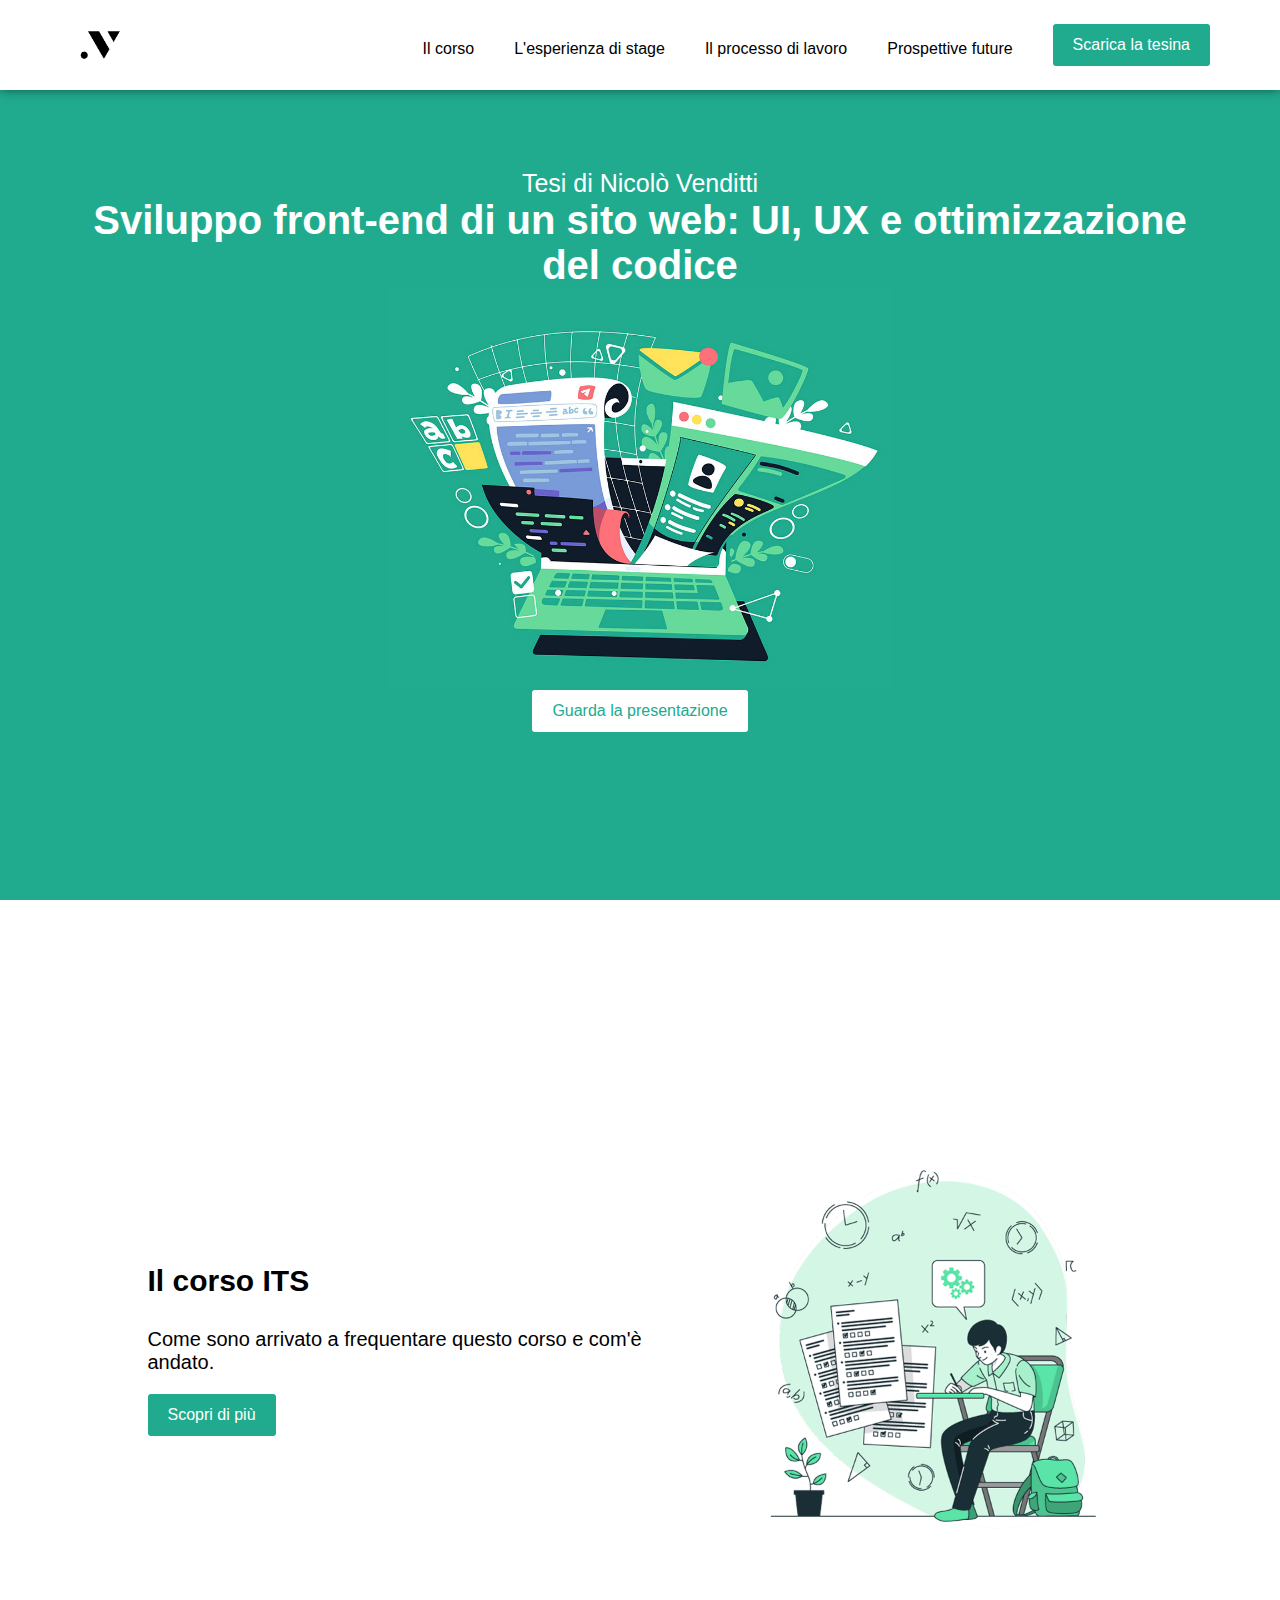
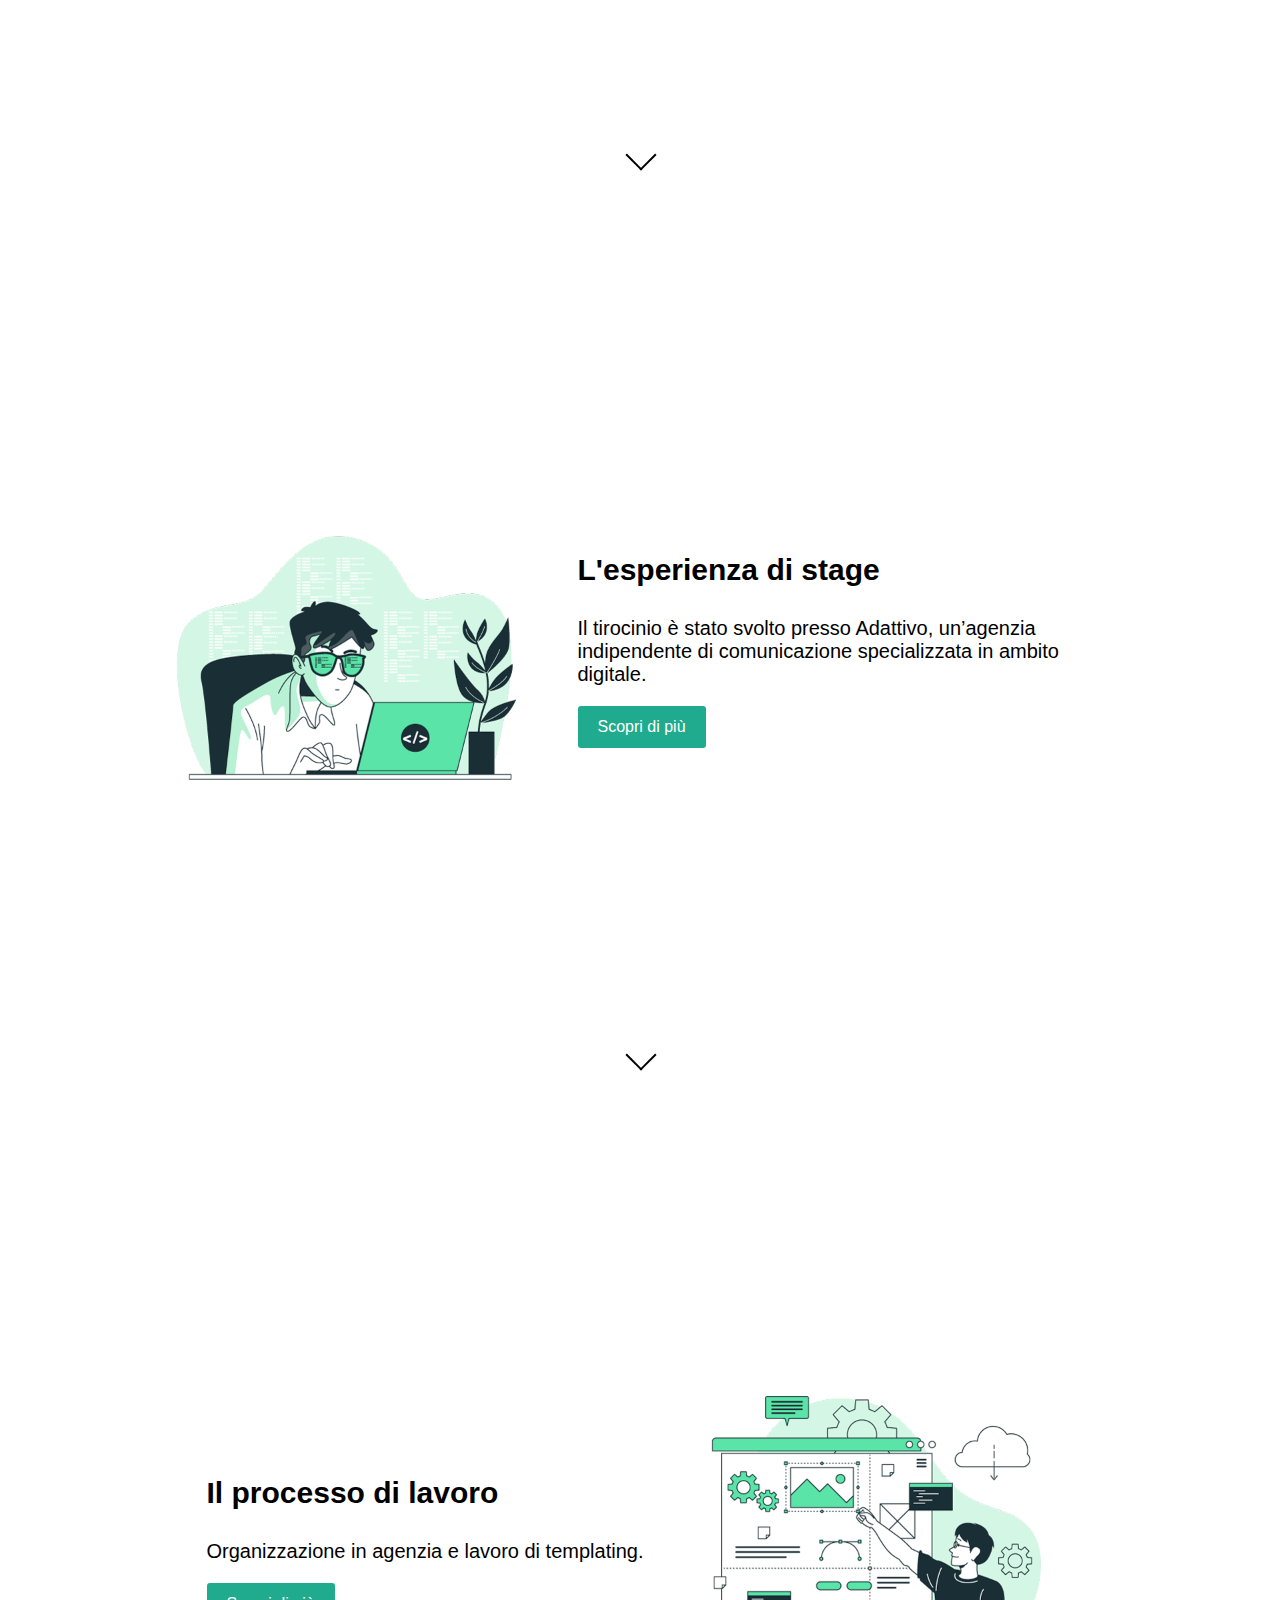
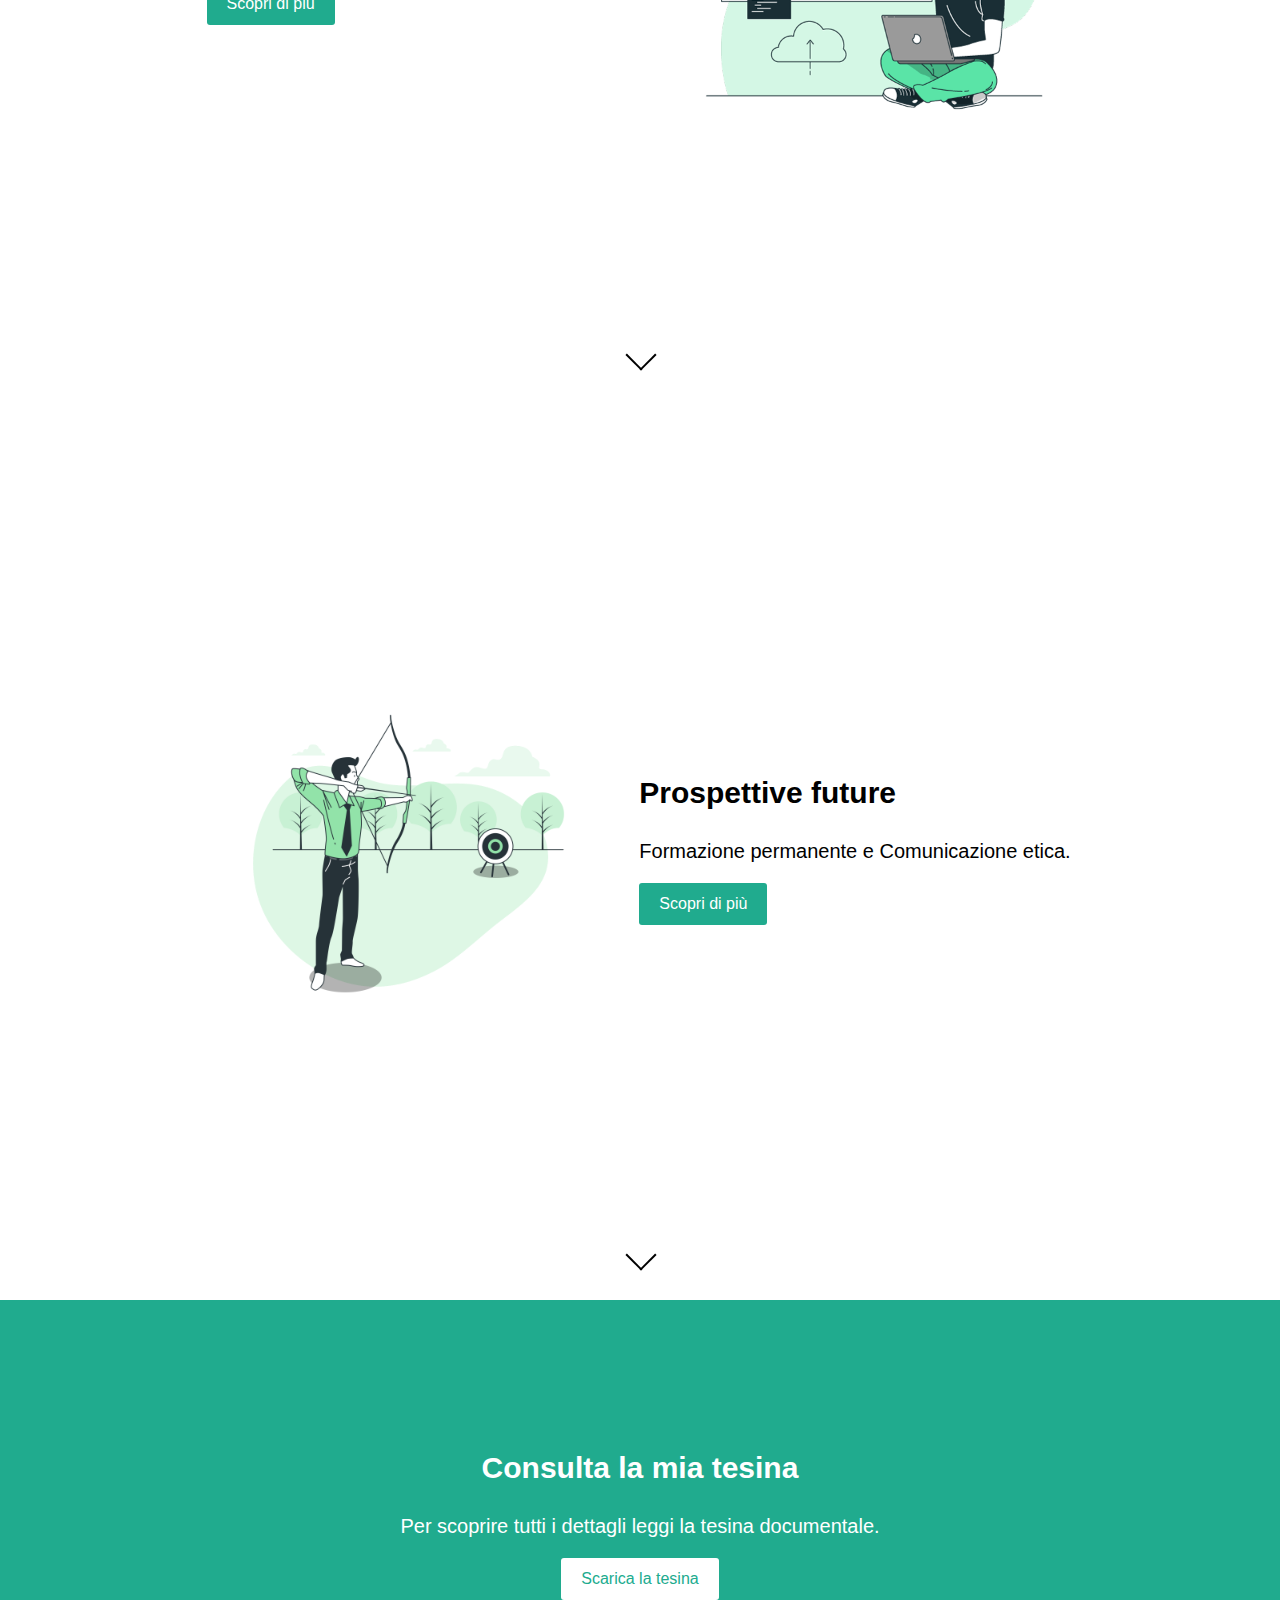
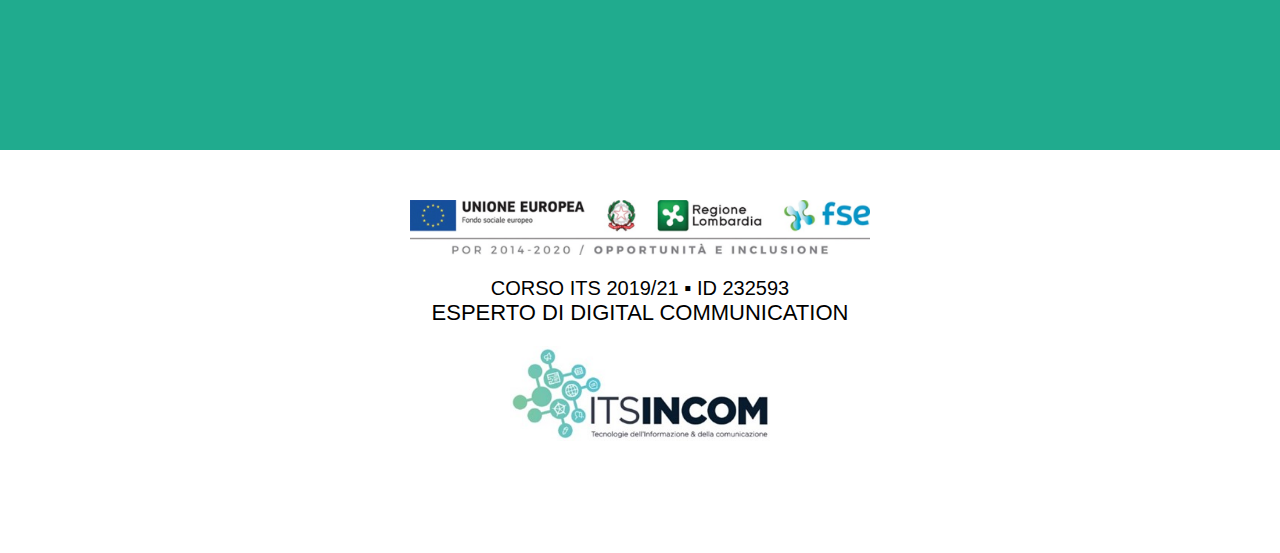
<file: index.html>
<!DOCTYPE html>
<html lang="it">
  <head>
    <meta charset="UTF-8" />
    <meta http-equiv="X-UA-Compatible" content="IE=edge" />
    <meta name="viewport" content="width=device-width, initial-scale=1.0" />
    <title>Tesi Nicolò Venditti</title>
    <link rel="stylesheet" href="styles/style.css" />
    <link rel="icon" type="image/png" href="/img/monogramma.png" />
  </head>
  <body class="home">
    <header class="main-header">
      <span class="dark-bg"></span>
      <div class="bg-white">
        <div class="container">
          <nav class="navbar">
            <div class="nav-menu">
              <div class="nav-link-wrapper">
                <a class="nav-link menu-toggler" href="#corso">Il corso</a>
              </div>
              <div class="nav-link-wrapper">
                <a class="nav-link menu-toggler" href="#stage">
                  L'esperienza di stage
                </a>
              </div>
              <div class="nav-link-wrapper">
                <a class="nav-link menu-toggler" href="#processo">
                  Il processo di lavoro
                </a>
              </div>
              <div class="nav-link-wrapper">
                <a class="nav-link menu-toggler" href="#futuro">
                  Prospettive future
                </a>
              </div>
              <a
                type="button"
                href="doc/Tesina DCOM 2021 NIcolò Venditti.pdf"
                target="_blank"
                class="link menu-toggler btn nav-btn"
              >
                Scarica la tesina
              </a>
            </div>
            <div class="nav-buttons">
              <a class="img-link" href="/">
                <img
                  class="navbar-logo"
                  src="/img/monogramma.png"
                  alt="Monogramma Nicolò Venditti"
                />
              </a>
              <button class="burger-icon menu-toggler">
                <span class="line top-line"></span>
                <span class="line middle-line"></span>
                <span class="line bottom-line"></span>
              </button>
            </div>
          </nav>
        </div>
      </div>
    </header>
    <main>
      <section class="hero">
        <div class="container">
          <h3 class="h3">Tesi di Nicolò Venditti</h3>
          <h1 class="h1">
            Sviluppo front-end di un sito web: UI, UX e ottimizzazione del
            codice
          </h1>
          <img src="img/img-hero.jpg" alt="PC" />
          <a type="button" href="#corso" class="link btn inverted centered">
            Guarda la presentazione</a
          >
        </div>
      </section>
      <section class="corso" id="corso">
        <div class="container">
          <div class="row">
            <div class="col order-2 order-1-desktop">
              <div class="text-wrapper">
                <h2 class="h2">Il corso ITS</h2>
                <p>
                  Come sono arrivato a frequentare questo corso e com'è andato.
                </p>
                <a type="button" href="corso/" class="link btn">
                  Scopri di più
                </a>
              </div>
            </div>
            <div class="col order-1 order-2-desktop">
              <img src="./img/img-corso.png" alt="Studente corso ITS." />
            </div>
          </div>
          <a href="#stage" class="down-arrow"></a>
        </div>
      </section>
      <section class="stage" id="stage">
        <div class="container">
          <div class="row">
            <div class="col">
              <img
                src="./img/img-stage.png"
                alt="Sviluppatore durante un lavoro."
              />
            </div>
            <div class="col">
              <div class="text-wrapper">
                <h2 class="h2">L'esperienza di stage</h2>
                <p>
                  Il tirocinio è stato svolto presso Adattivo, un’agenzia
                  indipendente di comunicazione specializzata in ambito
                  digitale.
                </p>
                <a type="button" href="/stage/" class="link btn">
                  Scopri di più
                </a>
              </div>
            </div>
          </div>
          <a href="#processo" class="down-arrow"></a>
        </div>
      </section>
      <section class="processo" id="processo">
        <div class="container">
          <div class="row">
            <div class="col order-2 order-1-desktop">
              <div class="text-wrapper">
                <h2 class="h2">Il processo di lavoro</h2>
                <p>Organizzazione in agenzia e lavoro di templating.</p>
                <a type="button" href="/processo/" class="link btn">
                  Scopri di più
                </a>
              </div>
            </div>
            <div class="col order-1 order-2-desktop">
              <img src="./img/img-processo.png" alt="Processo di lavoro." />
            </div>
          </div>
          <a href="#futuro" class="down-arrow"></a>
        </div>
      </section>
      <section class="futuro" id="futuro">
        <div class="container">
          <div class="row">
            <div class="col">
              <img src="./img/Target-bro.png" alt="Prospettive future" />
            </div>
            <div class="col">
              <div class="text-wrapper">
                <h2 class="h2">Prospettive future</h2>
                <p>Formazione permanente e Comunicazione etica.</p>
                <a type="button" href="/prospettive/" class="link btn">
                  Scopri di più
                </a>
              </div>
            </div>
          </div>
          <a href="#cta" class="down-arrow"></a>
        </div>
      </section>
      <section class="cta" id="cta">
        <div class="container">
          <h2 class="h2">Consulta la mia tesina</h2>
          <p>Per scoprire tutti i dettagli leggi la tesina documentale.</p>
          <a
            type="button"
            href="doc/Tesina DCOM 2021 NIcolò Venditti.pdf"
            target="_blank"
            class="link btn inverted centered"
          >
            Scarica la tesina</a
          >
        </div>
      </section>
    </main>
    <footer>
      <div class="container">
        <img src="img/loghi-partner.jpg" alt="Loghi partner" />
        <h5 class="h5">CORSO ITS 2019/21 ▪ ID 232593</h5>
        <h4 class="h4">ESPERTO DI DIGITAL COMMUNICATION</h4>
        <div class="dcom">
          <img src="img/logo-dcom.jpg" alt="Logo DCOM" />
        </div>
      </div>
    </footer>
    <script
      src="https://code.jquery.com/jquery-3.6.0.min.js"
      integrity="sha256-/xUj+3OJU5yExlq6GSYGSHk7tPXikynS7ogEvDej/m4="
      crossorigin="anonymous"
    ></script>
    <script src="js/navMenu.js"></script>
  </body>
</html>
</file>
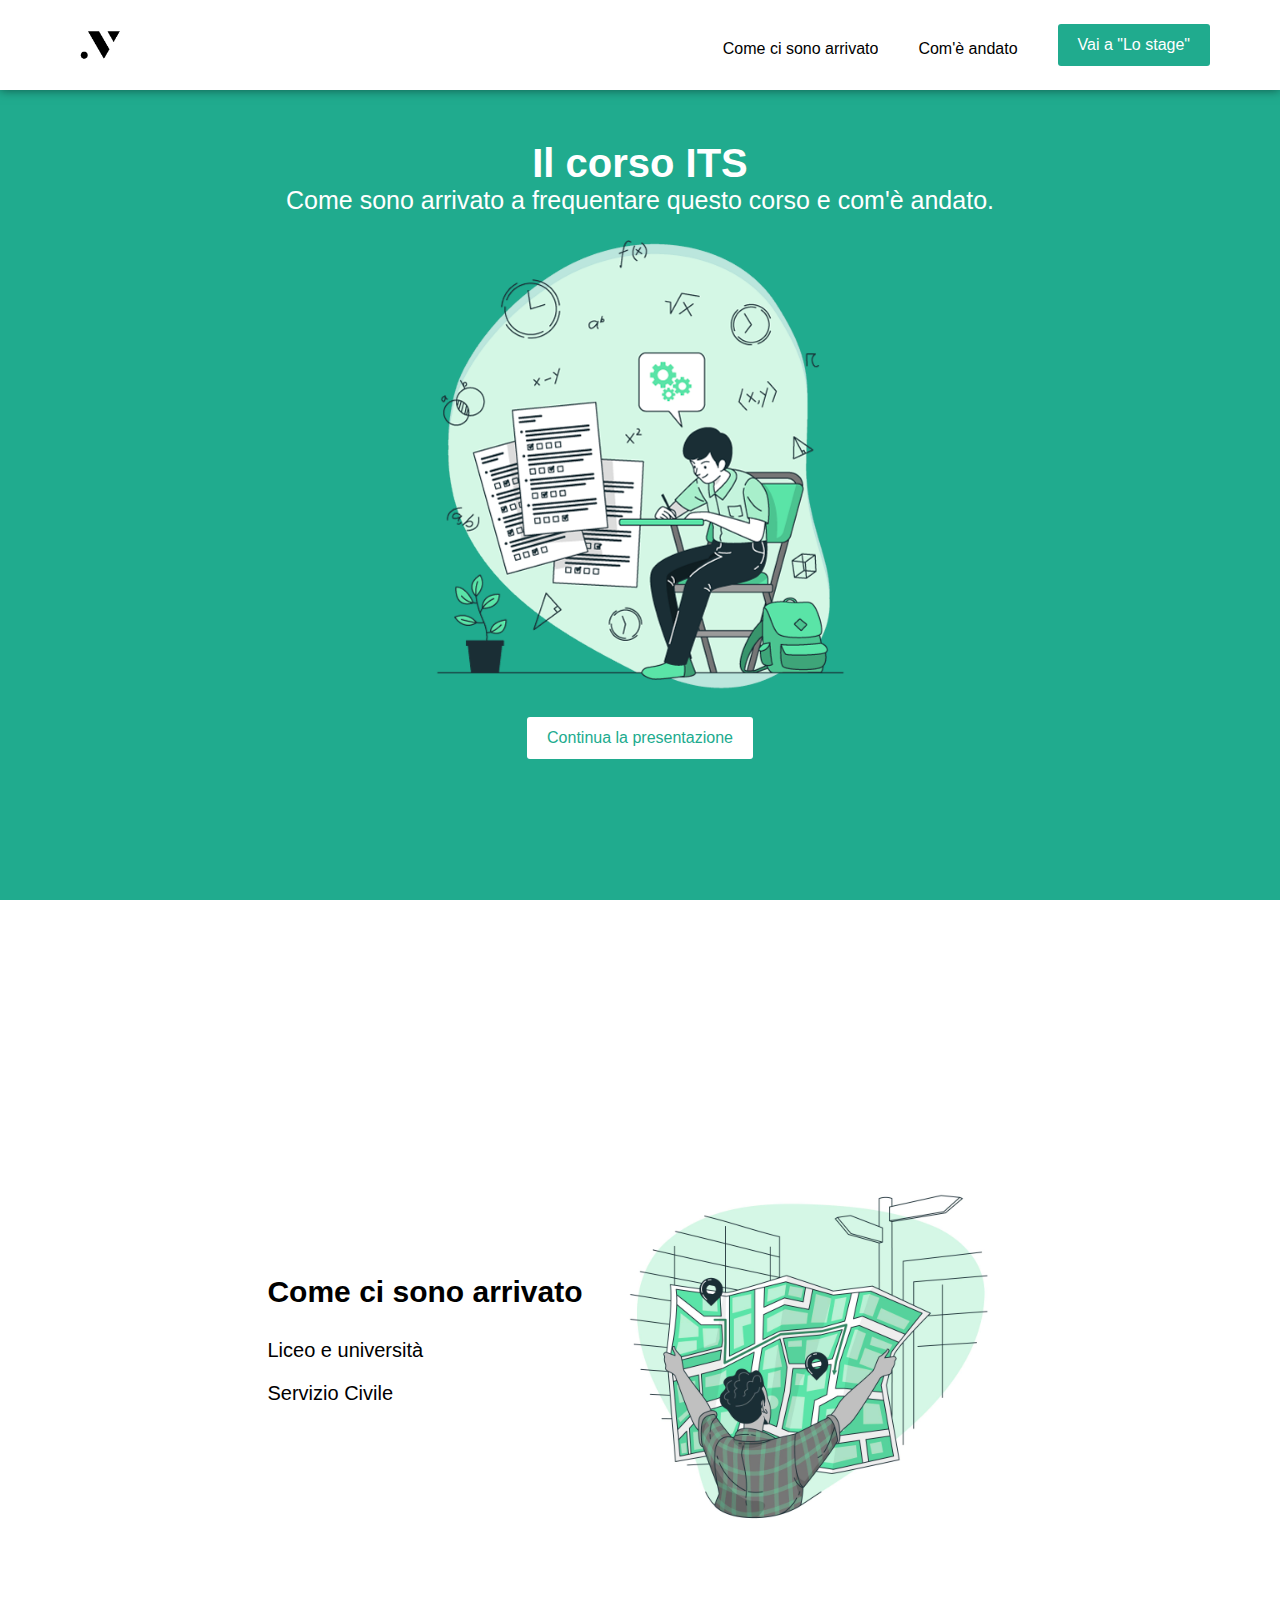
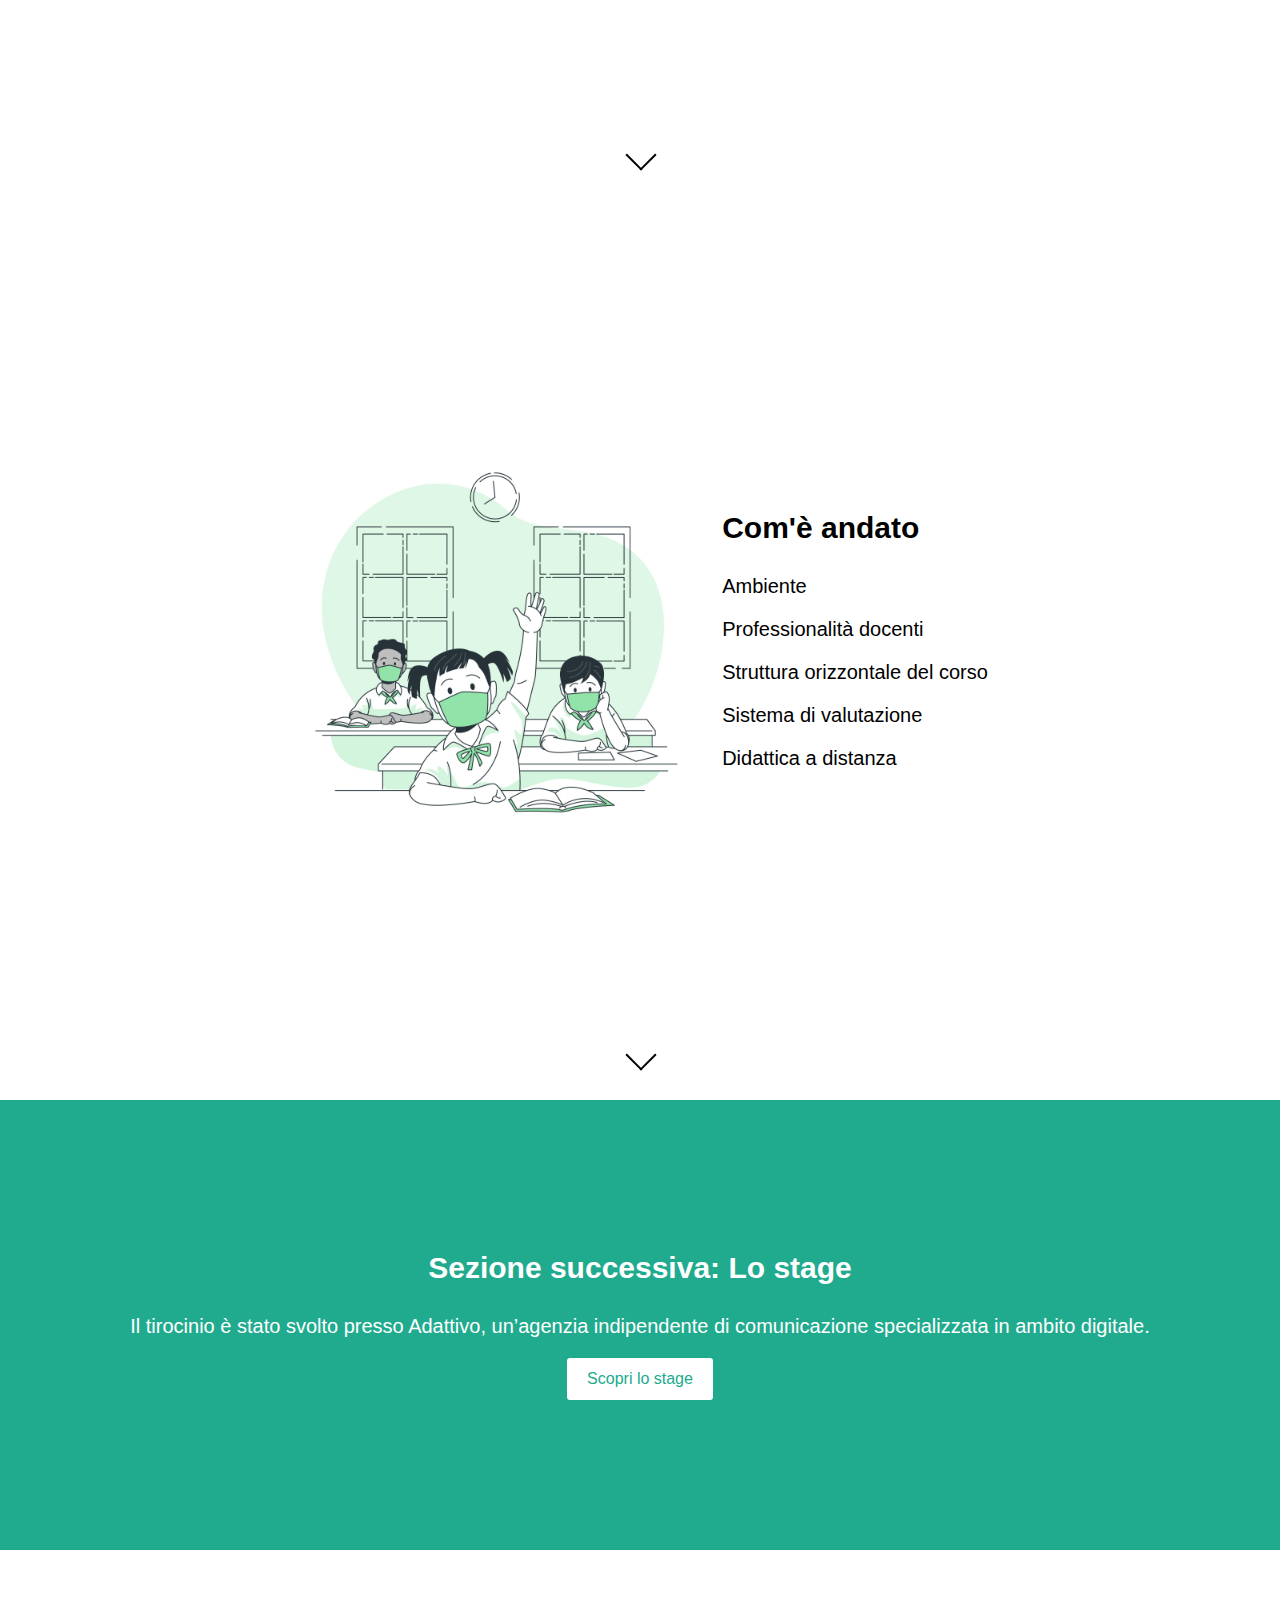
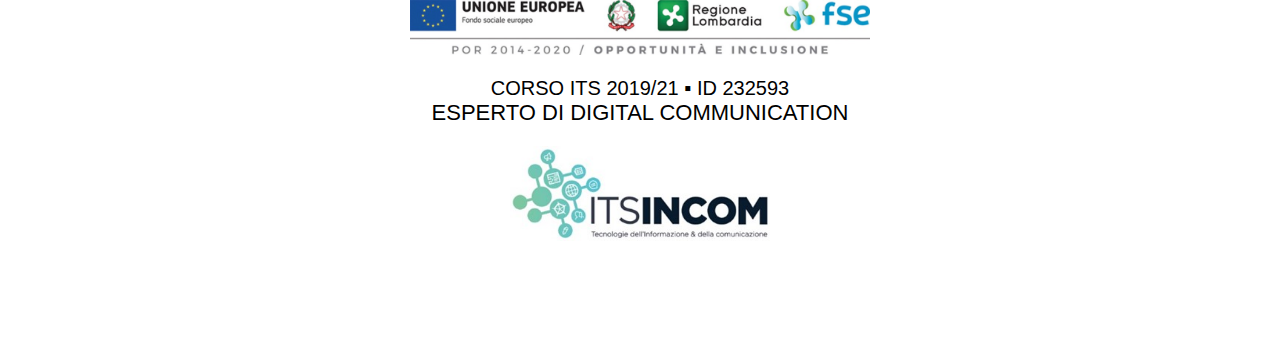
<file: corso/index.html>
<!DOCTYPE html>
<html lang="it">
  <head>
    <meta charset="UTF-8" />
    <meta http-equiv="X-UA-Compatible" content="IE=edge" />
    <meta name="viewport" content="width=device-width, initial-scale=1.0" />
    <title>Il corso</title>
    <link rel="stylesheet" href="/styles/style.css" />
    <link rel="icon" type="image/png" href="/img/monogramma.png" />
  </head>
  <body class="corso">
    <header class="main-header">
      <span class="dark-bg"></span>
      <div class="bg-white">
        <div class="container">
          <nav class="navbar">
            <div class="nav-menu">
              <div class="nav-link-wrapper">
                <a class="nav-link menu-toggler" href="#percorso">
                  Come ci sono arrivato
                </a>
              </div>
              <div class="nav-link-wrapper">
                <a class="nav-link menu-toggler" href="#verifica">
                  Com'è andato
                </a>
              </div>
              <a
                type="button"
                href="/stage"
                class="link menu-toggler btn nav-btn"
              >
                Vai a "Lo stage"
              </a>
            </div>
            <div class="nav-buttons">
              <a class="img-link" href="/">
                <img
                  class="navbar-logo"
                  src="/img/monogramma.png"
                  alt="Monogramma Nicolò Venditti"
                />
              </a>
              <button class="burger-icon menu-toggler">
                <span class="line top-line"></span>
                <span class="line middle-line"></span>
                <span class="line bottom-line"></span>
              </button>
            </div>
          </nav>
        </div>
      </div>
    </header>
    <main>
      <section class="hero">
        <div class="container">
          <h1 class="h1">Il corso ITS</h1>
          <h3 class="h3">
            Come sono arrivato a frequentare questo corso e com'è andato.
          </h3>
          <img src="/img/img-corso.png" alt="Corso ITS" />
          <a type="button" href="#percorso" class="link btn inverted centered">
            Continua la presentazione</a
          >
        </div>
      </section>
      <section class="percorso" id="percorso">
        <div class="container">
          <div class="row">
            <div class="col order-2 order-1-desktop">
              <div class="text-wrapper">
                <h2 class="h2">Come ci sono arrivato</h2>
                <p>Liceo e università</p>
                <p>Servizio Civile</p>
              </div>
            </div>
            <div class="col order-1 order-2-desktop">
              <img src="/img/img-direzione.jpg" alt="Percorso" />
            </div>
          </div>
          <a href="#verifica" class="down-arrow"></a>
        </div>
      </section>
      <section class="verifica" id="verifica">
        <div class="container">
          <div class="row">
            <div class="col">
              <img
                src="/img/mascherine.jpg"
                alt="Sviluppatore durante un lavoro."
              />
            </div>
            <div class="col">
              <div class="text-wrapper">
                <h2 class="h2">Com'è andato</h2>
                <p>Ambiente</p>
                <p>Professionalità docenti</p>
                <p>Struttura orizzontale del corso</p>
                <p>Sistema di valutazione</p>
                <p>Didattica a distanza</p>
              </div>
            </div>
          </div>
          <a href="#cta" class="down-arrow"></a>
        </div>
      </section>
      <section class="cta" id="cta">
        <div class="container">
          <h2 class="h2">Sezione successiva: Lo stage</h2>
          <p>
            Il tirocinio è stato svolto presso Adattivo, un’agenzia indipendente
            di comunicazione specializzata in ambito digitale.
          </p>
          <a type="button" href="/stage" class="link btn inverted centered">
            Scopri lo stage</a
          >
        </div>
      </section>
    </main>
    <footer>
      <div class="container">
        <img src="/img/loghi-partner.jpg" alt="Loghi partner" />
        <h5 class="h5">CORSO ITS 2019/21 ▪ ID 232593</h5>
        <h4 class="h4">ESPERTO DI DIGITAL COMMUNICATION</h4>
        <div class="dcom">
          <img src="/img/logo-dcom.jpg" alt="Logo DCOM" />
        </div>
      </div>
    </footer>
    <script
      src="https://code.jquery.com/jquery-3.6.0.min.js"
      integrity="sha256-/xUj+3OJU5yExlq6GSYGSHk7tPXikynS7ogEvDej/m4="
      crossorigin="anonymous"
    ></script>
    <script src="/js/navMenu.js"></script>
  </body>
</html>
</file>
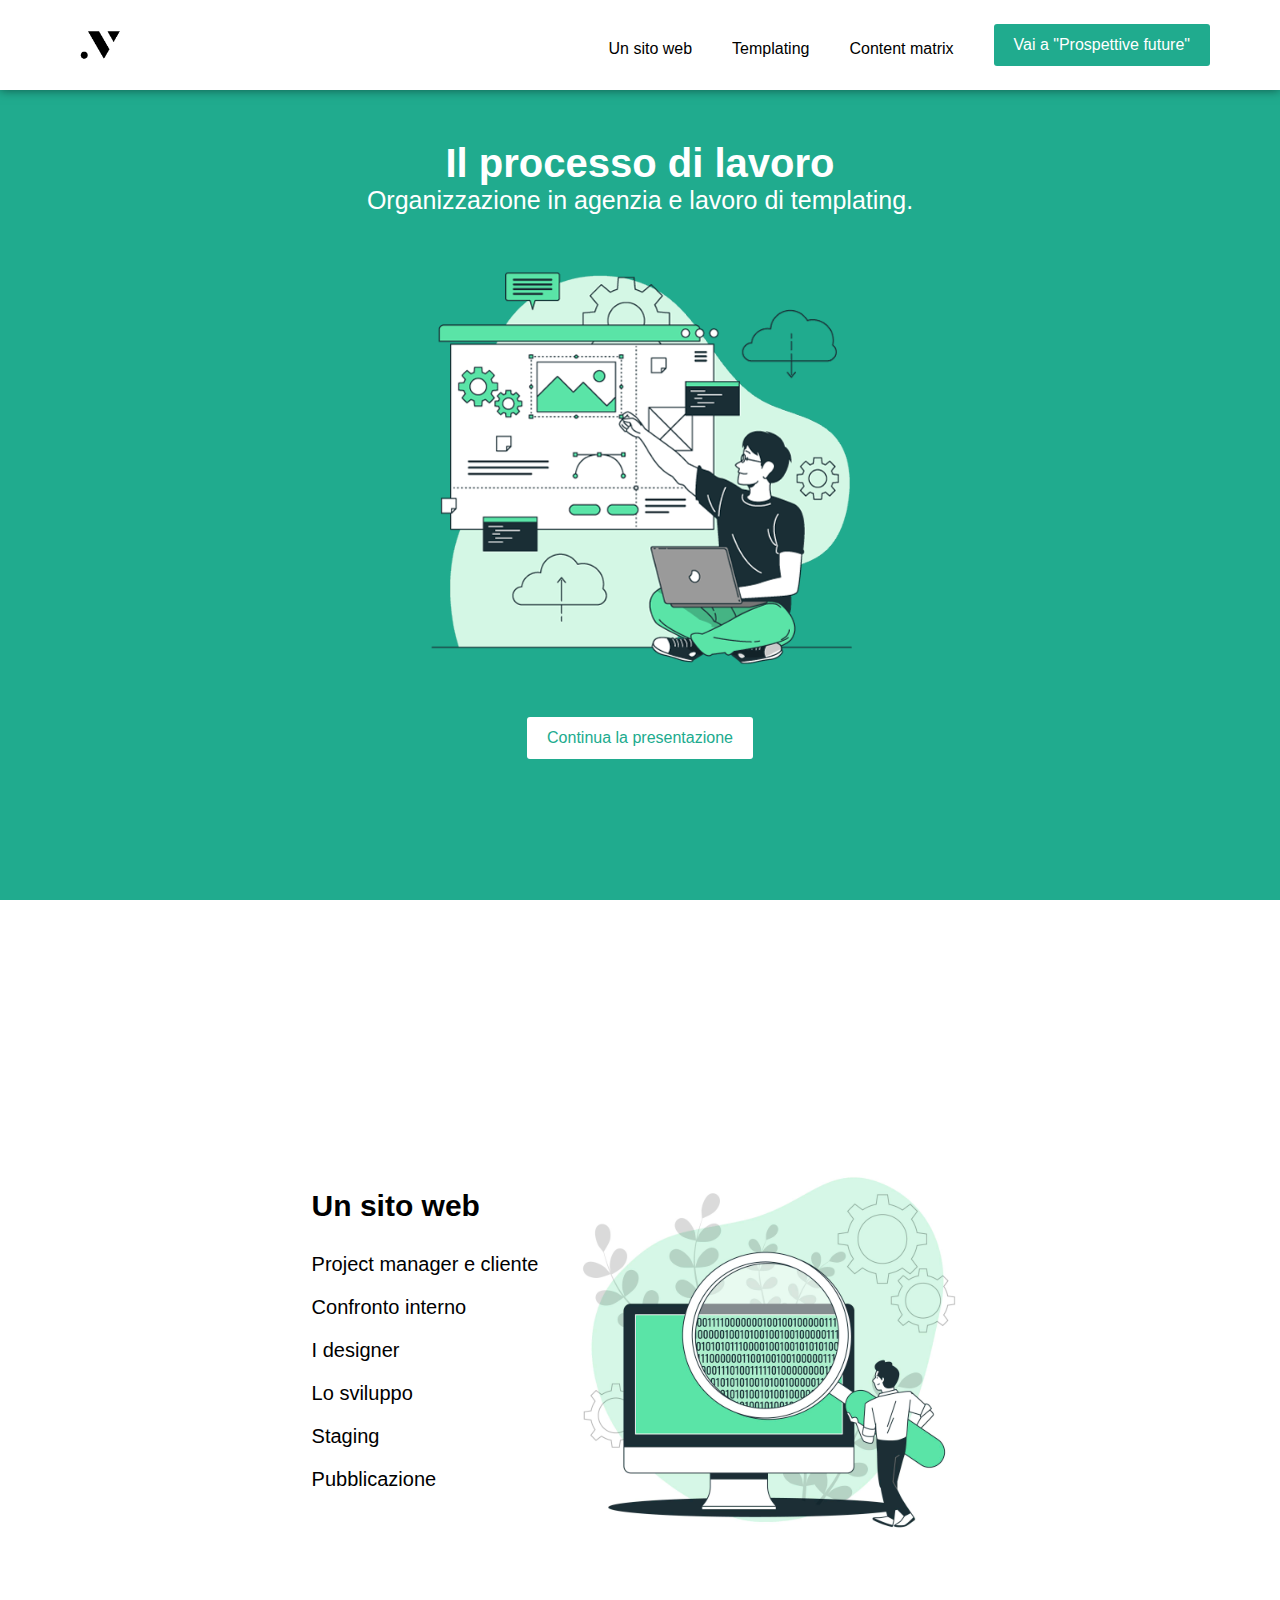
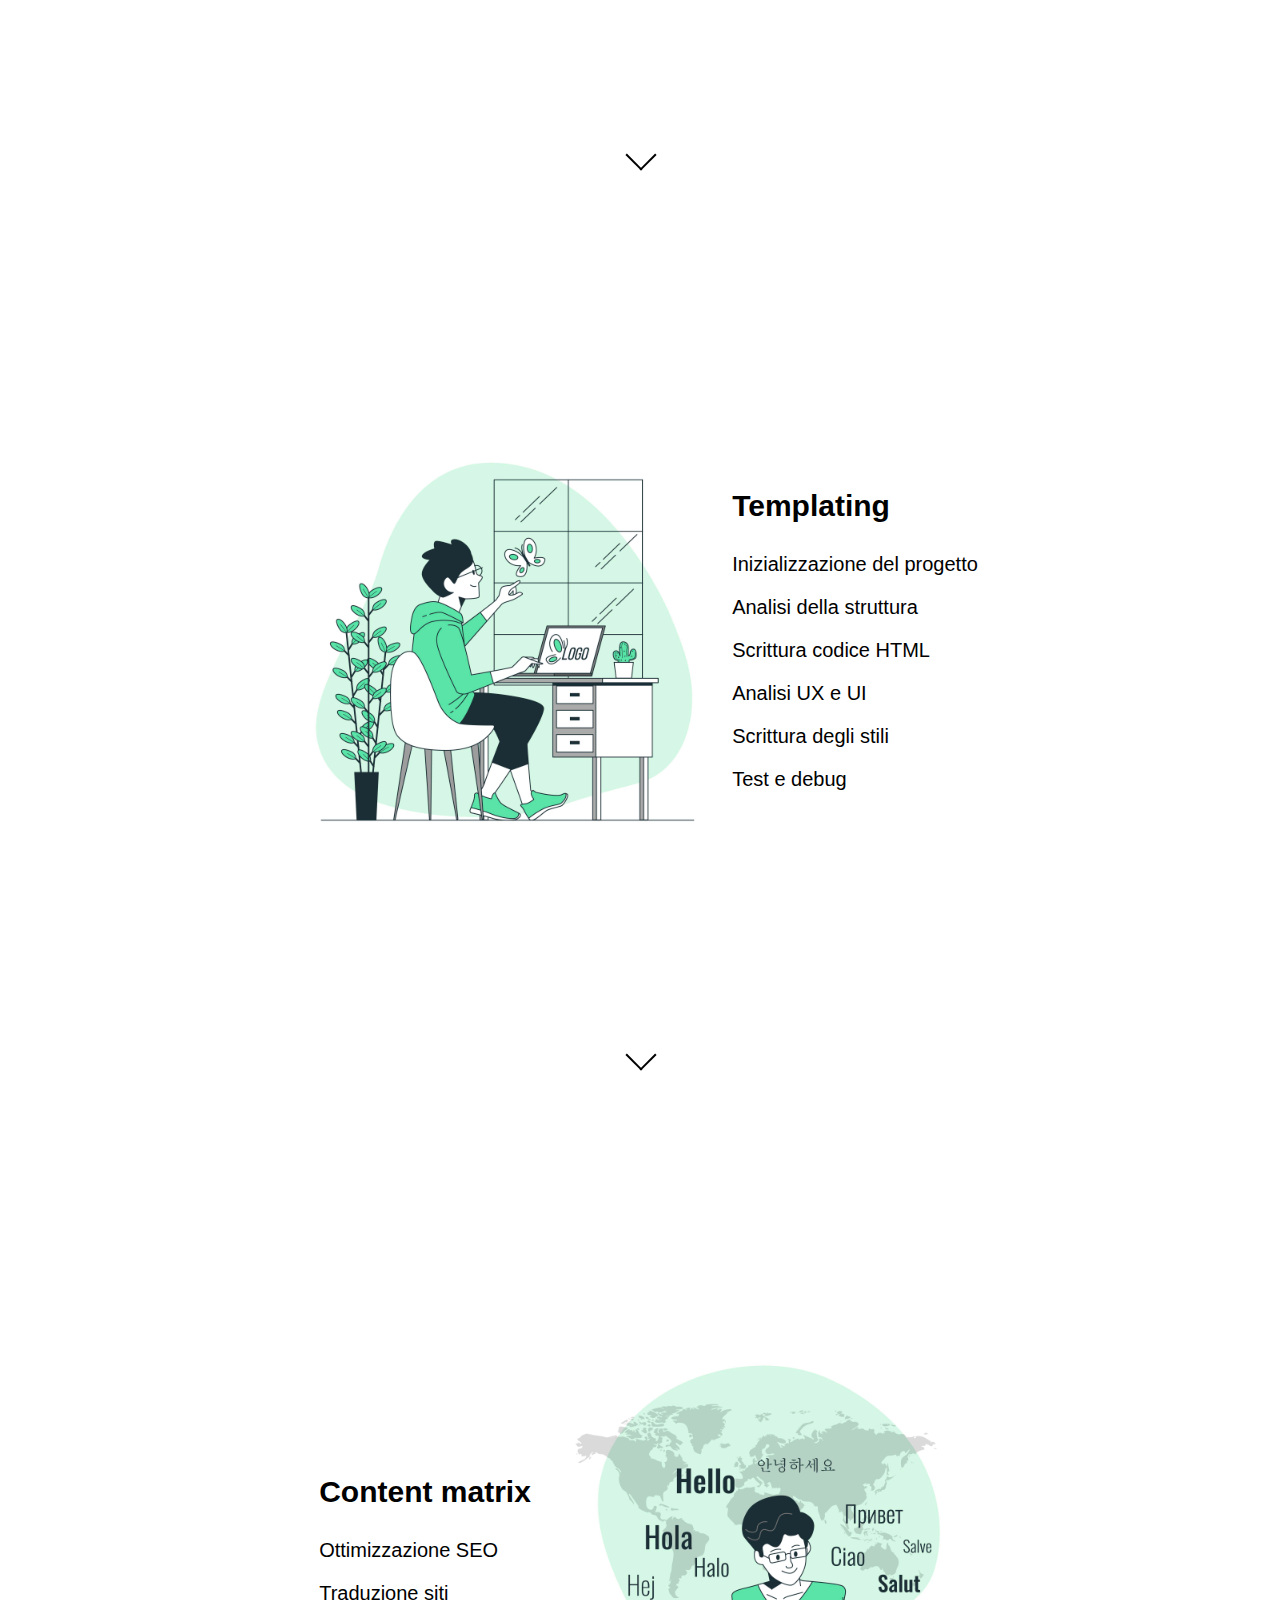
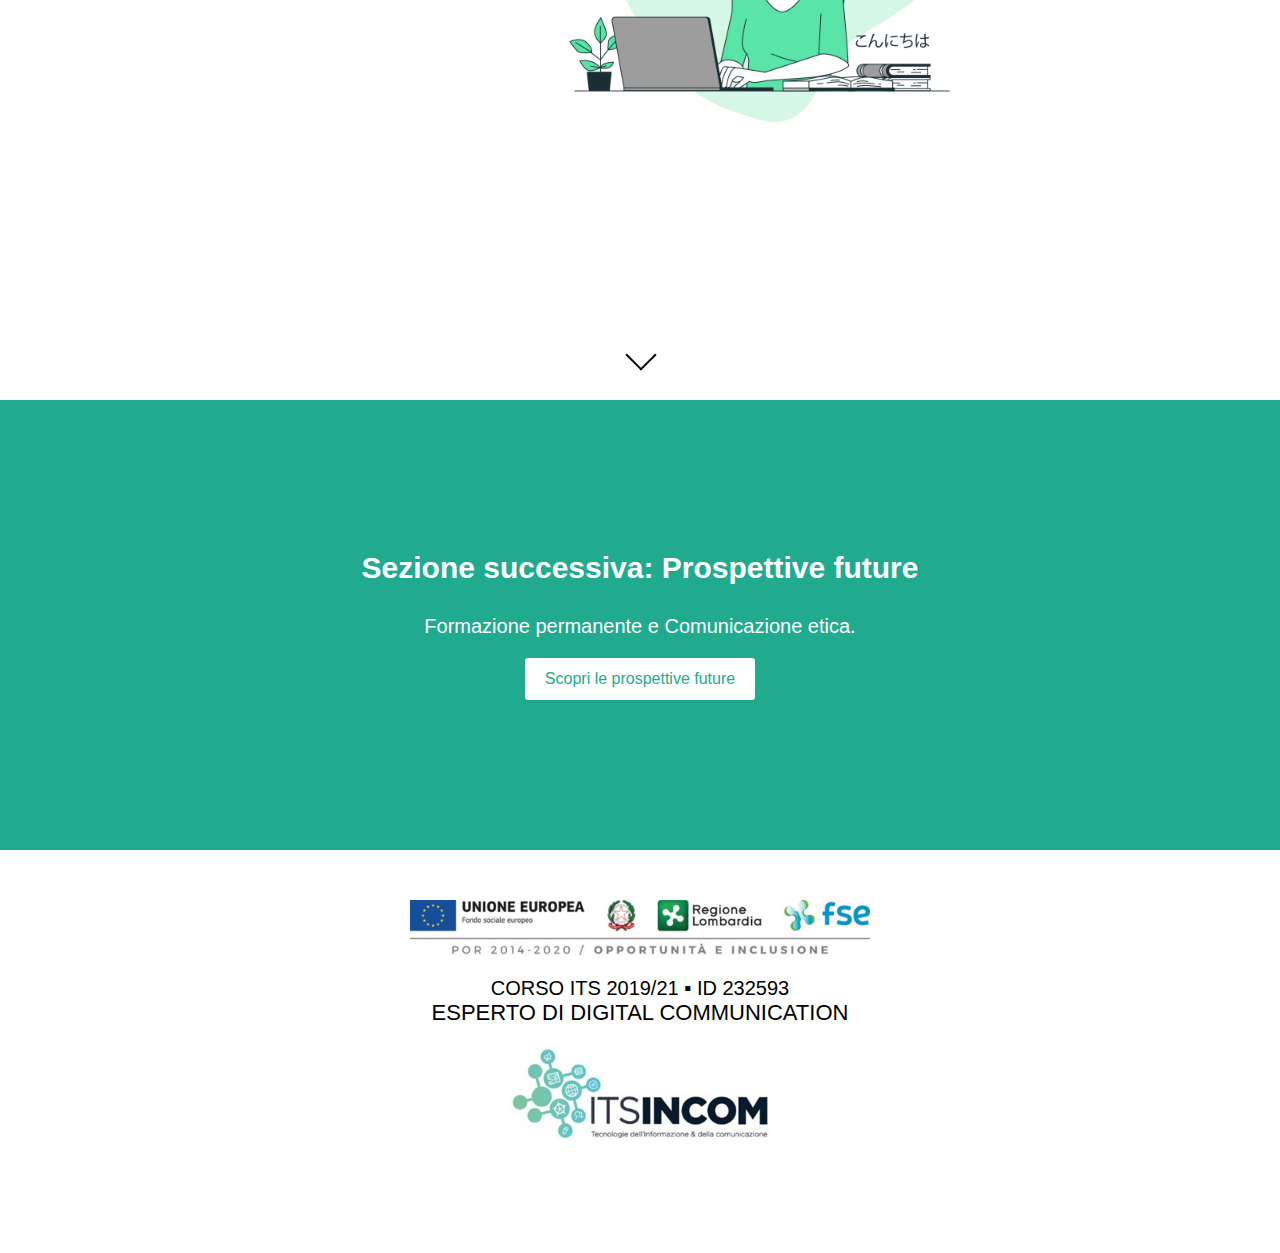
<file: processo/index.html>
<!DOCTYPE html>
<html lang="it">
  <head>
    <meta charset="UTF-8" />
    <meta http-equiv="X-UA-Compatible" content="IE=edge" />
    <meta name="viewport" content="width=device-width, initial-scale=1.0" />
    <title>Il processo di lavoro</title>
    <link rel="stylesheet" href="/styles/style.css" />
    <link rel="icon" type="image/png" href="/img/monogramma.png" />
  </head>
  <body class="processo">
    <header class="main-header">
      <span class="dark-bg"></span>
      <div class="bg-white">
        <div class="container">
          <nav class="navbar">
            <div class="nav-menu">
              <div class="nav-link-wrapper">
                <a class="nav-link menu-toggler" href="#sito"> Un sito web </a>
              </div>
              <div class="nav-link-wrapper">
                <a class="nav-link menu-toggler" href="#templating">
                  Templating
                </a>
              </div>
              <div class="nav-link-wrapper">
                <a class="nav-link menu-toggler" href="#matrix">
                  Content matrix
                </a>
              </div>
              <a
                type="button"
                href="/prospettive/"
                class="link menu-toggler btn nav-btn"
              >
                Vai a "Prospettive future"
              </a>
            </div>
            <div class="nav-buttons">
              <a class="img-link" href="/">
                <img
                  class="navbar-logo"
                  src="/img/monogramma.png"
                  alt="Monogramma Nicolò Venditti"
                />
              </a>
              <button class="burger-icon menu-toggler">
                <span class="line top-line"></span>
                <span class="line middle-line"></span>
                <span class="line bottom-line"></span>
              </button>
            </div>
          </nav>
        </div>
      </div>
    </header>
    <main>
      <section class="hero">
        <div class="container">
          <h1 class="h1">Il processo di lavoro</h1>
          <h3 class="h3">Organizzazione in agenzia e lavoro di templating.</h3>
          <img src="/img/img-processo.png" alt="Il processo" />
          <a type="button" href="#sito" class="link btn inverted centered">
            Continua la presentazione</a
          >
        </div>
      </section>
      <section class="sito" id="sito">
        <div class="container">
          <div class="row">
            <div class="col order-2 order-1-desktop">
              <div class="text-wrapper">
                <h2 class="h2">Un sito web</h2>
                <p>Project manager e cliente</p>
                <p>Confronto interno</p>
                <p>I designer</p>
                <p>Lo sviluppo</p>
                <p>Staging</p>
                <p>Pubblicazione</p>
              </div>
            </div>
            <div class="col order-1 order-2-desktop">
              <img src="/img/sitoweb.jpg" alt="Sito web." />
            </div>
          </div>
          <a href="#templating" class="down-arrow"></a>
        </div>
      </section>
      <section class="templating" id="templating">
        <div class="container">
          <div class="row">
            <div class="col">
              <img src="/img/layout.jpg" alt="Layout" />
            </div>
            <div class="col">
              <div class="text-wrapper">
                <h2 class="h2">Templating</h2>
                <p>Inizializzazione del progetto</p>
                <p>Analisi della struttura</p>
                <p>Scrittura codice HTML</p>
                <p>Analisi UX e UI</p>
                <p>Scrittura degli stili</p>
                <p>Test e debug</p>
              </div>
            </div>
          </div>
          <a href="#matrix" class="down-arrow"></a>
        </div>
      </section>
      <section class="matrix" id="matrix">
        <div class="container">
          <div class="row">
            <div class="col order-2 order-1-desktop">
              <div class="text-wrapper">
                <h2 class="h2">Content matrix</h2>
                <p>Ottimizzazione SEO</p>
                <p>Traduzione siti</p>
              </div>
            </div>
            <div class="col order-1 order-2-desktop">
              <img src="/img/traduttore.jpg" alt="Traduttore" />
            </div>
          </div>
          <a href="#cta" class="down-arrow"></a>
        </div>
      </section>
      <section class="cta" id="cta">
        <div class="container">
          <h2 class="h2">Sezione successiva: Prospettive future</h2>
          <p>Formazione permanente e Comunicazione etica.</p>
          <a
            type="button"
            href="/prospettive/"
            class="link btn inverted centered"
          >
            Scopri le prospettive future</a
          >
        </div>
      </section>
    </main>
    <footer>
      <div class="container">
        <img src="/img/loghi-partner.jpg" alt="Loghi partner" />
        <h5 class="h5">CORSO ITS 2019/21 ▪ ID 232593</h5>
        <h4 class="h4">ESPERTO DI DIGITAL COMMUNICATION</h4>
        <div class="dcom">
          <img src="/img/logo-dcom.jpg" alt="Logo DCOM" />
        </div>
      </div>
    </footer>
    <script
      src="https://code.jquery.com/jquery-3.6.0.min.js"
      integrity="sha256-/xUj+3OJU5yExlq6GSYGSHk7tPXikynS7ogEvDej/m4="
      crossorigin="anonymous"
    ></script>
    <script src="/js/navMenu.js"></script>
  </body>
</html>
</file>
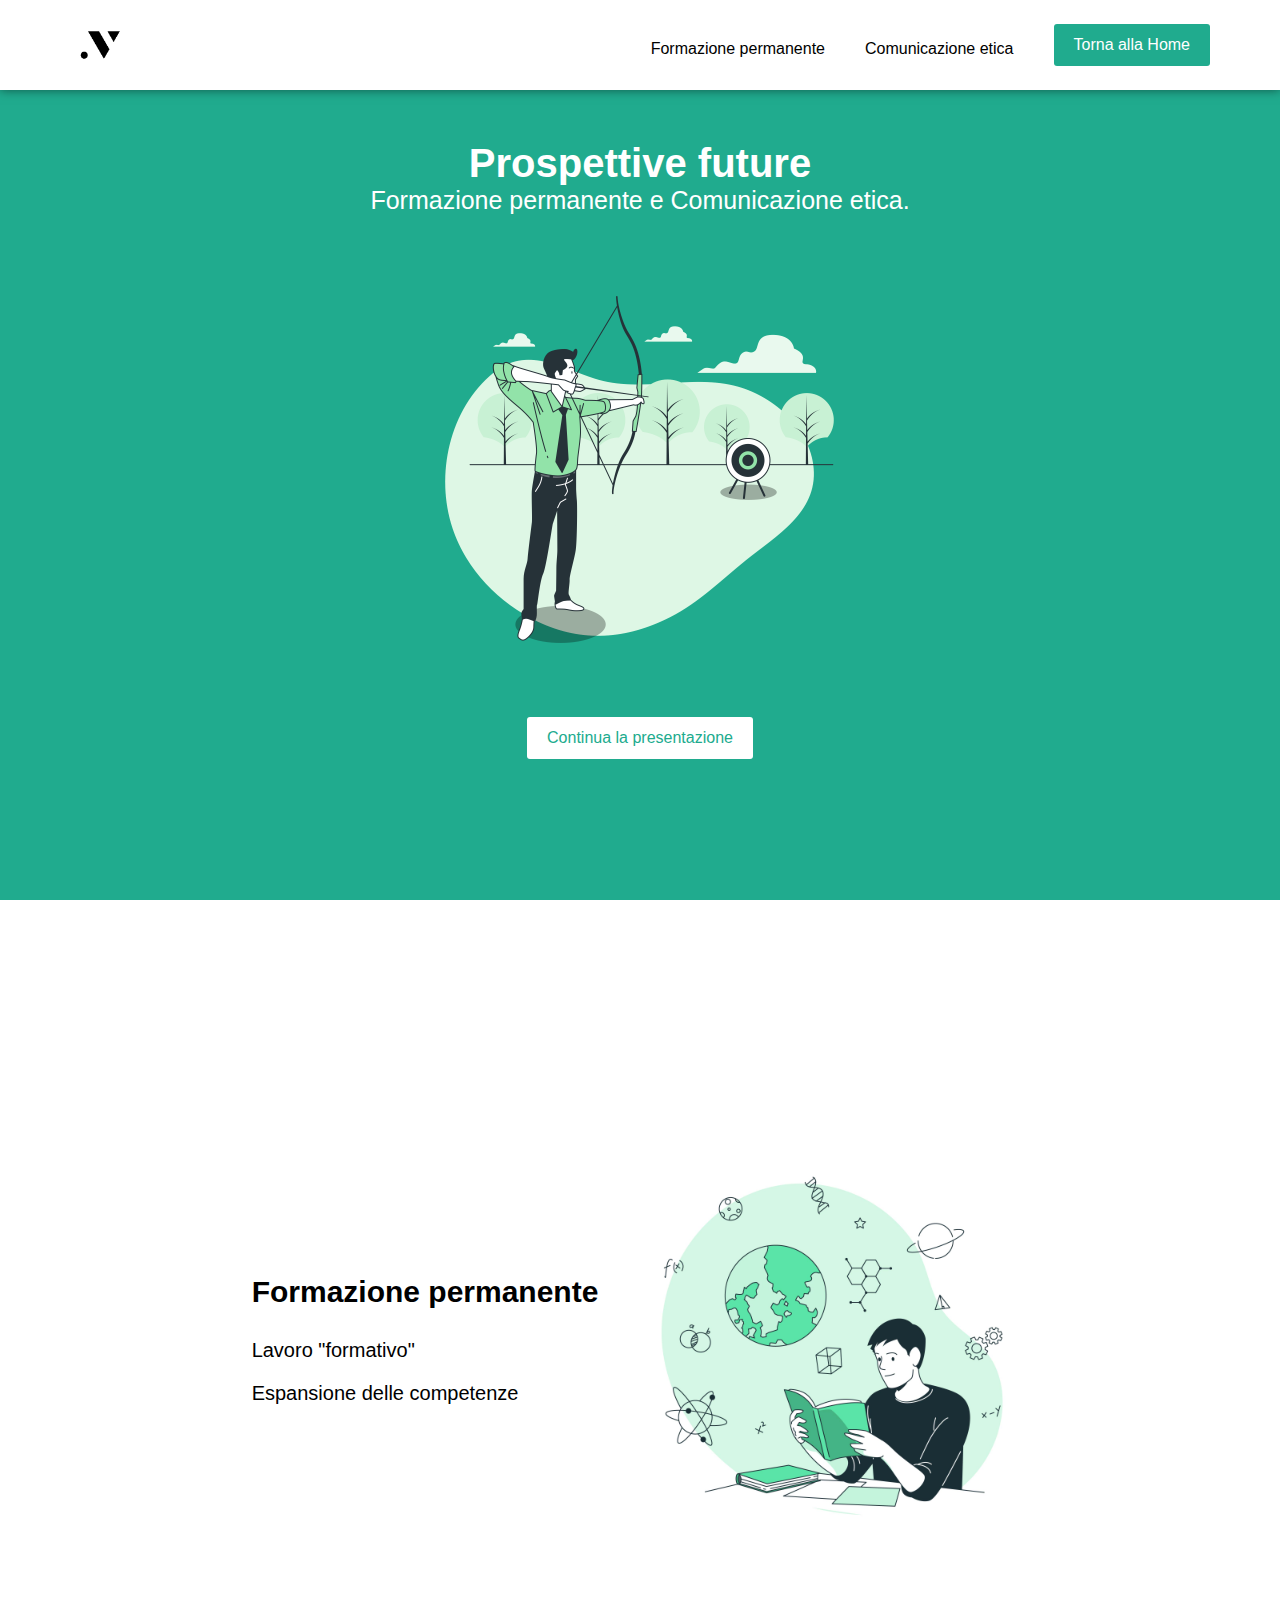
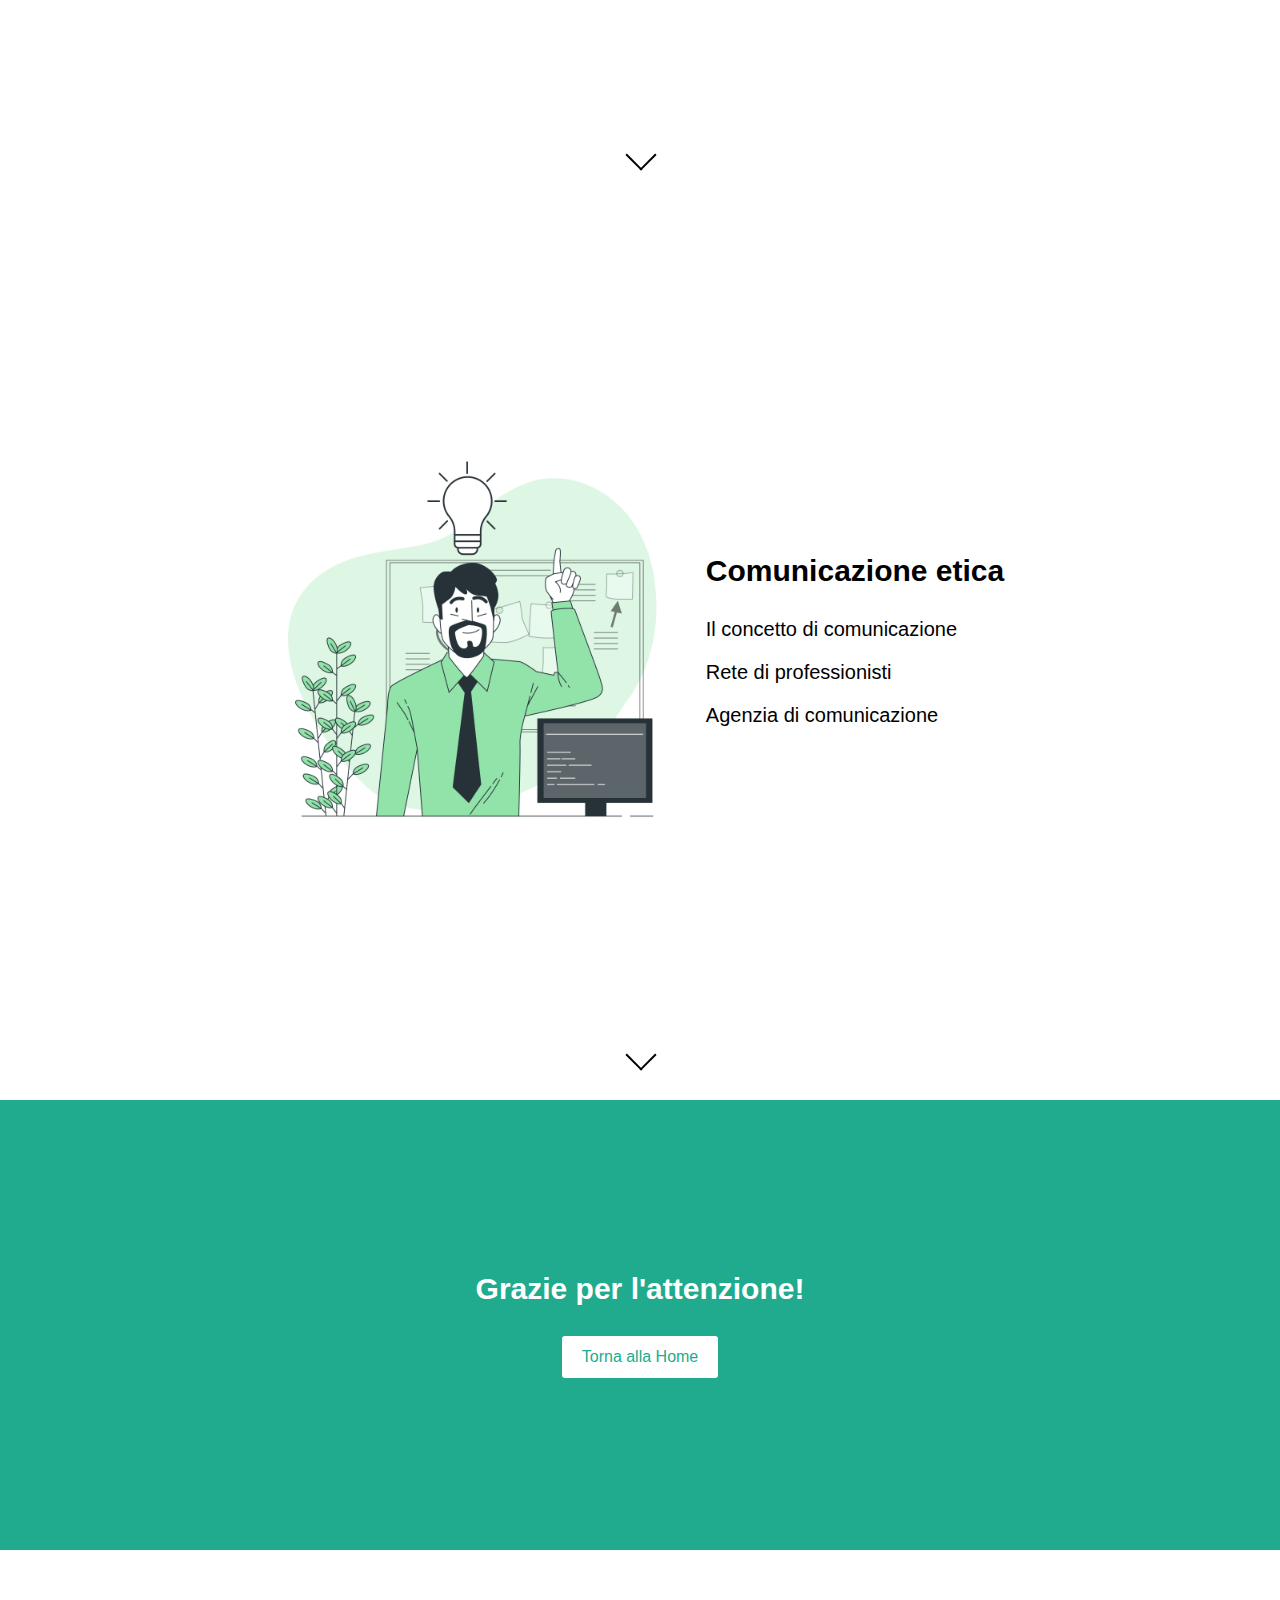
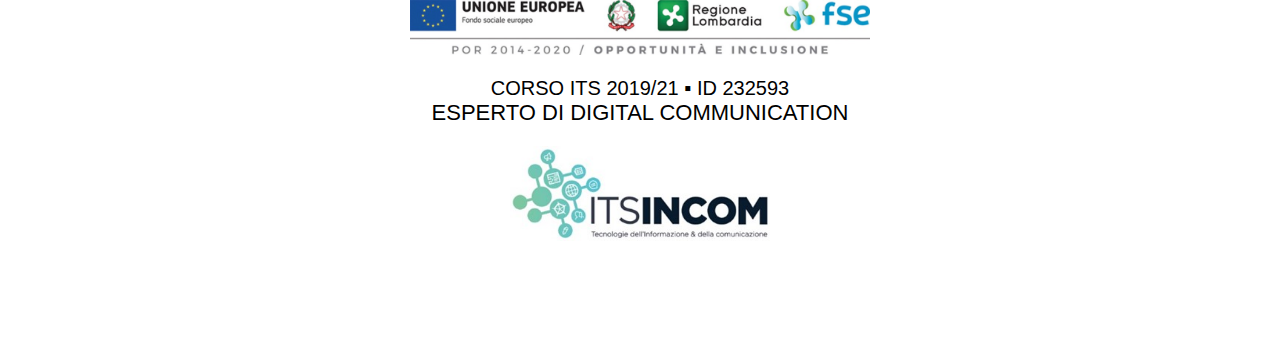
<file: prospettive/index.html>
<!DOCTYPE html>
<html lang="it">
  <head>
    <meta charset="UTF-8" />
    <meta http-equiv="X-UA-Compatible" content="IE=edge" />
    <meta name="viewport" content="width=device-width, initial-scale=1.0" />
    <title>Propsettive future</title>
    <link rel="stylesheet" href="/styles/style.css" />
    <link rel="icon" type="image/png" href="/img/monogramma.png" />
  </head>
  <body class="futuro">
    <header class="main-header">
      <span class="dark-bg"></span>
      <div class="bg-white">
        <div class="container">
          <nav class="navbar">
            <div class="nav-menu">
              <div class="nav-link-wrapper">
                <a class="nav-link menu-toggler" href="#formazione">
                  Formazione permanente
                </a>
              </div>
              <div class="nav-link-wrapper">
                <a class="nav-link menu-toggler" href="#etica">
                  Comunicazione etica
                </a>
              </div>
              <a type="button" href="/" class="link menu-toggler btn nav-btn">
                Torna alla Home
              </a>
            </div>
            <div class="nav-buttons">
              <a class="img-link" href="/">
                <img
                  class="navbar-logo"
                  src="/img/monogramma.png"
                  alt="Monogramma Nicolò Venditti"
                />
              </a>
              <button class="burger-icon menu-toggler">
                <span class="line top-line"></span>
                <span class="line middle-line"></span>
                <span class="line bottom-line"></span>
              </button>
            </div>
          </nav>
        </div>
      </div>
    </header>
    <main>
      <section class="hero">
        <div class="container">
          <h1 class="h1">Prospettive future</h1>
          <h3 class="h3">Formazione permanente e Comunicazione etica.</h3>
          <img src="/img/Target-bro.png" alt="Prospettive future" />
          <a
            type="button"
            href="#formazione"
            class="link btn inverted centered"
          >
            Continua la presentazione</a
          >
        </div>
      </section>
      <section class="formazione" id="formazione">
        <div class="container">
          <div class="row">
            <div class="col order-2 order-1-desktop">
              <div class="text-wrapper">
                <h2 class="h2">Formazione permanente</h2>
                <p>Lavoro "formativo"</p>
                <p>Espansione delle competenze</p>
              </div>
            </div>
            <div class="col order-1 order-2-desktop">
              <img src="/img/img-studente.jpg" alt="Formazione" />
            </div>
          </div>
          <a href="#etica" class="down-arrow"></a>
        </div>
      </section>
      <section class="etica" id="etica">
        <div class="container">
          <div class="row">
            <div class="col">
              <img src="/img/idea.png" alt="Sviluppatore durante un lavoro." />
            </div>
            <div class="col">
              <div class="text-wrapper">
                <h2 class="h2">Comunicazione etica</h2>
                <p>Il concetto di comunicazione</p>
                <p>Rete di professionisti</p>
                <p>Agenzia di comunicazione</p>
              </div>
            </div>
          </div>
          <a href="#cta" class="down-arrow"></a>
        </div>
      </section>
      <section class="cta" id="cta">
        <div class="container">
          <h2 class="h2">Grazie per l'attenzione!</h2>
          <p></p>
          <a type="button" href="/" class="link btn inverted centered">
            Torna alla Home</a
          >
        </div>
      </section>
    </main>
    <footer>
      <div class="container">
        <img src="/img/loghi-partner.jpg" alt="Loghi partner" />
        <h5 class="h5">CORSO ITS 2019/21 ▪ ID 232593</h5>
        <h4 class="h4">ESPERTO DI DIGITAL COMMUNICATION</h4>
        <div class="dcom">
          <img src="/img/logo-dcom.jpg" alt="Logo DCOM" />
        </div>
      </div>
    </footer>
    <script
      src="https://code.jquery.com/jquery-3.6.0.min.js"
      integrity="sha256-/xUj+3OJU5yExlq6GSYGSHk7tPXikynS7ogEvDej/m4="
      crossorigin="anonymous"
    ></script>
    <script src="/js/navMenu.js"></script>
  </body>
</html>
</file>
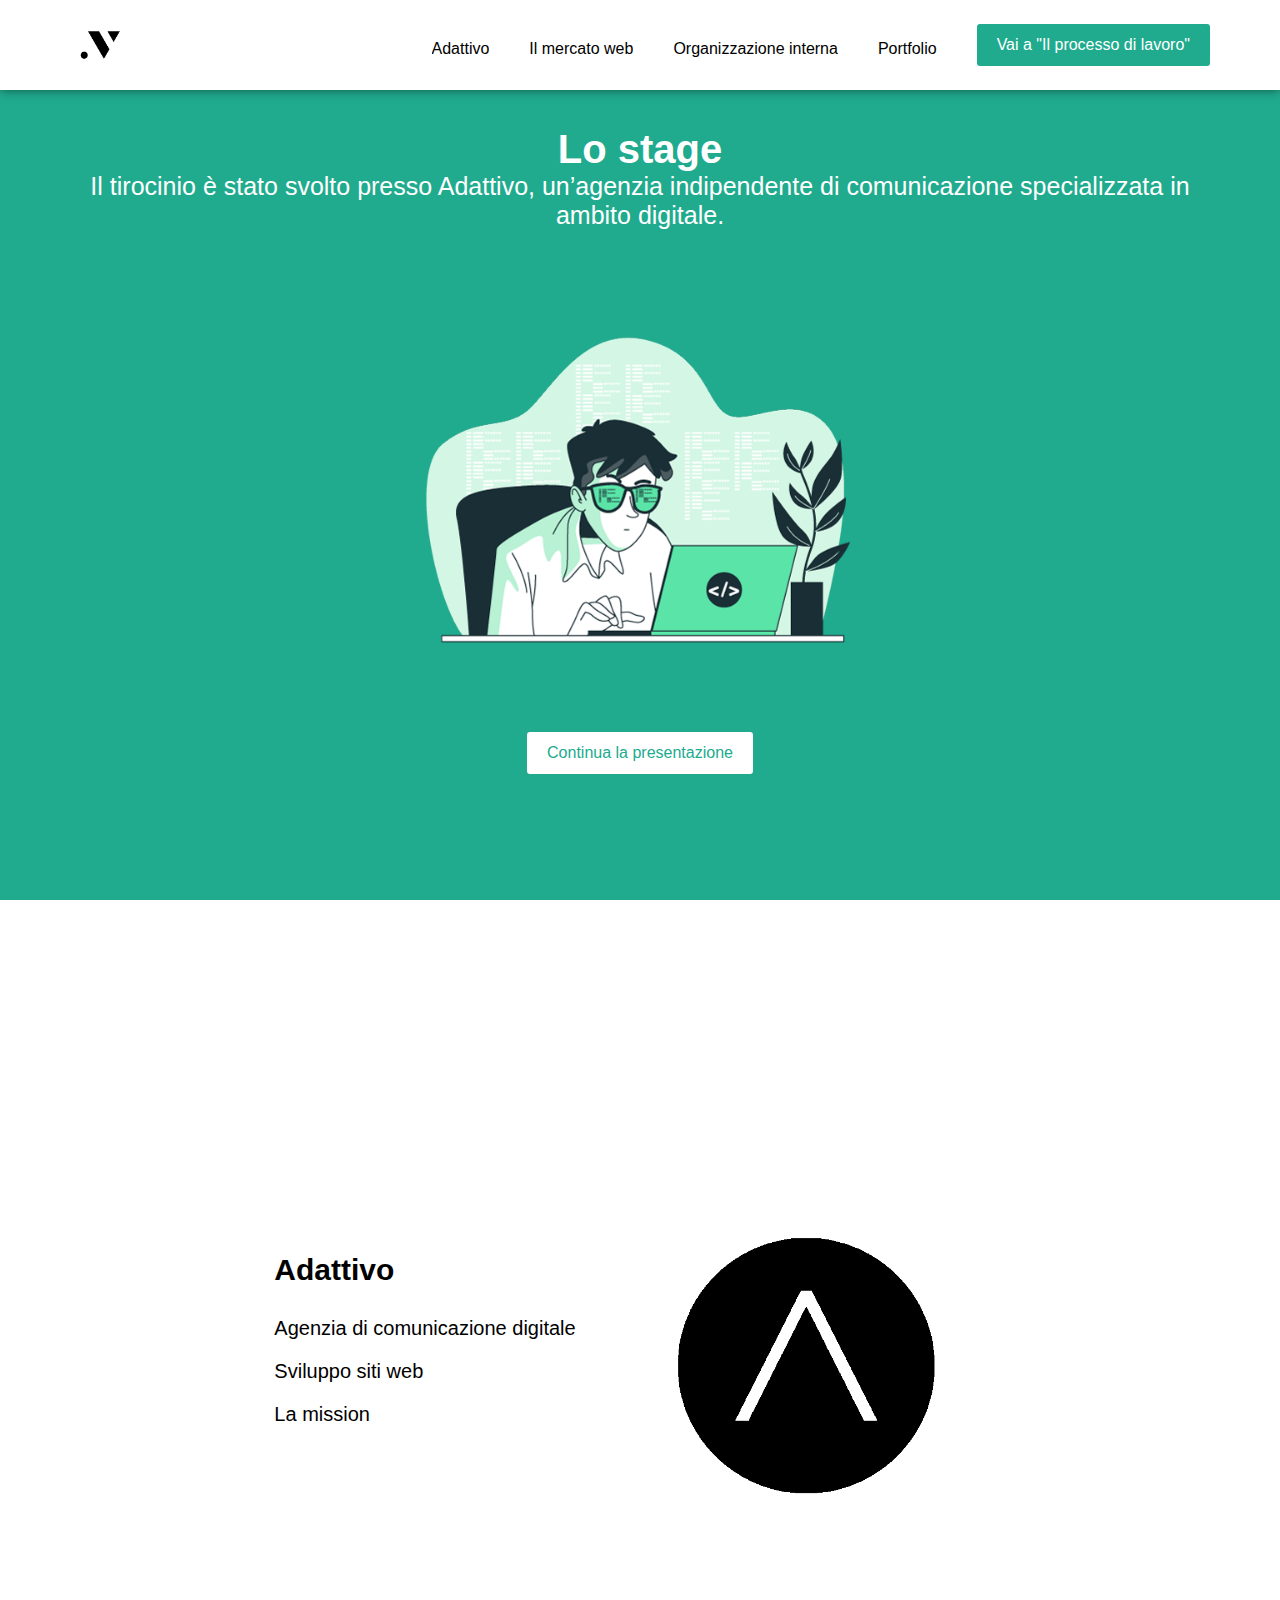
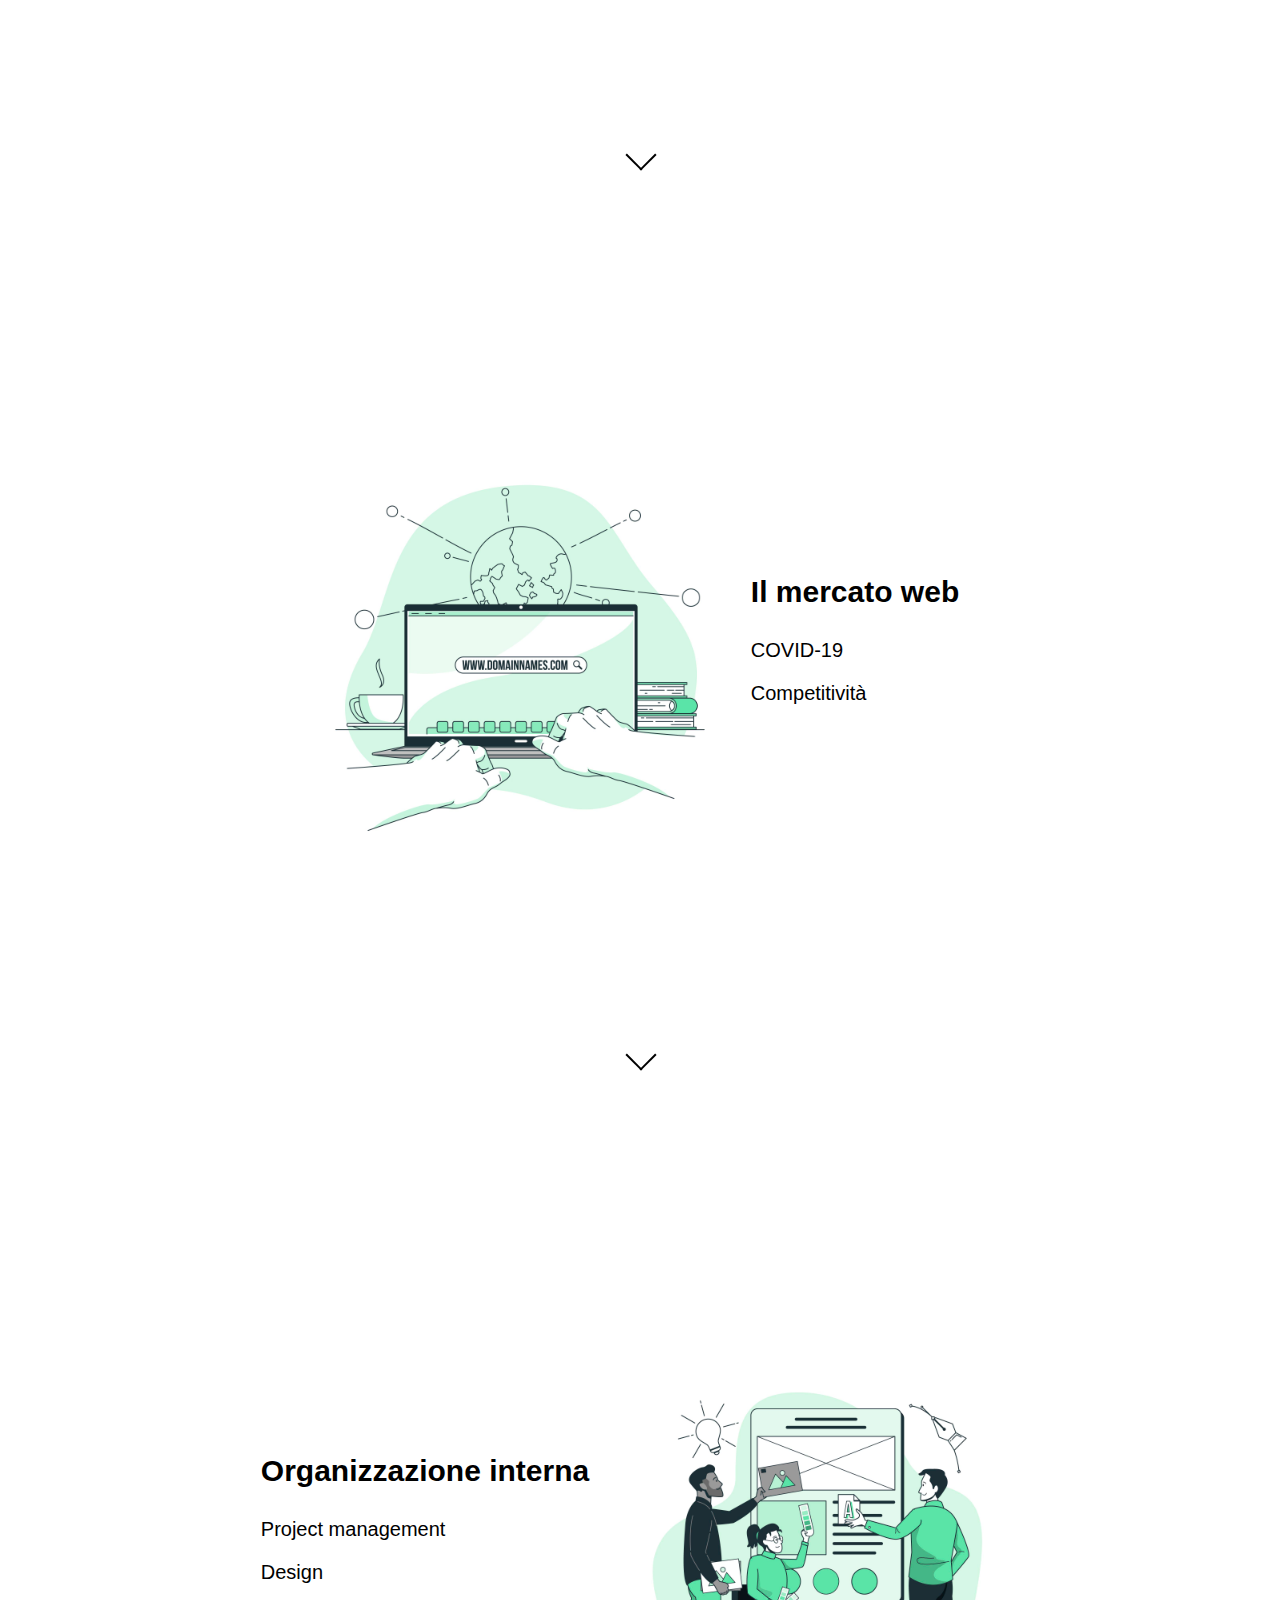
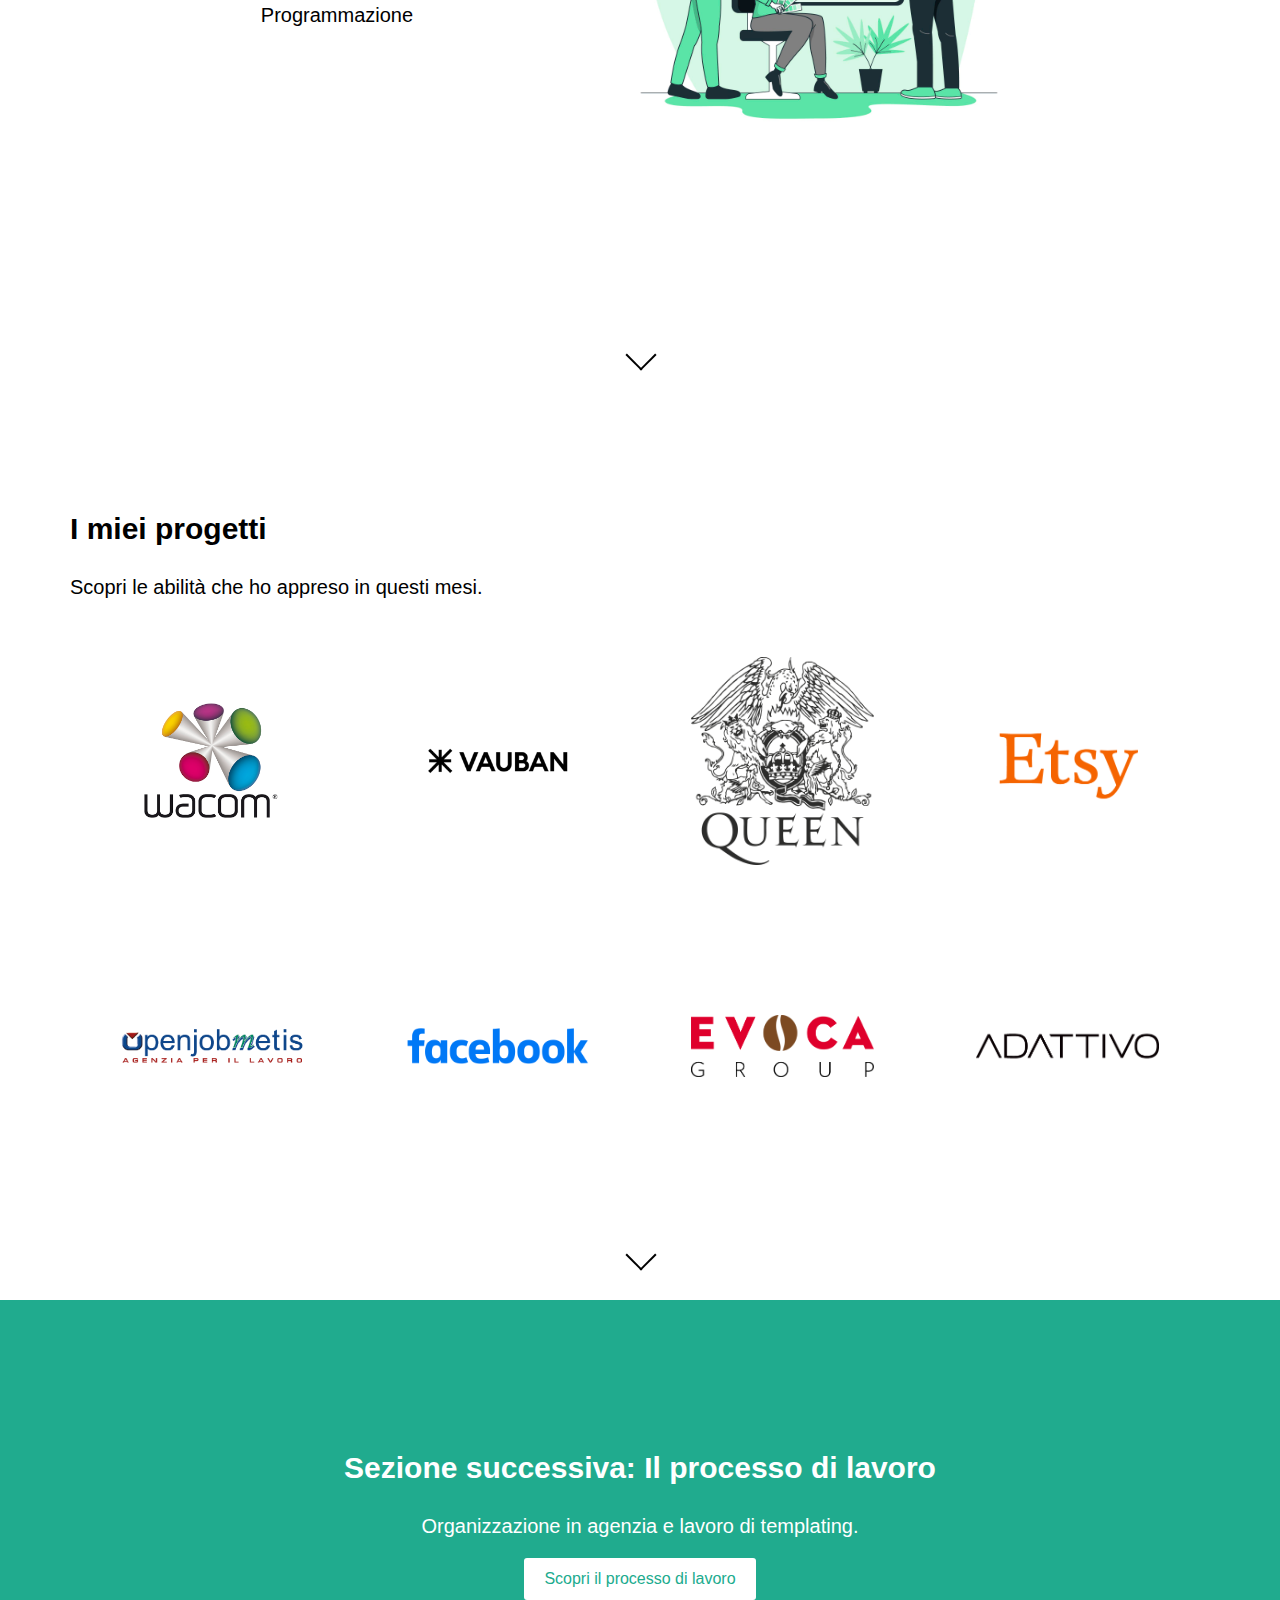
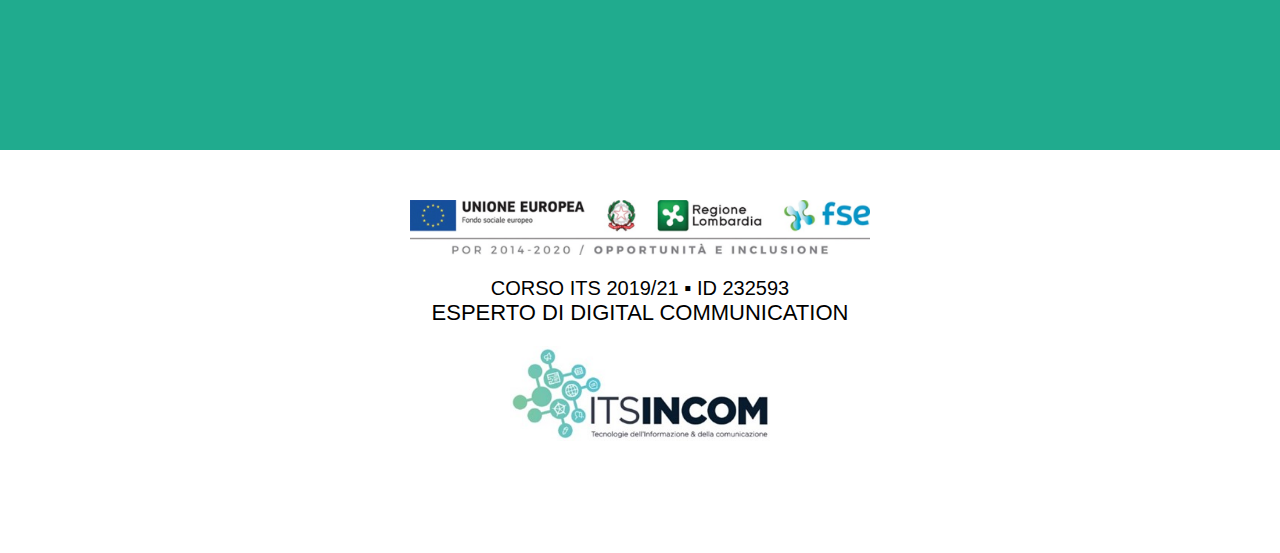
<file: stage/index.html>
<!DOCTYPE html>
<html lang="it">
  <head>
    <meta charset="UTF-8" />
    <meta http-equiv="X-UA-Compatible" content="IE=edge" />
    <meta name="viewport" content="width=device-width, initial-scale=1.0" />
    <title>Lo stage</title>
    <link rel="stylesheet" href="/styles/style.css" />
    <link rel="icon" type="image/png" href="/img/monogramma.png" />
  </head>
  <body class="stage">
    <header class="main-header">
      <span class="dark-bg"></span>
      <div class="bg-white">
        <div class="container">
          <nav class="navbar">
            <div class="nav-menu">
              <div class="nav-link-wrapper">
                <a class="nav-link menu-toggler" href="#info">
                  Adattivo
                </a>
              </div>
              <div class="nav-link-wrapper">
                <a class="nav-link menu-toggler" href="#mercato">
                  Il mercato web
                </a>
              </div>
              <div class="nav-link-wrapper">
                <a class="nav-link menu-toggler" href="#organizzazione">
                  Organizzazione interna
                </a>
              </div>
              <div class="nav-link-wrapper">
                <a class="nav-link menu-toggler" href="#portfolio">
                  Portfolio
                </a>
              </div>
              <a
                type="button"
                href="/processo/"
                class="link menu-toggler btn nav-btn"
              >
                Vai a "Il processo di lavoro"
              </a>
            </div>
            <div class="nav-buttons">
              <a class="img-link" href="/">
                <img
                  class="navbar-logo"
                  src="/img/monogramma.png"
                  alt="Monogramma Nicolò Venditti"
                />
              </a>
              <button class="burger-icon menu-toggler">
                <span class="line top-line"></span>
                <span class="line middle-line"></span>
                <span class="line bottom-line"></span>
              </button>
            </div>
          </nav>
        </div>
      </div>
    </header>
    <main>
      <section class="hero">
        <div class="container">
          <h1 class="h1">Lo stage</h1>
          <h3 class="h3">
            Il tirocinio è stato svolto presso Adattivo, un’agenzia indipendente
            di comunicazione specializzata in ambito digitale.
          </h3>
          <img src="/img/img-stage.png" alt="Adattivo" />
          <a type="button" href="#info" class="link btn inverted centered">
            Continua la presentazione</a
          >
        </div>
      </section>
      <section class="info" id="info">
        <div class="container">
          <div class="row">
            <div class="col order-2 order-1-desktop">
              <div class="text-wrapper">
                <h2 class="h2">Adattivo</h2>
                <p>Agenzia di comunicazione digitale</p>
                <p>Sviluppo siti web</p>
                <p>La mission</p>
              </div>
            </div>
            <div class="col order-1 order-2-desktop">
              <img
                src="/img/adattivo-icona-nero.png"
                alt="Sviluppatore in stage."
              />
            </div>
          </div>
          <a href="#mercato" class="down-arrow"></a>
        </div>
      </section>
      <section class="mercato" id="mercato">
        <div class="container">
          <div class="row">
            <div class="col">
              <img
                src="/img/img-dominio.jpg"
                alt="Sviluppatore durante un lavoro."
              />
            </div>
            <div class="col">
              <div class="text-wrapper">
                <h2 class="h2">Il mercato web</h2>
                <p>COVID-19</p>
                <p>Competitività</p>
              </div>
            </div>
          </div>
          <a href="#organizzazione" class="down-arrow"></a>
        </div>
      </section>
      <section class="organizzazione" id="organizzazione">
        <div class="container">
          <div class="row">
            <div class="col order-2 order-1-desktop">
              <div class="text-wrapper">
                <h2 class="h2">Organizzazione interna</h2>
                <p>Project management</p>
                <p>Design</p>
                <p>Programmazione</p>
              </div>
            </div>
            <div class="col order-1 order-2-desktop">
              <img src="/img/team-web.jpg" alt="Sviluppatore in stage." />
            </div>
          </div>
          <a href="#portfolio" class="down-arrow"></a>
        </div>
      </section>
      <section class="portfolio" id="portfolio">
        <div class="container">
            <h2 class="h2">I miei progetti</h2>
            <p>Scopri le abilità che ho appreso in questi mesi.</p>
            <div class="grid">
                <a href="/progetti/wacom/" target="_blank" class="box">
                    <img src="/img/wacom-logo.jpg" alt="">
                </a>
                <a href="/progetti/vauban/" target="_blank" class="box">
                    <img src="/img/vauban-logo.png" alt="">
                </a>
                <a href="/progetti/queen/" target="_blank" class="box">
                    <img src="/img/queen-logo.png" alt="">
                </a>
                <a href="/progetti/etsy/" target="_blank" class="box">
                    <img src="/img/etsy-logo.png" alt="">
                </a>
                <a href="/progetti/openjobmetis/" target="_blank" class="box">
                    <img src="/img/openjobmetis-logo.png" alt="">
                </a>
                <a href="/progetti/facebook/" target="_blank" class="box">
                    <img src="/img/Facebook-logo.png" alt="">
                </a>
                <a href="/progetti/evoca/" target="_blank" class="box">
                    <img src="/img/logo_evoca.png" alt="">
                </a>
                <a href="/progetti/adattivo/" target="_blank" class="box">
                    <img src="/img/adattivo-logo-nero.png" alt="">
                </a>
            </div>
        </div>
          <a href="#cta" class="down-arrow"></a>
        </div>
      </section>
      <section class="cta" id="cta">
        <div class="container">
          <h2 class="h2">Sezione successiva: Il processo di lavoro</h2>
          <p>Organizzazione in agenzia e lavoro di templating.</p>
          <a type="button" href="/processo/" class="link btn inverted centered">
            Scopri il processo di lavoro</a
          >
        </div>
      </section>
    </main>
    <footer>
      <div class="container">
        <img src="/img/loghi-partner.jpg" alt="Loghi partner" />
        <h5 class="h5">CORSO ITS 2019/21 ▪ ID 232593</h5>
        <h4 class="h4">ESPERTO DI DIGITAL COMMUNICATION</h4>
        <div class="dcom">
          <img src="/img/logo-dcom.jpg" alt="Logo DCOM" />
        </div>
      </div>
    </footer>
    <script
      src="https://code.jquery.com/jquery-3.6.0.min.js"
      integrity="sha256-/xUj+3OJU5yExlq6GSYGSHk7tPXikynS7ogEvDej/m4="
      crossorigin="anonymous"
    ></script>
    <script src="/js/navMenu.js"></script>
  </body>
</html>
</file>
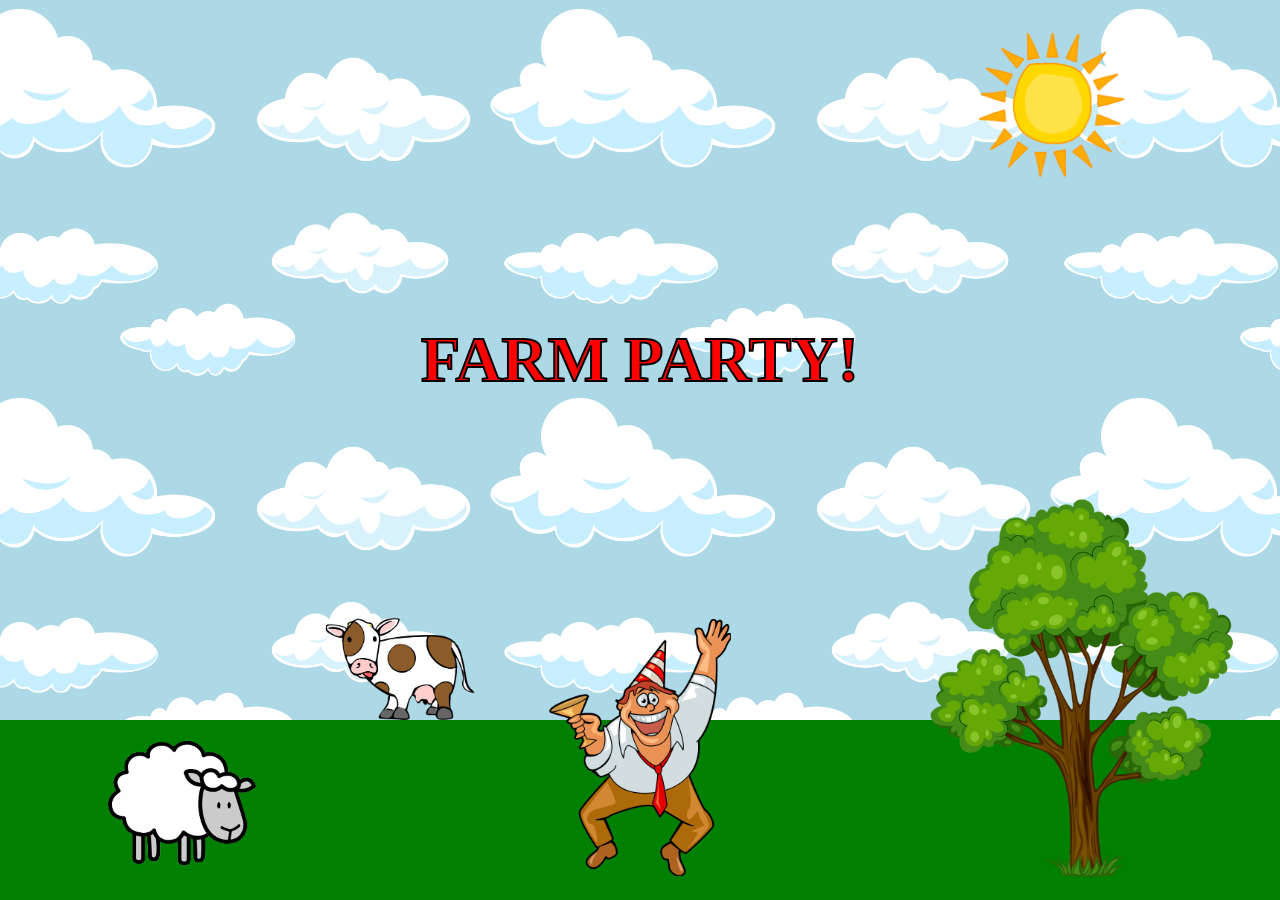
<file: progetti/adattivo/index.html>
<!DOCTYPE html>
<html lang="it">
<head>
    <meta charset="UTF-8">
    <meta http-equiv="X-UA-Compatible" content="IE=edge">
    <meta name="viewport" content="width=device-width, initial-scale=1.0">
    <title>Farm Party</title>
    <link rel="stylesheet" href="style.css">
</head>
<body>
    <div class="cielo">
        <h1>FARM PARTY!</h1>
        <img src="img/sun.png" alt="sun">
    </div>
    <div class="erba">
        <img src="img/cow.png" alt="cow">
        <img src="img/tree.png" alt="tree">
        <img src="img/sheep.png" alt="sheep">
        <img src="img/man.png" alt="man">
    </div>
</body>
</html>
</file>
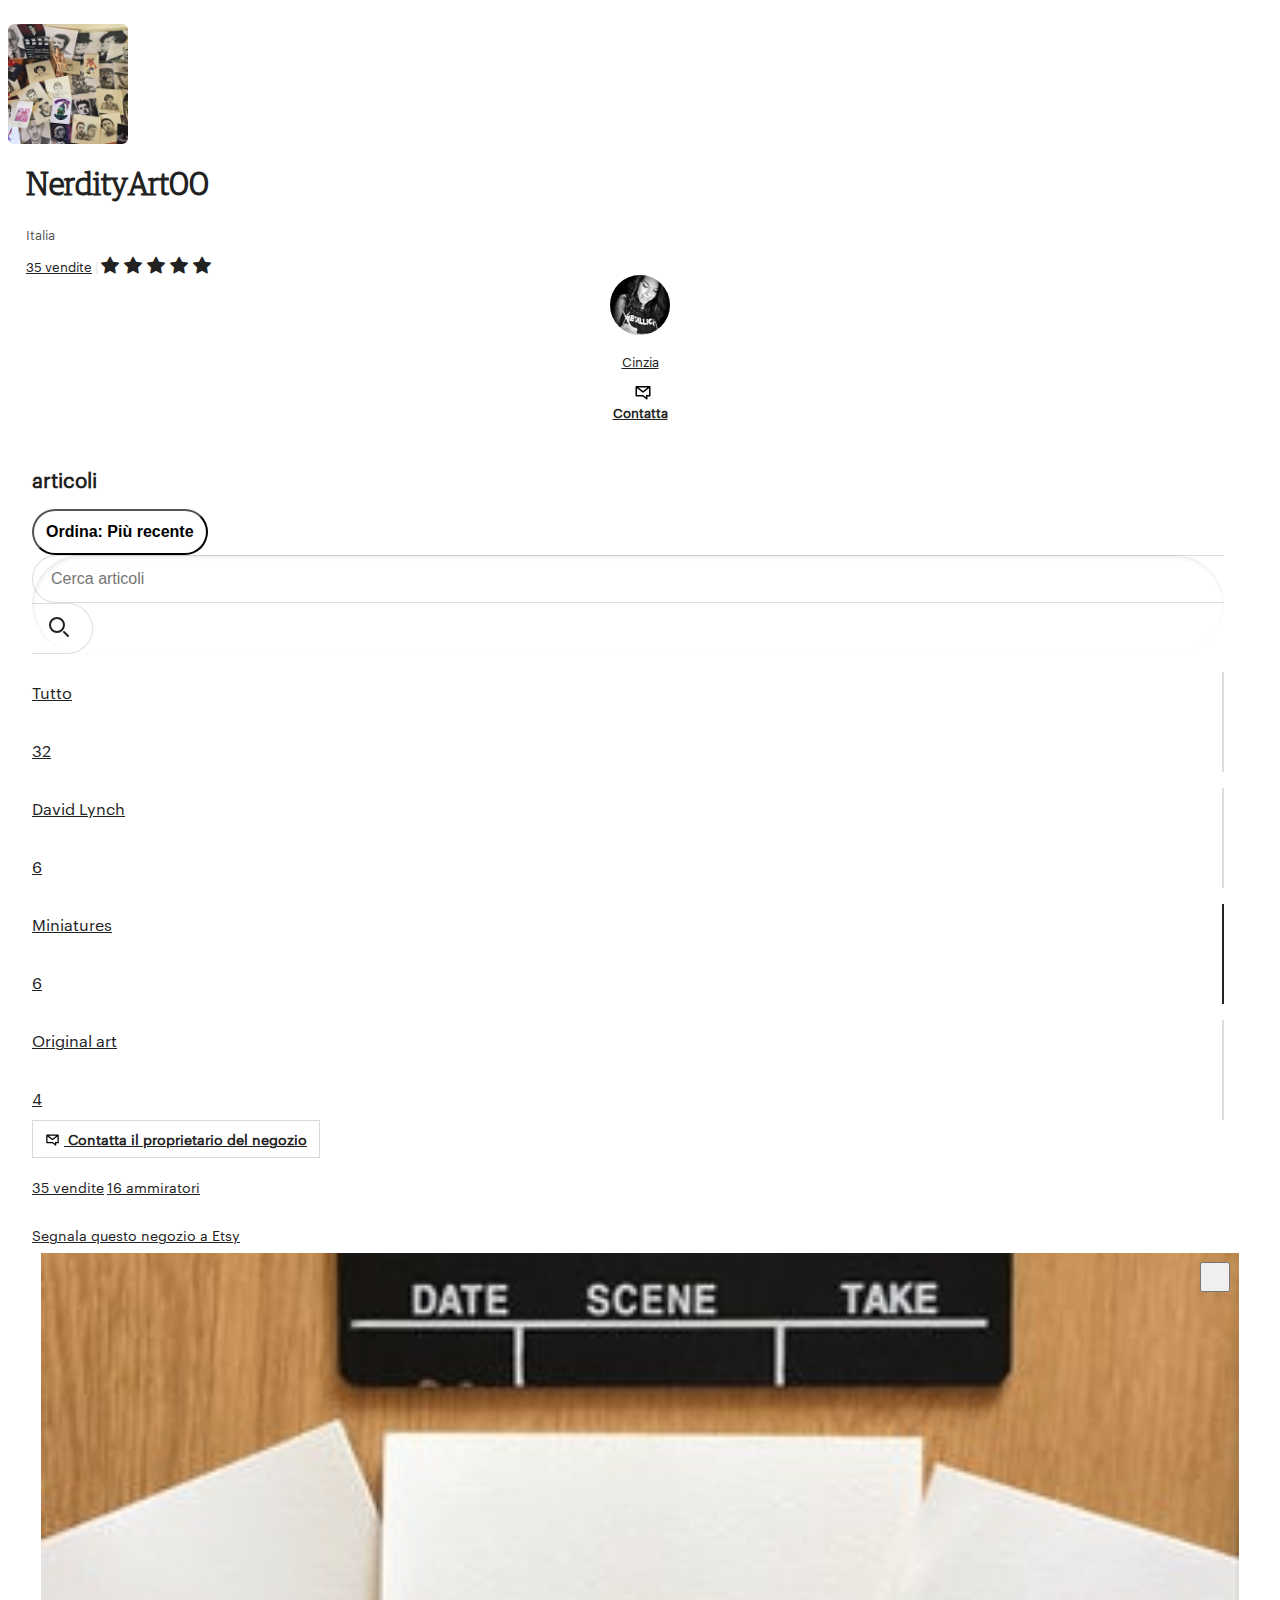
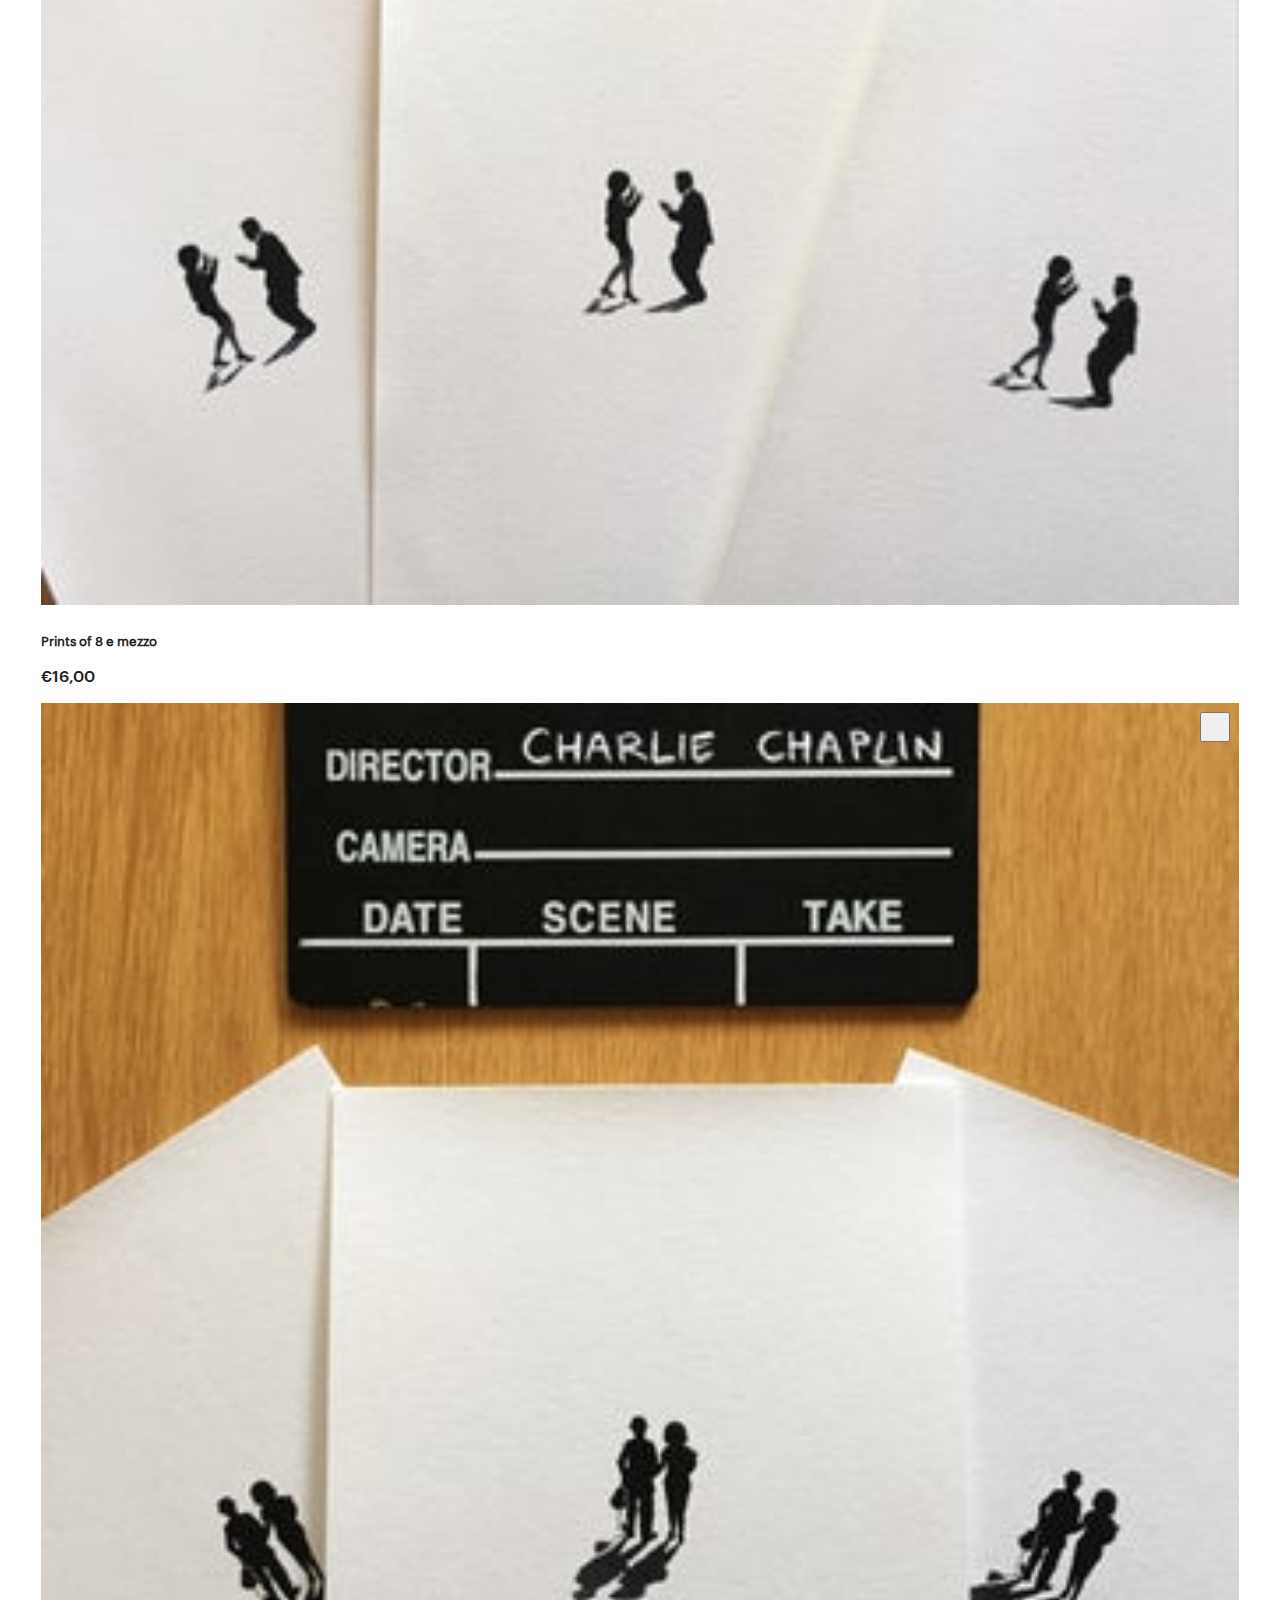
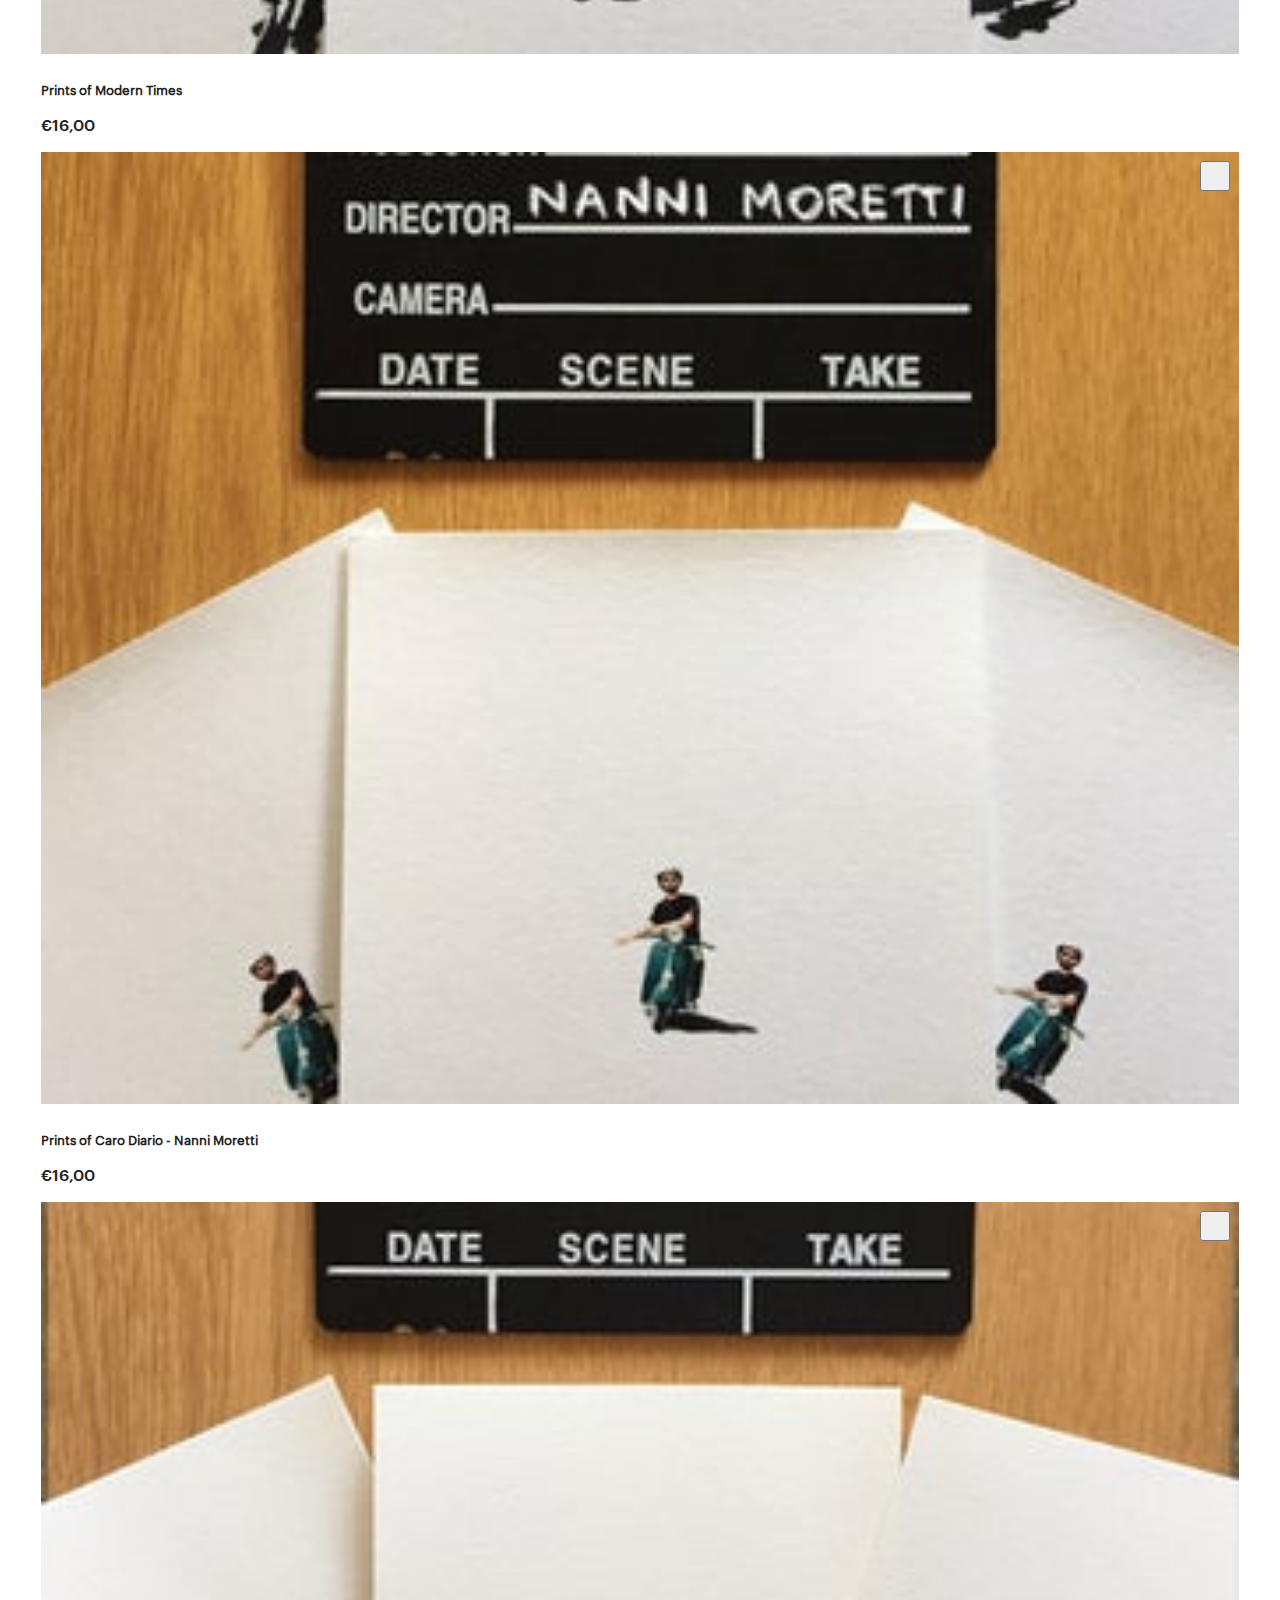
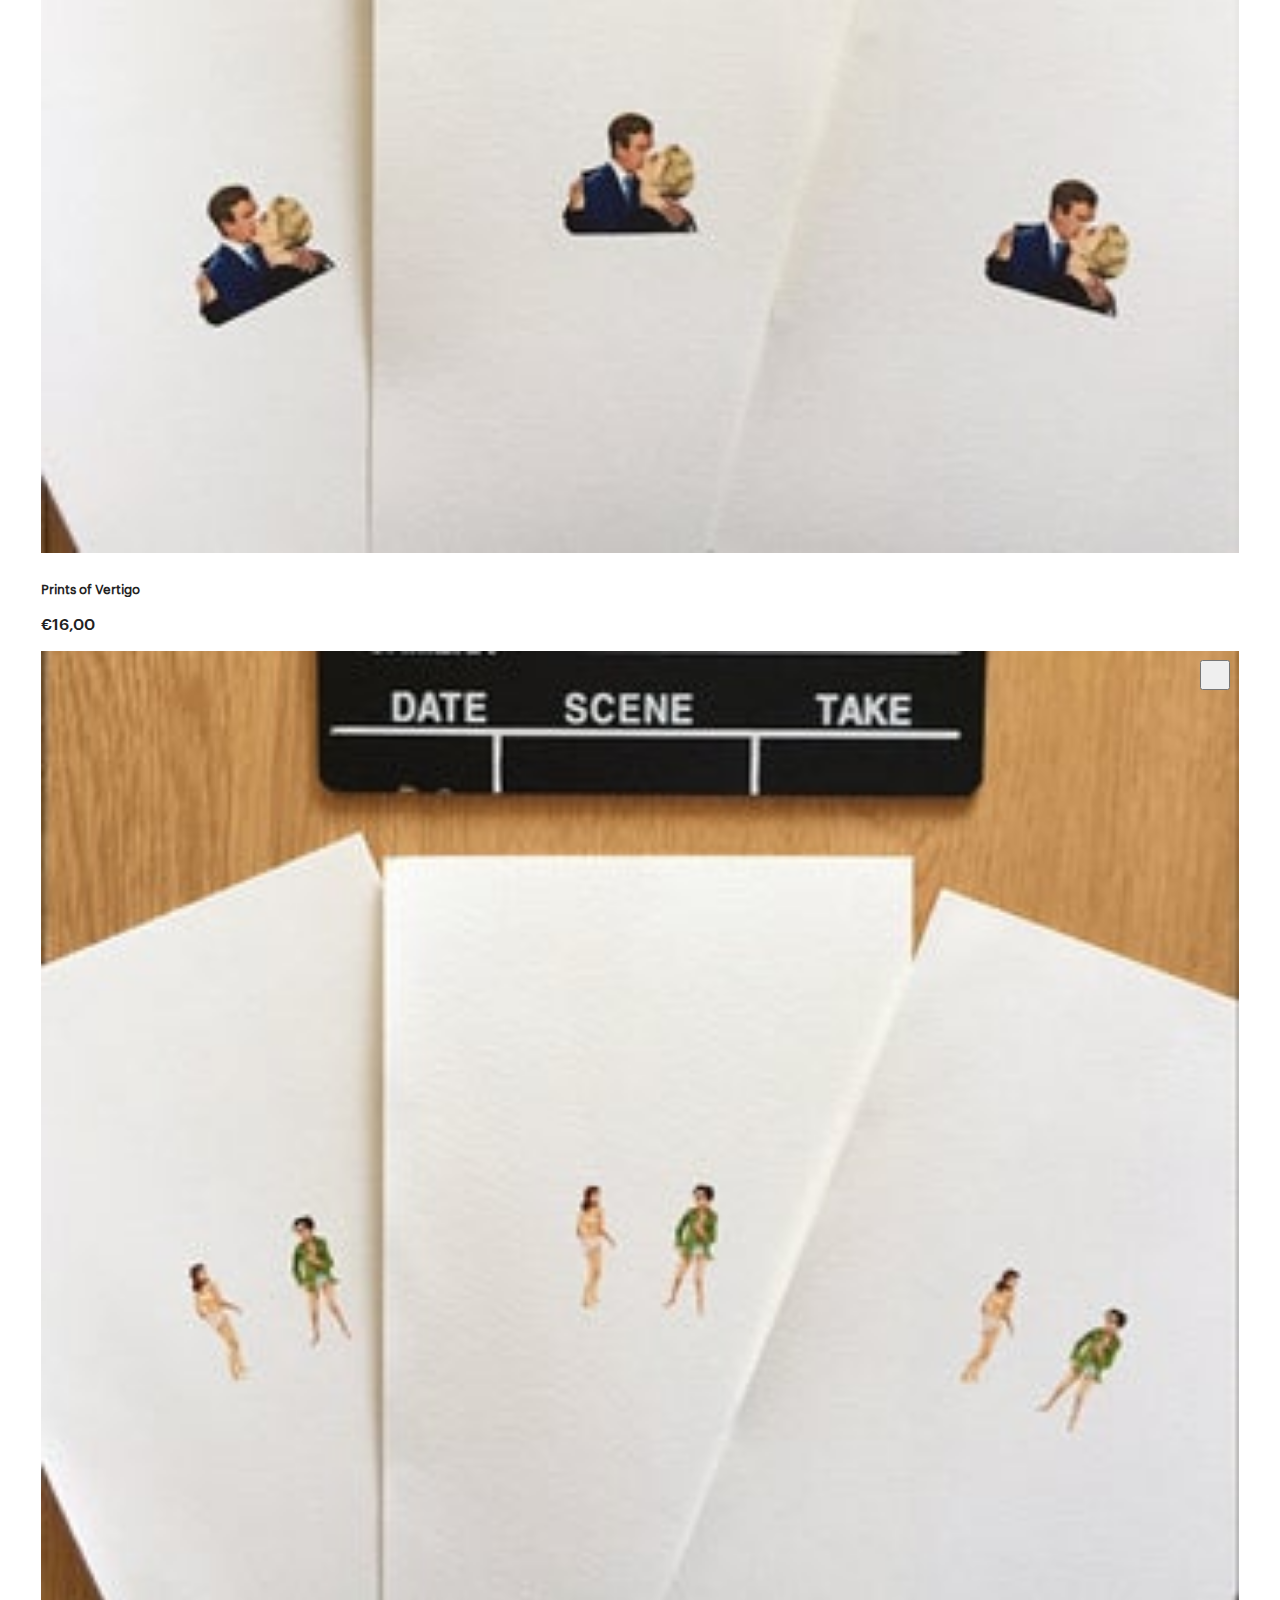
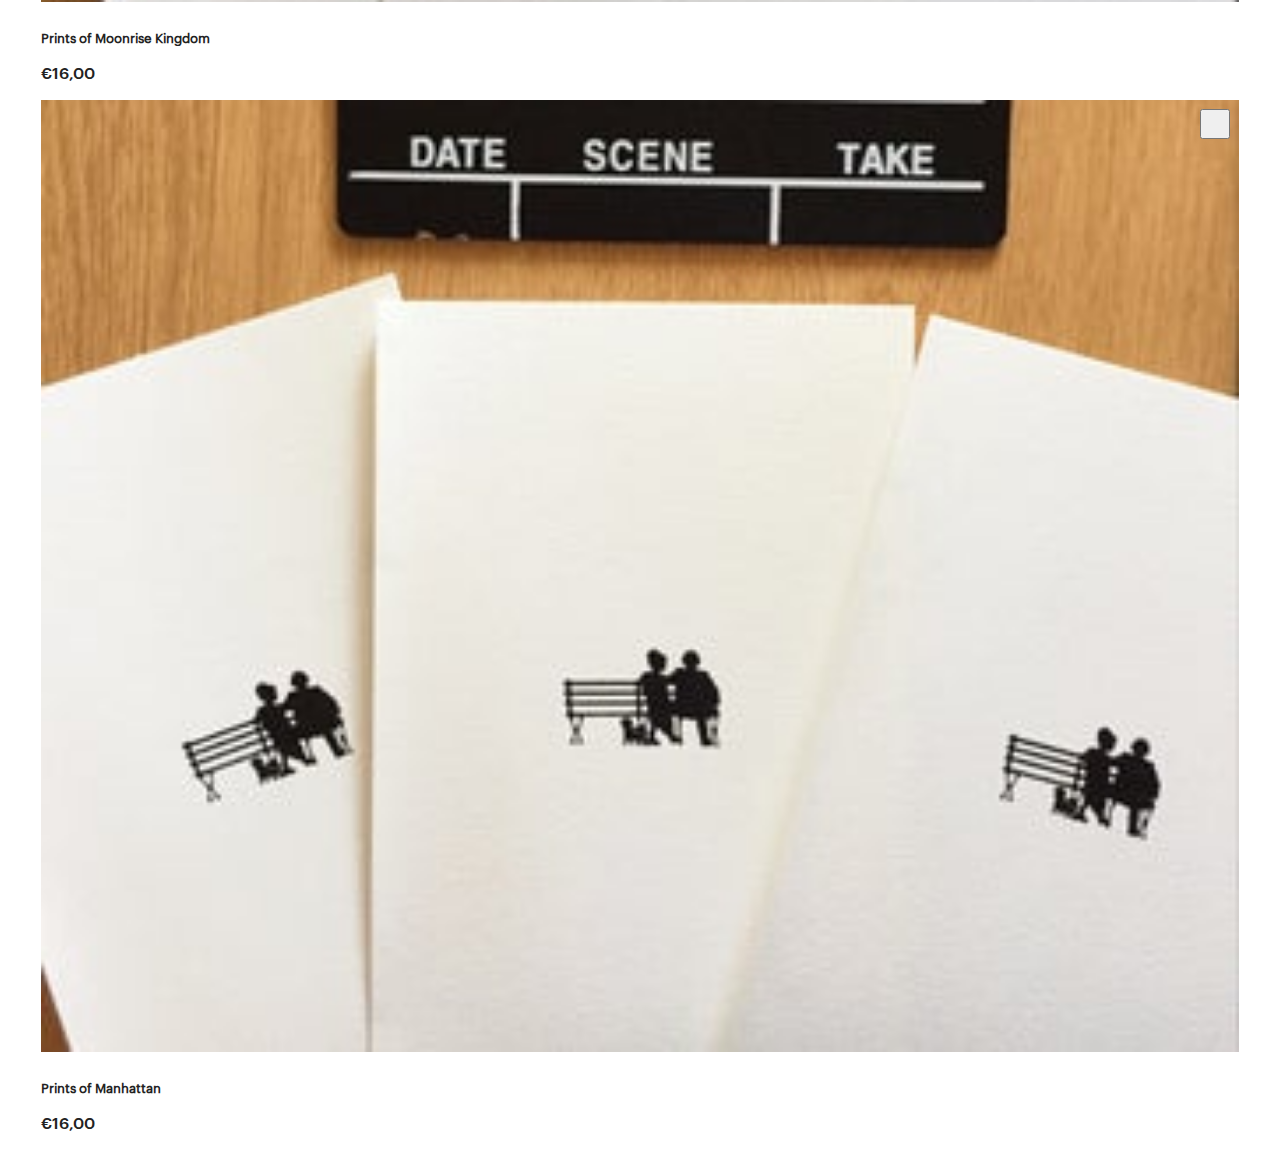
<file: progetti/etsy/index.html>
<!DOCTYPE html>
<html lang="it">
<head>
    <meta charset="UTF-8">
    <meta http-equiv="X-UA-Compatible" content="IE=edge">
    <meta name="viewport" content="width=device-width, initial-scale=1.0">
    <title>NerdityArt00 su Etsy</title>
    <link rel="stylesheet" href="https://cdn.jsdelivr.net/npm/bootstrap@4.6.0/dist/css/bootstrap.min.css" integrity="sha384-B0vP5xmATw1+K9KRQjQERJvTumQW0nPEzvF6L/Z6nronJ3oUOFUFpCjEUQouq2+l" crossorigin="anonymous">
    <link rel="stylesheet" href="./scss/global.css">
</head>
<body class="container-xl nerdityart-page">
    <header class="row">
        <div class="col d-flex">
            <img class="profile-pic" src="./img/profile-pic.jpg" alt="Immagine del profilo">
            <div class="profile-info">
                <h1>NerdityArt00</h1>
                <p>Italia</p>
                <a href="#">35 vendite</a>
                <span> | </span>
                <a class="rating" href="#">
                    <i class="bi bi-star-fill"></i>
                    <i class="bi bi-star-fill"></i>
                    <i class="bi bi-star-fill"></i>
                    <i class="bi bi-star-fill"></i>
                    <i class="bi bi-star-fill"></i>
                </a>
            </div>
        </div>
        <div class="col d-md-flex justify-content-end d-none">
            <div class="artist-info">
                <a href="#">
                    <img class="artist-pic" src="./img/artist-pic.jpg" alt="Foto del profilo di Cinzia">
                    <p>Cinzia</p>
                </a>
                <a class="btn rounded-btn small-btn" href="#">
                    <svg class="d-inline-block" width="18px" xmlns="http://www.w3.org/2000/svg" viewBox="0 0 24 24" aria-hidden="true" focusable="false"><path d="M21,4H3C2.447,4,2,4.447,2,5v12c0,0.553,0.447,1,1,1h8.649l4.726,3.781C16.556,21.926,16.777,22,17,22 c0.147,0,0.296-0.032,0.434-0.099C17.779,21.734,18,21.385,18,21v-3h3c0.553,0,1-0.447,1-1V5C22,4.447,21.553,4,21,4z M18.086,6 L12,10.733L5.914,6H18.086z M17,16h-1v1v1.919l-3.375-2.7C12.447,16.077,12.228,16,12,16H4V7.045l7.386,5.744 C11.566,12.93,11.783,13,12,13s0.434-0.07,0.614-0.211L20,7.045V16H17z"></path></svg>
                    <p class="d-inline-block">Contatta</p>
                </a>
            </div>
        </div>
    </header>
    <main>
        <div class="row">
            <div class="col-6">
                <h2 class="article-title">articoli</h2>
            </div>
            <div class="col-6 d-flex justify-content-end">
                <div class="dropdown">
                    <button class="btn rounded-btn big-btn dropdown-toggle" type="button" id="dropdownMenuButton" data-toggle="dropdown" aria-haspopup="true" aria-expanded="false">
                      Ordina: Più recente
                    </button>
                    <div class="dropdown-menu dropdown-container" aria-labelledby="dropdownMenuButton">
                      <a class="dropdown-item active" href="#">Più recente</a>
                      <a class="dropdown-item" href="#">Prezzo più basso</a>
                      <a class="dropdown-item" href="#">Prezzo più alto</a>
                    </div>
                  </div>
            </div>
        </div>
        <div class="row">
            <div class="col-12 col-lg-3 aside">
                <form class="search-item">
                    <div class="search-input d-flex">
                        <input type="search" placeholder="Cerca articoli" aria-label="Search">
                        <button class="btn search-btn" type="submit">
                            <svg width="24px" xmlns="http://www.w3.org/2000/svg" viewBox="0 0 24 24" aria-hidden="true" focusable="false">
                                <path d="M10,18a8,8,0,1,1,8-8A8.009,8.009,0,0,1,10,18ZM10,4a6,6,0,1,0,6,6A6.007,6.007,0,0,0,10,4Z"></path><path d="M21,22a1,1,0,0,1-.707-0.293l-4-4a1,1,0,0,1,1.414-1.414l4,4A1,1,0,0,1,21,22Z"></path>
                            </svg>
                        </button>
                    </div>
                </form>
                <ul class="categories">
                    <li>
                        <a href="#">
                            <div class="category d-flex justify-content-between">
                                <p>Tutto</p>
                                <p>32</p>
                            </div>
                        </a>
                    </li>
                    <li>
                        <a href="#">
                            <div class="category d-flex justify-content-between">
                                <p>David Lynch</p>
                                <p>6</p>
                            </div>
                        </a>
                    </li>
                    <li>
                        <a href="#">
                            <div class="category d-flex justify-content-between active">
                                <p>Miniatures</p>
                                <p>6</p>
                            </div>
                        </a>
                    </li>
                    <li>
                        <a href="#">
                            <div class="category d-flex justify-content-between">
                                <p>Original art</p>
                                <p>4</p>
                            </div>
                        </a>
                    </li>
                </ul>
                <a class="btn contact-btn" href="#">
                    <svg width="18px" xmlns="http://www.w3.org/2000/svg" viewBox="0 0 24 24" aria-hidden="true" focusable="false"><path d="M21,4H3C2.447,4,2,4.447,2,5v12c0,0.553,0.447,1,1,1h8.649l4.726,3.781C16.556,21.926,16.777,22,17,22 c0.147,0,0.296-0.032,0.434-0.099C17.779,21.734,18,21.385,18,21v-3h3c0.553,0,1-0.447,1-1V5C22,4.447,21.553,4,21,4z M18.086,6 L12,10.733L5.914,6H18.086z M17,16h-1v1v1.919l-3.375-2.7C12.447,16.077,12.228,16,12,16H4V7.045l7.386,5.744 C11.566,12.93,11.783,13,12,13s0.434-0.07,0.614-0.211L20,7.045V16H17z"></path></svg>
                    Contatta il proprietario del negozio
                </a>
                <div class="dropdown-divider divider"></div>
                <div class="bottom-links">
                    <a href="#">35 vendite</a>
                    <a class="d-block" href="#">16 ammiratori</a>
                    <div class="dropdown-divider divider"></div>
                    <a href="#">Segnala questo negozio a Etsy</a>
                </div>
            </div>
            <div class="col-12 col-lg">
                <div class="row product-gallery">
                    <div class="product col-6 col-md-4 col-xl-3">
                        <button class="btn favourite"></button>
                        <a href="">
                            <img src="./img/product-1.jpg" alt="Prints of 8 e mezzo">
                            <h3>Prints of 8 e mezzo</h3>
                            <p>€16,00</p>
                        </a>
                    </div>
                    <div class="product col-6 col-md-4 col-xl-3">
                        <button class="btn favourite"></button>
                        <a href="">
                            <img src="./img/product-2.jpg" alt="Prints of Modern Times">
                            <h3>Prints of Modern Times</h3>
                            <p>€16,00</p>
                        </a>
                    </div>
                    <div class="product col-6 col-md-4 col-xl-3">
                        <button class="btn favourite"></button>
                        <a href="">
                            <img src="./img/product-3.jpg" alt="Prints of Caro Diario - Nanni Moretti">
                            <h3>Prints of Caro Diario - Nanni Moretti</h3>
                            <p>€16,00</p>
                        </a>
                    </div>
                    <div class="product col-6 col-md-4 col-xl-3">
                        <button class="btn favourite"></button>
                        <a href="">
                            <img src="./img/product-4.jpg" alt="Prints of Vertigo">
                            <h3>Prints of Vertigo</h3>
                            <p>€16,00</p>
                        </a>
                    </div>
                    <div class="product col-6 col-md-4 col-xl-3">
                        <button class="btn favourite"></button>
                        <a href="">
                            <img src="./img/product-5.jpg" alt="Prints of Moonrise Kingdom">                    
                            <h3>Prints of Moonrise Kingdom</h3>
                            <p>€16,00</p>
                        </a>
                    </div>
                    <div class="product col-6 col-md-4 col-xl-3">
                        <button class="btn favourite"></button>
                        <a href="">
                            <img src="./img/product-6.jpg" alt="Prints of Manhattan">
                            <h3>Prints of Manhattan</h3>
                            <p>€16,00</p>
                        </a>
                    </div>
                </div>
            </div>
        </div>
    </main>
<script src="https://code.jquery.com/jquery-3.5.1.slim.min.js" integrity="sha384-DfXdz2htPH0lsSSs5nCTpuj/zy4C+OGpamoFVy38MVBnE+IbbVYUew+OrCXaRkfj" crossorigin="anonymous"></script>
<script src="https://cdn.jsdelivr.net/npm/bootstrap@4.6.0/dist/js/bootstrap.bundle.min.js" integrity="sha384-Piv4xVNRyMGpqkS2by6br4gNJ7DXjqk09RmUpJ8jgGtD7zP9yug3goQfGII0yAns" crossorigin="anonymous"></script>    
</body>
</html>
</file>
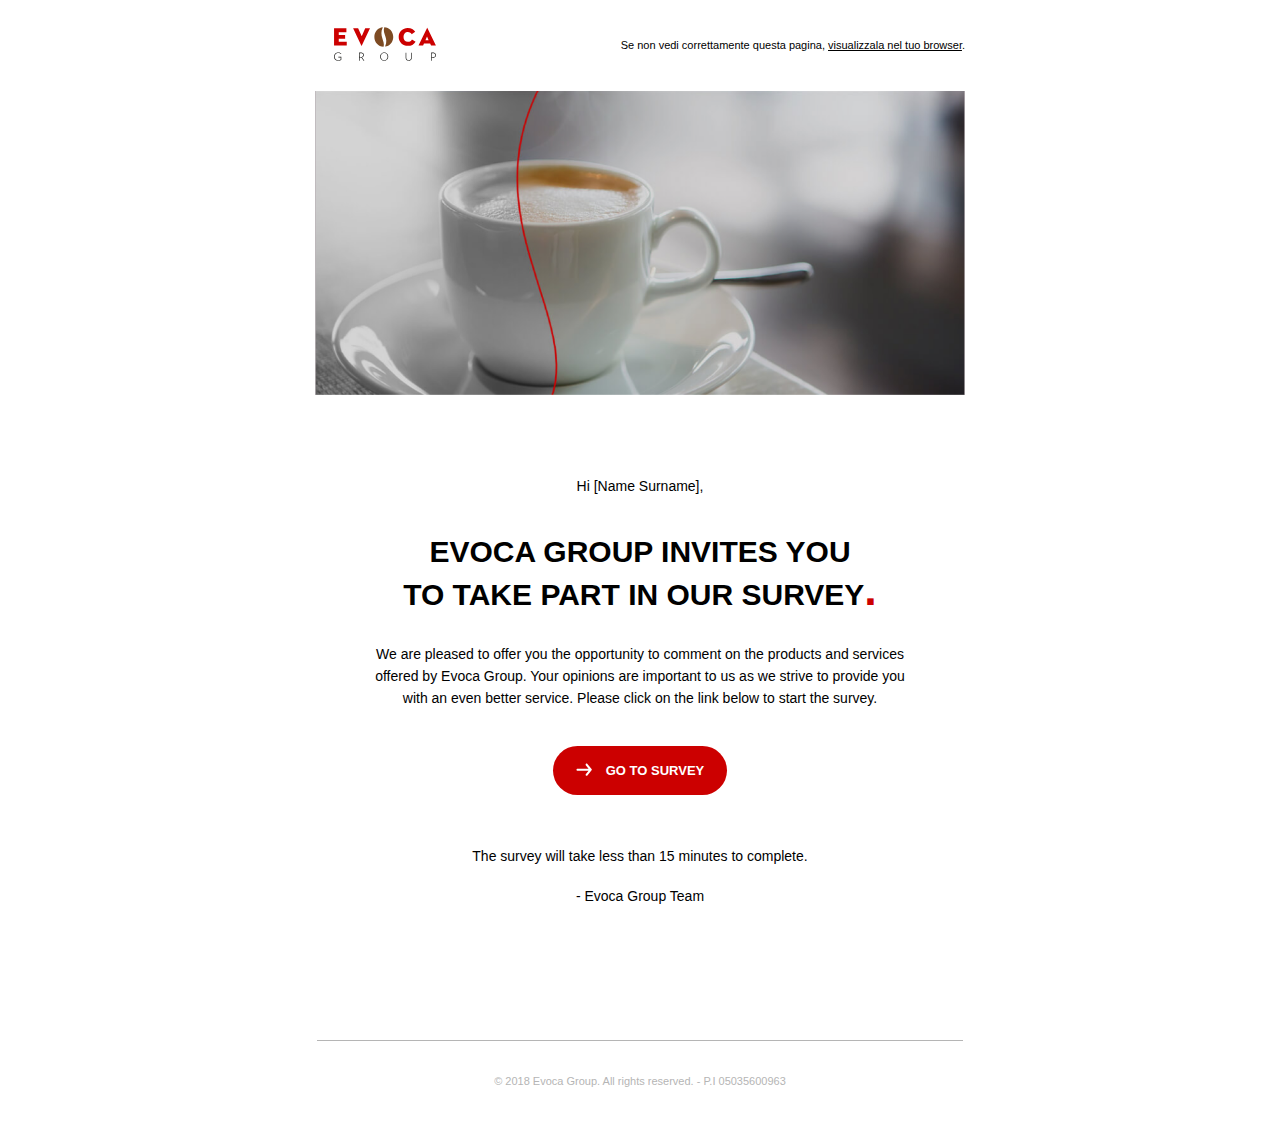
<file: progetti/evoca/index.html>
<!DOCTYPE html>
<html lang="it">
<head>
    <meta charset="UTF-8">
    <meta name="viewport" content="width=device-width, initial-scale=1.0">
    <title>Evoca DEM</title>
</head>
<body style="font-family: Arial, Helvetica, sans-serif; margin: 0;">
    <table style="width:650px; margin: auto;">
        <tr>
            <td style="padding: 25px 0 23px 20px;"><img src="logo-evoca.svg" alt="logo evoca"> </td>
            <td style="text-align: right;"><p style="font-size:11px; line-height:14px;">Se non vedi correttamente questa pagina, <a style="color: black;" href="">visualizzala nel tuo browser</a>.</p></td>
        </tr>
        <tr>
            <td colspan="2"><img style="width: 650px;" src="header-caffe.png" alt="tazzina caffè"></td>
        </tr>
    </table>
    <table style="width:544px; margin: auto;">
        <tr>
            <td style="padding: 48px 0 10px 0; text-align: center; font-size:14px; line-height:40px;"><p>Hi [Name Surname],</p></td>
        </tr>
        <tr>
            <td><p style="margin:0; font-size:30px; line-height:38px; font-weight: bold; text-transform: uppercase; text-align: center;">Evoca Group invites you<br>to take part in our survey<span style="font-size:45px; line-height:38px; font-weight: bold; color: #cc0000;">.</span></p></td>
        </tr>
        <tr>
            <td style="padding: 12px 0 37px 0; text-align: center; font-size:14px; line-height:22px;"><p>We are pleased to offer you the opportunity to comment on the products and services offered by Evoca Group. Your opinions are important to us as we strive to provide you with an even better service. Please click on the link below to start the survey.</p></td>
        </tr>
        <tr>
            <td style="font-size:13px; font-weight: bold; text-align: center;"><a style="padding: 17px 23px 17px 33px; background-color: #cc0000; border-radius: 100px; color: white; text-decoration: none;" href=""><img style="margin:0 0 -1px -10px; padding-right:14px;" src="arrow.svg" alt="freccia">GO TO SURVEY</a></td>
        </tr>
        <tr>
            <td style="padding: 51px 0 116px 0; text-align: center; font-size:14px; line-height:20px;"><p>The survey will take less than 15 minutes to complete.<br><br>- Evoca Group Team</p></td>
        </tr>
    </table>
    <table style="width:650px; margin: auto;">
        <tr>
            <td style="border-top: 1px solid #b5b5b5; padding: 22px 0 35px 0;"><p style="color: #b5b5b5; text-align: center; font-size:11px; line-height:15px;">© 2018 Evoca Group. All rights reserved. - P.I 05035600963 </p></td>
        </tr>
    </table>
</body>
</html>
</file>
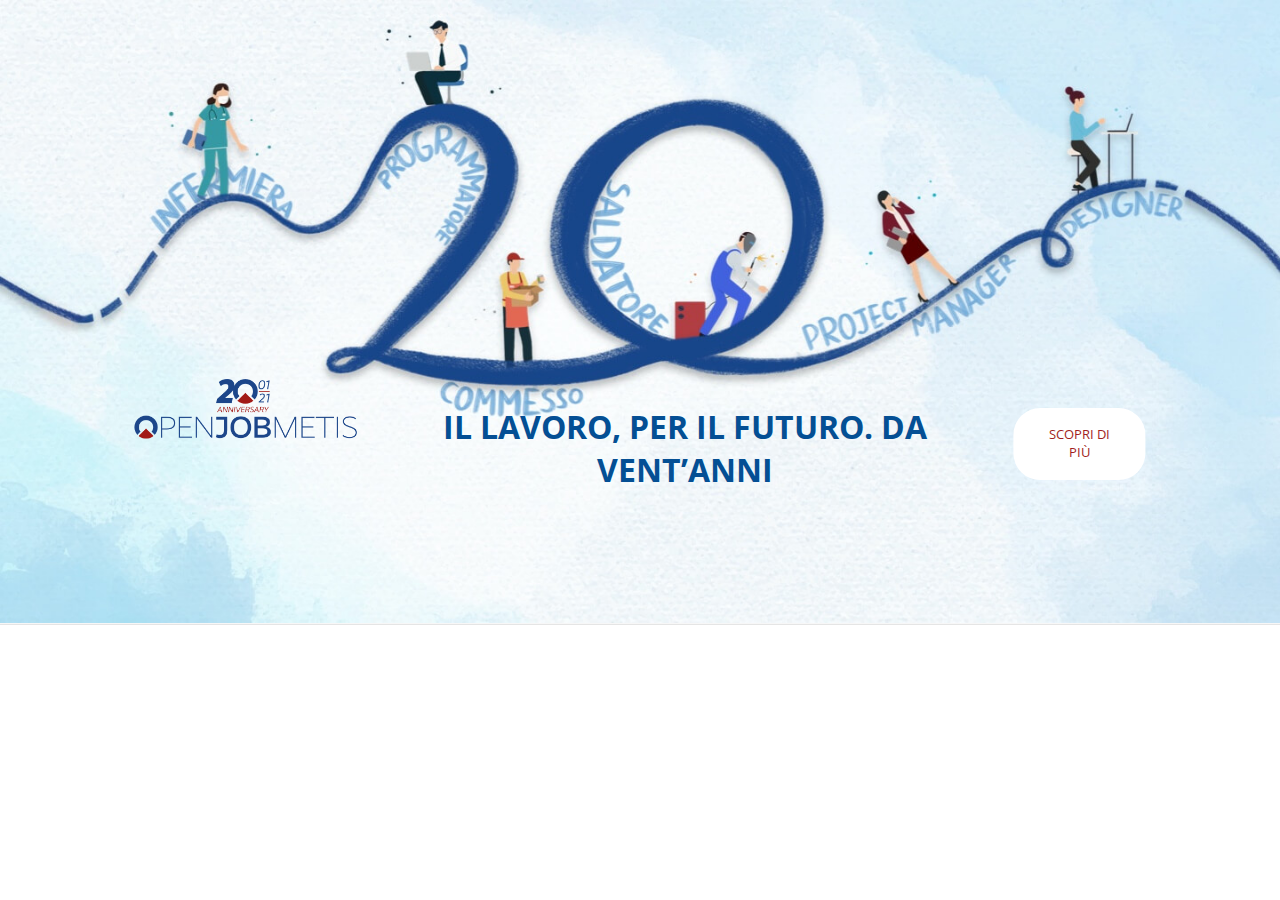
<file: progetti/openjobmetis/index.html>
<!DOCTYPE html>
<html lang="it">
  <head>
    <meta charset="UTF-8" />
    <meta name="viewport" content="width=device-width, initial-scale=1.0" />
    <title>Openjobmetis</title>
    <link rel="stylesheet" href="styles.css" />
    <link rel="preconnect" href="https://fonts.gstatic.com" />
    <link
      href="https://fonts.googleapis.com/css2?family=Open+Sans+Condensed:wght@700&family=Open+Sans:wght@700&display=swap"
      rel="stylesheet"
    />
  </head>
  <body>
    <div class="hero-ventennale">
      <div class="ventennale-img-container">
        <figure>
          <picture>
            <source
              media="(max-width: 768px)"
              srcset="img/20anni_carousel_mobile.jpg"
            />
            <img
              src="img/20anni_carousel_desktop.jpg"
              alt="20 anni Openjobmetis"
            />
          </picture>
        </figure>
        <div class="ventennale-overlay">
          <img src="img/logo_20anni.png" alt="logo 20 anni Openjobmetis" />
          <h1>
            IL LAVORO, PER IL FUTURO. <br class="breakline" />DA VENT’ANNI
          </h1>
          <a href="#">Scopri di più</a>
        </div>
      </div>
    </div>
  </body>
</html>
</file>
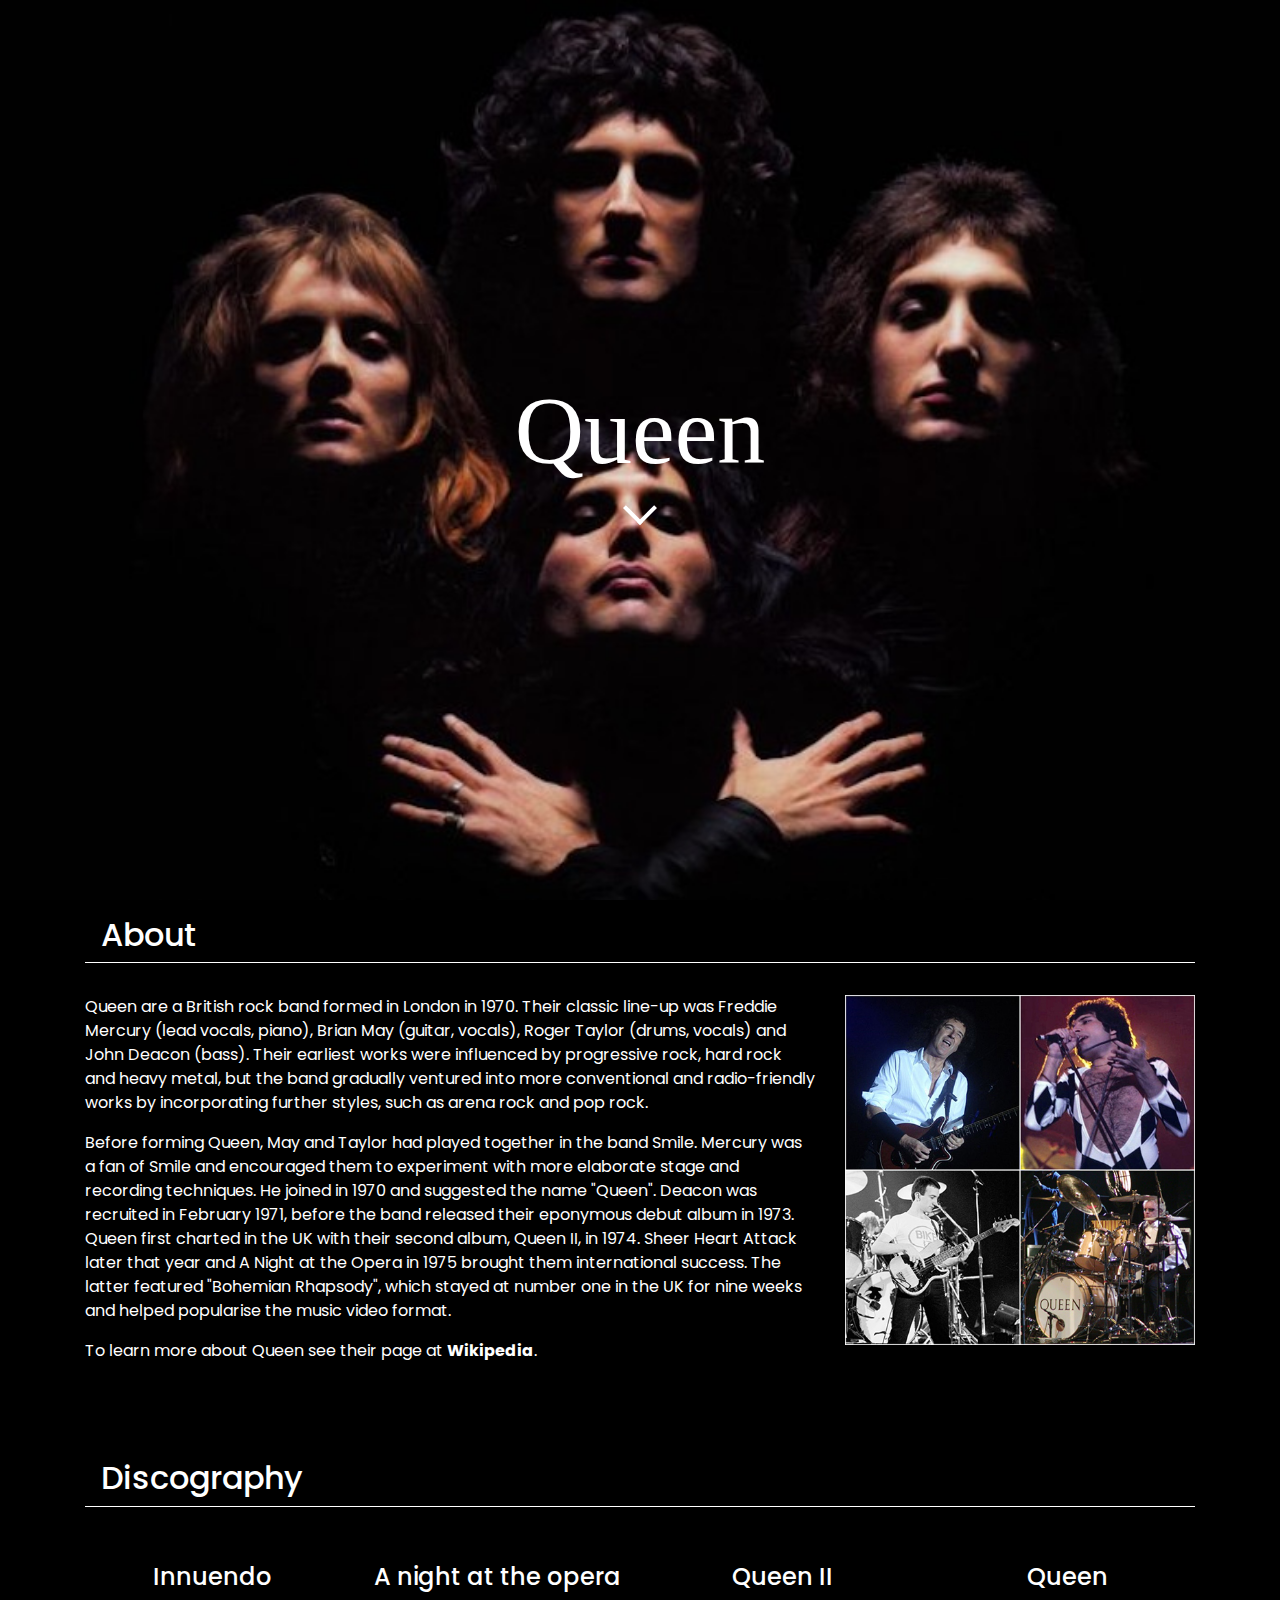
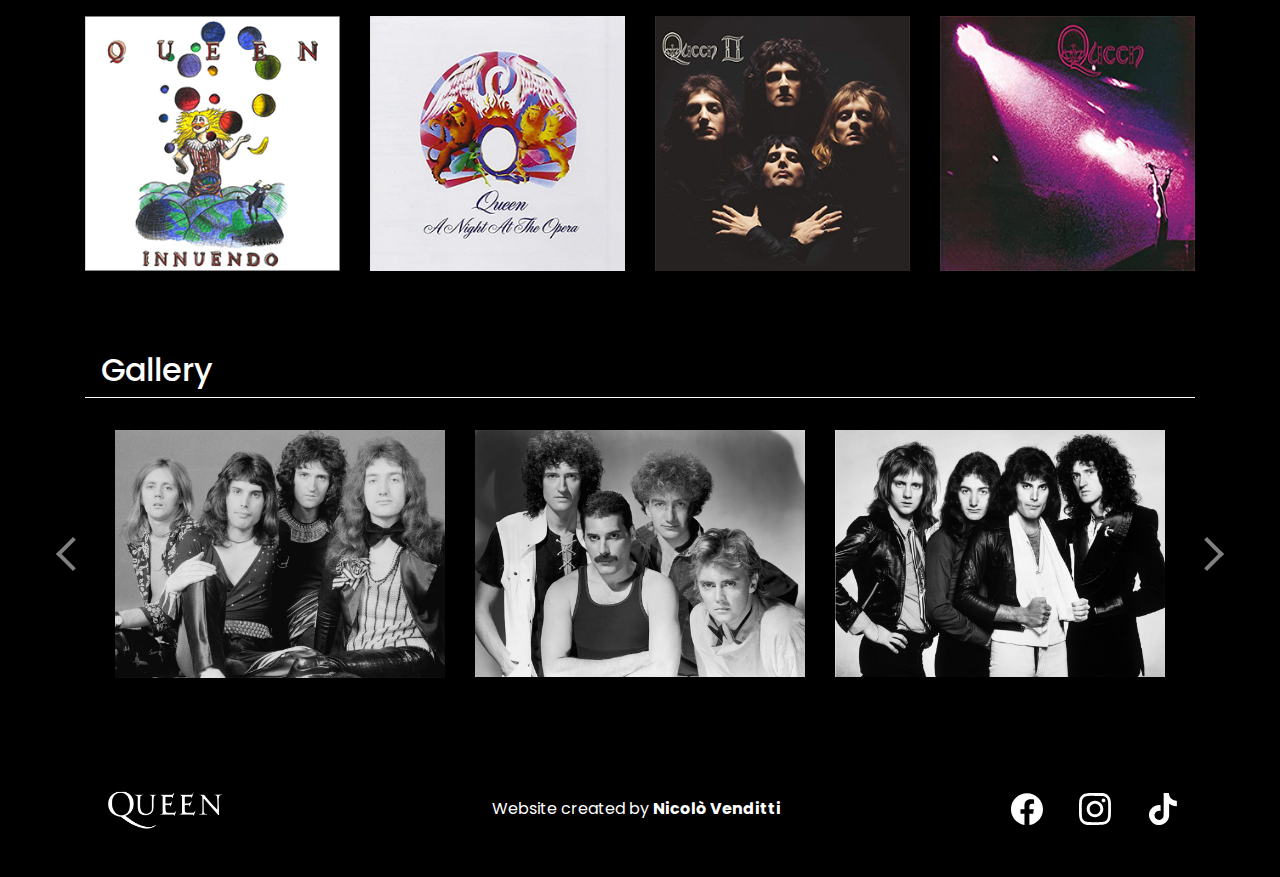
<file: progetti/queen/index.html>
<!DOCTYPE html>
<html lang="en">
<head>
    <meta charset="UTF-8">
    <meta http-equiv="X-UA-Compatible" content="IE=edge">
    <meta name="viewport" content="width=device-width, initial-scale=1.0">
    <title>Queen</title>
    <link rel="stylesheet" href="https://maxcdn.bootstrapcdn.com/bootstrap/4.0.0/css/bootstrap.min.css" integrity="sha384-Gn5384xqQ1aoWXA+058RXPxPg6fy4IWvTNh0E263XmFcJlSAwiGgFAW/dAiS6JXm" crossorigin="anonymous">
    <link rel="stylesheet" href="scss/custom.css">
</head>
<body>
    <header class="hero-content">
        <div class="title">
            <h1>Queen</h1>
            <a href="#about">
                <span class="arrow-down"></span>
            </a>
        </div>
    </header>
    <section id="about" class="container">
        <h2 class="section-title">About</h2>
        <div class="row">
            <div class="col-12 col-md-7 col-xl-8">
                <p>Queen are a British rock band formed in London in 1970. Their classic line-up was Freddie Mercury (lead vocals, piano), Brian May (guitar, vocals), Roger Taylor (drums, vocals) and John Deacon (bass). Their earliest works were influenced by progressive rock, hard rock and heavy metal, but the band gradually ventured into more conventional and radio-friendly works by incorporating further styles, such as arena rock and pop rock.</p>
                <p>Before forming Queen, May and Taylor had played together in the band Smile. Mercury was a fan of Smile and encouraged them to experiment with more elaborate stage and recording techniques. He joined in 1970 and suggested the name "Queen". Deacon was recruited in February 1971, before the band released their eponymous debut album in 1973. Queen first charted in the UK with their second album, Queen II, in 1974. Sheer Heart Attack later that year and A Night at the Opera in 1975 brought them international success. The latter featured "Bohemian Rhapsody", which stayed at number one in the UK for nine weeks and helped popularise the music video format.</p>
                <p>To learn more about Queen see their page at <a href="https://en.wikipedia.org/wiki/Queen_(band)">Wikipedia</a>.</p>
            </div>
            <div class="col-12 col-md-5 col-xl-4">
                <img src="img/queen_collage.jpg" alt="Queen members">
            </div>
        </div>
    </section>
    <section class="container">
        <h2 class="section-title">Discography</h2>
        <div class="row">
            <div class="col-sm-12 col-md-6 col-xl-3">
                <h3>Innuendo</h3>
                <img src="img/cover4.jpg" alt="Innuendo album cover">
            </div>
            <div class="col-12 col-md-6 col-xl-3">
                <h3>A night at the opera</h3>
                <img src="img/cover3.jpg" alt="A night at the opera album cover">
            </div>
            <div class="col-12 col-md-6 col-xl-3">
                <h3>Queen II</h3>
                <img src="img/cover2.jpg" alt="Queen II album cover">
            </div>
            <div class="col-12 col-md-6 col-xl-3">
                <h3>Queen</h3>
                <img src="img/cover1.jpg" alt="Queen album cover">
            </div>
        </div>
    </section>
    <section class="container">
        <h2 class="section-title">Gallery</h2>
        <div class="container-fluid">
          <div id="gallery" class="carousel slide" data-ride="carousel" data-interval="false">
              <div class="carousel-inner row w-100 mx-auto" role="listbox">
                  <div class="carousel-item col-md-4 active">
                      <img src="img/queen-bw1.jpg" alt="slide 1">
                  </div>
                  <div class="carousel-item col-md-4">
                      <img src="img/queen-bw2.jpg" alt="slide 2">
                  </div>
                  <div class="carousel-item col-md-4">
                      <img src="img/queen-bw3.jpg" alt="slide 3">
                  </div>
                  <div class="carousel-item col-md-4">
                      <img src="img/queen-color.jpg" alt="slide 4">
                  </div>
                  <div class="carousel-item col-md-4">
                      <img src="img/queen-color2.jpg" alt="slide 5">
                  </div>
                  <div class="carousel-item col-md-4">
                      <img src="img/queen-color3.jpg" alt="slide 6">
                  </div>
              </div>
              <a class="carousel-control-prev" href="#gallery" role="button" data-slide="prev">
                <span class="arrow-left" aria-hidden="true"></span>
              </a>
              <a class="carousel-control-next" href="#gallery" role="button" data-slide="next">
                <span class="arrow-right" aria-hidden="true"></span>
              </a>
          </div>
      </div>
    </section>
    <footer class="container">
      <img class="logo" src="img/logo.png" alt="Queen logo">
      <p>Website created by <strong>Nicolò Venditti</strong></p>
      <div class="social-container">
        <a href="https://www.facebook.com/Queen"><img class="social-icon" src="img/facebook.svg" alt="Facebook"></a>
        <a href="https://www.instagram.com/officialqueenmusic/"><img class="social-icon" src="img/instagram.svg" alt="Instagram"></a>
        <a href="https://www.tiktok.com/@queenofficial?"><img class="social-icon" src="img/tiktok.svg" alt="Twitter"></a>
      </div>
    </footer>
    <script src="https://code.jquery.com/jquery-3.2.1.slim.min.js" integrity="sha384-KJ3o2DKtIkvYIK3UENzmM7KCkRr/rE9/Qpg6aAZGJwFDMVNA/GpGFF93hXpG5KkN" crossorigin="anonymous"></script>
    <script src="https://maxcdn.bootstrapcdn.com/bootstrap/4.0.0/js/bootstrap.min.js" integrity="sha384-JZR6Spejh4U02d8jOt6vLEHfe/JQGiRRSQQxSfFWpi1MquVdAyjUar5+76PVCmYl" crossorigin="anonymous"></script>
    <script src="app.js"></script>
</body>
</html>
</file>
<file: styles/style.css>
*{margin:0;padding:0;box-sizing:border-box}html{scroll-behavior:smooth;font-size:62.5%}.down-arrow{position:absolute;left:50%;transform:translateX(-50%);bottom:2rem;display:block;height:4.2rem;width:4.2rem;margin:auto}.down-arrow::before{content:"";position:absolute;height:2rem;width:2rem;transform-origin:center;transform:translateX(50%) rotate(45deg);top:15%;border-bottom:2px solid #000;border-right:2px solid #000;transition:top .3s ease,border-color .3s ease}.down-arrow:hover::before{top:50%;border-color:#5ae4a7}.container{width:100%;max-width:120rem;padding-left:3rem;padding-right:3rem;margin-left:auto;margin-right:auto}.row{display:flex;flex-wrap:wrap;margin-left:-1.5rem;margin-right:-1.5rem;justify-content:center}.col{flex:0 0 auto;display:flex;max-width:100%;padding-right:1.5rem;padding-left:1.5rem;align-items:center}@media(min-width: 992px){.col{max-width:50%}}.order-1{order:1}@media(min-width: 992px){.order-1-desktop{order:1}}.order-2{order:2}@media(min-width: 992px){.order-2-desktop{order:2}}@font-face{font-family:Poppins;src:url("https://fonts.googleapis.com/css2?family=Poppins:wght@300;400;500&display=swap") format("ttf")}*{font-family:Poppins,sans-serif}.link{font-size:1.6rem;font-weight:500;padding:1.2rem 2rem;text-decoration:none;margin:.6rem 0}li .link{font-size:1.3rem;font-weight:400;padding:.4rem 2rem}.h1{font-size:2.5rem}@media(min-width: 768px){.h1{font-size:4rem}}.h2{font-size:2rem;margin-bottom:3rem}@media(min-width: 768px){.h2{font-size:3rem}}.h3{font-size:1.6rem;font-weight:500}@media(min-width: 768px){.h3{font-size:2.5rem}}.h4{font-size:1.4rem;font-weight:400}@media(min-width: 768px){.h4{font-size:2.2rem}}.h5{font-size:1.2rem;font-weight:400}@media(min-width: 768px){.h5{font-size:2rem}}p,li{font-size:1.5rem;margin-bottom:2rem}@media(min-width: 768px){p,li{font-size:2rem}}@keyframes hover-in{0%{transform:translateX(-100%)}100%{transform:translateX(0%)}}@keyframes hover-out{0%{transform:translateX(0%)}100%{transform:translateX(100%)}}.main-header{position:fixed;z-index:1;bottom:0;width:100%;background-color:#fff;box-shadow:0px 0px 10px rgba(0,0,0,.5)}.main-header .dark-bg{position:fixed;bottom:0;z-index:-1;display:block;width:100%;height:100vh;pointer-events:none;background-color:#000;opacity:0;transition:opacity .6s ease}@media(min-width: 992px){.main-header{top:0;bottom:initial}}.openedMenu .dark-bg{opacity:.5;pointer-events:visible}.openedMenu.no-scroll{height:100vh;overflow-y:hidden}.nav-buttons{position:relative;display:flex;align-items:center;min-height:10vh}.img-link{display:block;width:fit-content}.bg-white{background-color:#fff;width:100%}.navbar{position:relative}@media(min-width: 992px){.navbar{display:flex;align-items:center;justify-content:space-between}}.navbar-logo{display:block;width:6rem}.nav-menu{overflow:auto;width:100%;display:none;flex-direction:column;align-items:flex-end;padding-top:2rem}@media(min-width: 992px){.nav-menu{display:flex !important;flex-direction:row;justify-content:flex-end;order:2;padding-top:initial}}.burger-icon{bottom:50%;right:0;transform:translateY(50%);position:absolute;border:none;background-color:transparent;text-align:center;vertical-align:middle;height:6rem;width:6rem}.burger-icon .line{border-radius:.2rem;display:block;width:3rem;height:.4rem;margin:0 auto;background:#000;position:relative;transition:all .2s ease}.burger-icon .line+.line{margin-top:.4rem}@media(min-width: 992px){.burger-icon{display:none}}.nav-link-wrapper{overflow-x:hidden}@media(min-width: 992px){.nav-link-wrapper{margin:0 2rem}}.nav-link{padding:1.2rem 2rem;font-size:1.6rem;font-weight:500;text-decoration:none;margin:.6rem 0;position:relative;width:fit-content;width:-moz-fit-content;color:#000;display:block;margin-left:auto}.nav-link:hover::before{opacity:1;transition:opacity 0s;transition-delay:0s;animation:hover-in .3s ease}@media(min-width: 992px){.nav-link{padding:initial;padding-bottom:.2rem}.nav-link::before{content:"";position:absolute;bottom:-0.5rem;left:0;right:0;height:.2rem;background-color:#000;opacity:0;transition:opacity 0s;transition-delay:.3s;animation:hover-out .3s ease}}.btn.nav-btn{margin:initial;margin-left:auto}@media(min-width: 992px){.btn.nav-btn{margin-left:2rem}}.openedMenu .burger-icon .middle-line{background:transparent}.openedMenu .burger-icon .top-line,.openedMenu .burger-icon .bottom-line{transform-origin:center}.openedMenu .burger-icon .top-line{margin-bottom:-0.4rem;transform:rotate(45deg)}.openedMenu .burger-icon .bottom-line{margin-top:-0.8rem;transform:rotate(-45deg)}.btn{background-color:#20ab8e;color:#fff;border-radius:.3rem;text-align:center;display:block;width:fit-content;width:-moz-fit-content;font-weight:500;margin:auto}@media(min-width: 992px){.btn{margin:initial}}.btn.inverted{background-color:#fff;color:#20ab8e}.btn.centered{margin:auto}section{position:relative;min-height:80vh;display:flex;align-items:center;scroll-snap-align:start;padding-bottom:10vh}section img{width:100%;max-width:40rem}@media(min-width: 992px){section{height:100vh;padding:initial}}.hero{height:100vh;min-height:50rem}.text-wrapper{text-align:center}@media(min-width: 992px){.text-wrapper{text-align:initial}}footer{text-align:center;padding:3rem 0 9rem 0}footer img{width:100%;padding:2rem;max-width:50rem}.hero{text-align:center;background-color:#20ab8e;color:#fff}.hero img{max-width:50rem}@media(min-width: 992px){.hero{min-height:70rem}}.cta{text-align:center;background-color:#20ab8e;color:#fff;height:50vh;min-height:initial}.grid{width:100%;display:grid;grid-template-columns:1fr}@media(min-width: 768px){.grid{grid-template-columns:1fr 1fr}}@media(min-width: 992px){.grid{grid-template-columns:1fr 1fr 1fr 1fr;grid-template-rows:1fr 1fr}}.box{margin:1rem;padding:1rem;display:flex;justify-content:center;align-items:center}.box:hover img{width:85%}.box::before{content:"";padding-top:100%}.box img{width:75%;transition:width .3s ease}.dcom img{max-width:30rem}/*# sourceMappingURL=style.css.map */
</file>
<file: progetti/adattivo/style.css>
* {
  margin: 0;
  padding: 0;
  -webkit-box-sizing: border-box;
          box-sizing: border-box;
}

body {
  position: relative;
  min-height: 100vh;
  background-color: lightblue;
  background-image: url(./img/clouds.png);
  background-size: 35rem;
  background-position-x: -5rem;
}

body .cielo {
  height: 80vh;
  display: -webkit-box;
  display: -ms-flexbox;
  display: flex;
  -webkit-box-pack: center;
      -ms-flex-pack: center;
          justify-content: center;
  -webkit-box-align: center;
      -ms-flex-align: center;
          align-items: center;
}

body .cielo h1 {
  z-index: 3;
  font-size: 12vw;
  color: red;
  -webkit-text-stroke: 2px black;
}

@media screen and (min-width: 540px) {
  body .cielo h1 {
    font-size: 4rem;
  }
}

body img {
  position: absolute;
}

body img[alt=sheep] {
  bottom: 3vh;
  left: 8%;
  width: 25vw;
}

@media screen and (min-width: 540px) {
  body img[alt=sheep] {
    width: 10rem;
  }
}

body img[alt=man] {
  bottom: 1vh;
  left: 50%;
  -webkit-transform: translateX(-50%);
          transform: translateX(-50%);
  width: 60vw;
}

@media screen and (min-width: 540px) {
  body img[alt=man] {
    width: 20rem;
  }
}

body img[alt=tree] {
  bottom: 2vh;
  right: 3%;
  width: 60vw;
}

@media screen and (min-width: 540px) {
  body img[alt=tree] {
    width: 20rem;
  }
}

body img[alt=cow] {
  bottom: 20vh;
  left: 25%;
  width: 30vw;
}

@media screen and (min-width: 540px) {
  body img[alt=cow] {
    width: 10rem;
  }
}

body img[alt=sun] {
  top: 2vh;
  right: 10%;
  width: 8rem;
}

@media screen and (min-width: 540px) {
  body img[alt=sun] {
    width: 11rem;
  }
}

.erba {
  background-color: green;
  position: absolute;
  bottom: 0;
  height: 20vh;
  width: 100%;
  z-index: 0;
}
/*# sourceMappingURL=style.css.map */
</file>
<file: progetti/openjobmetis/styles.css>
* {
  margin: 0;
  padding: 0;
  box-sizing: border-box;
  font-size: 62.5%; }

.hero-ventennale {
  background-color: #f7f7f7;
  border-bottom: 1px solid #e5e5e5; }
  .hero-ventennale .ventennale-img-container {
    max-width: 1440px;
    margin: auto;
    position: relative; }
  .hero-ventennale figure {
    margin-bottom: 0; }
    .hero-ventennale figure img {
      max-width: 100%; }
  .hero-ventennale .ventennale-overlay {
    display: flex;
    justify-content: space-between;
    align-items: baseline;
    position: absolute;
    bottom: 15rem;
    left: 50%;
    transform: translateX(-50%);
    width: 79%; }
    .hero-ventennale .ventennale-overlay img {
      width: 25rem; }
  .hero-ventennale h1 {
    text-align: center;
    color: #044f94;
    font-family: "Open Sans Condensed", sans-serif;
    font-size: 3.6rem;
    margin: 0; }
  .hero-ventennale a {
    text-align: center;
    text-decoration: none;
    text-transform: uppercase;
    color: #a11e21;
    font-family: "Open Sans", sans-serif;
    font-size: 1.5rem;
    background-color: white;
    border-radius: 3rem;
    padding: 1.9rem 2.8rem 2.1rem;
    transition: 0.35s ease background-color, 0.35s ease color; }
    .hero-ventennale a:hover {
      color: white;
      background-color: #a11e21; }
  @media screen and (max-width: 1440px) {
    .hero-ventennale a {
      font-size: 1vw;
      padding: 1.3vw 1.9vw 1.5vw;
      border-radius: 2.1vw; }
    .hero-ventennale h1 {
      font-size: 2.5vw; }
    .hero-ventennale .ventennale-overlay {
      bottom: 10.4vw; }
      .hero-ventennale .ventennale-overlay img {
        width: 17.4vw; } }
  @media screen and (max-width: 768px) {
    .hero-ventennale figure img {
      width: 100%; }
    .hero-ventennale .ventennale-overlay {
      display: block;
      margin: auto;
      text-align: center;
      top: 7.5vw; }
      .hero-ventennale .ventennale-overlay img {
        width: 54.1vw; }
    .hero-ventennale h1 {
      font-size: 7.2vw;
      line-height: 8vw;
      margin-top: 5.3vw; }
    .hero-ventennale a {
      display: inline-block;
      margin-top: 66.3vw;
      font-size: 4vw;
      padding: 5.1vw 7.5vw 5.6vw;
      border-radius: 8vw; } }
  @media screen and (min-width: 768px) {
    .hero-ventennale .breakline {
      display: none; } }
</file>
<file: progetti/queen/scss/custom.css>
@import url("https://fonts.googleapis.com/css2?family=Poppins:wght@400;700&display=swap");
* {
  -webkit-box-sizing: border-box;
          box-sizing: border-box;
}

html {
  scroll-behavior: smooth;
}

body {
  background-color: black;
  color: white;
  font-family: 'Poppins', sans-serif;
}

.hero-content {
  display: -webkit-box;
  display: -ms-flexbox;
  display: flex;
  -webkit-box-align: center;
      -ms-flex-align: center;
          align-items: center;
  -webkit-box-pack: center;
      -ms-flex-pack: center;
          justify-content: center;
  background-image: url(../img/queen-band.jpg);
  background-size: cover;
  background-position: center;
  font-family: 'Times New Romans', serif;
  height: 100vh;
}

.hero-content .title {
  text-align: center;
}

.hero-content .title h1 {
  font-size: 6rem;
}

.hero-content .title .arrow-down {
  border: solid #fff;
  border-width: 0 4px 4px 0;
  -webkit-transform: rotate(45deg);
          transform: rotate(45deg);
  display: inline-block;
  padding: 10px;
}

.section-title {
  border-bottom: 1px solid #fff;
  padding: 1rem 1rem .5rem;
  margin-bottom: 2rem;
}

section {
  margin-bottom: 4rem;
}

section h3 {
  text-align: center;
  font-size: 1.5rem;
  margin: 1.5rem 0;
}

section a {
  color: white;
  font-weight: bold;
  text-decoration: none;
}

section img {
  width: 100%;
}

@media (min-width: 768px) {
  .carousel-inner {
    /* show n items per slide */
    /* deactivate transitions on the n displayed items when left/right buttons are not activated*/
    /* remove movement from .active previous and next items */
    /*position the outside right item */
    /* position the outside left item */
  }
  .carousel-inner .active,
  .carousel-inner .active + .carousel-item,
  .carousel-inner .active + .carousel-item + .carousel-item {
    display: block;
  }
  .carousel-inner .carousel-item.active:not(.carousel-item-right):not(.carousel-item-left),
  .carousel-inner .carousel-item.active:not(.carousel-item-right):not(.carousel-item-left) + .carousel-item,
  .carousel-inner .carousel-item.active:not(.carousel-item-right):not(.carousel-item-left) + .carousel-item + .carousel-item {
    -webkit-transition: none;
    transition: none;
  }
  .carousel-inner .carousel-item-next,
  .carousel-inner .carousel-item-prev {
    position: relative;
    -webkit-transform: translateX(0);
            transform: translateX(0);
  }
  .carousel-inner .active.carousel-item + .carousel-item + .carousel-item + .carousel-item {
    position: absolute;
    right: -33.33333%;
    display: block;
  }
  .carousel-inner .carousel-item-prev.carousel-item-right {
    position: absolute;
    left: -33.33333%;
    display: block;
  }
  /* move left */
  .active.carousel-item-left + .carousel-item-next.carousel-item-left,
  .carousel-item-next.carousel-item-left + .carousel-item,
  .carousel-item-next.carousel-item-left + .carousel-item + .carousel-item {
    -webkit-transform: translateX(-100%);
            transform: translateX(-100%);
  }
  /* move right */
  .carousel-item-prev.carousel-item-right,
  .carousel-item-prev.carousel-item-right + .carousel-item,
  .carousel-item-prev.carousel-item-right + .carousel-item + .carousel-item,
  .carousel-item-prev.carousel-item-right + .carousel-item + .carousel-item + .carousel-item {
    -webkit-transform: translateX(100%);
            transform: translateX(100%);
  }
}

.carousel-control-prev {
  left: -10%;
}

.carousel-control-prev .arrow-left {
  border: solid #fff;
  border-width: 0 0 4px 4px;
  -webkit-transform: rotate(45deg);
          transform: rotate(45deg);
  display: inline-block;
  padding: 10px;
}

.carousel-control-next {
  right: -10%;
}

.carousel-control-next .arrow-right {
  border: solid #fff;
  border-width: 0 4px 4px 0;
  -webkit-transform: rotate(-45deg);
          transform: rotate(-45deg);
  display: inline-block;
  padding: 10px;
}

footer {
  display: -webkit-box;
  display: -ms-flexbox;
  display: flex;
  -webkit-box-align: center;
      -ms-flex-align: center;
          align-items: center;
  -webkit-box-pack: justify;
      -ms-flex-pack: justify;
          justify-content: space-between;
  -webkit-box-orient: vertical;
  -webkit-box-direction: normal;
      -ms-flex-direction: column;
          flex-direction: column;
  padding: 2rem;
  height: 30vh;
}

footer p {
  text-align: center;
  margin: 0;
}

footer .logo {
  width: 8rem;
  margin-left: 1rem;
  margin-right: 3rem;
}

footer .social-icon {
  width: 2rem;
  margin: 1rem;
}

@media (min-width: 768px) {
  footer {
    -webkit-box-orient: horizontal;
    -webkit-box-direction: normal;
        -ms-flex-direction: row;
            flex-direction: row;
    height: 15vh;
  }
}
/*# sourceMappingURL=custom.css.map */
</file>
<file: progetti/etsy/scss/global.css>
@import url("https://cdn.jsdelivr.net/npm/bootstrap-icons@1.4.0/font/bootstrap-icons.css");
@font-face {
  font-family: 'Guardian Egypt';
  font-style: normal;
  font-weight: normal;
  src: local("Guardian Egypt"), url("../font/Guardian-EgypTT-Light.woff2") format("woff2");
}

@font-face {
  font-family: 'Graphik Regular';
  font-style: normal;
  font-weight: normal;
  src: local("Graphik Regular"), url("../font/Graphik-Regular-Web.woff2") format("woff2");
}

@font-face {
  font-family: 'Graphik Medium';
  font-style: normal;
  font-weight: normal;
  src: local("Graphik Medium"), url("../font/Graphik-Medium-Web.woff2") format("woff2");
}

.nerdityart-page {
  max-width: 140rem;
}

.nerdityart-page .rounded-btn {
  position: relative;
  font-weight: bold;
  border-radius: 2.4rem;
  background-color: transparent;
}

.nerdityart-page .rounded-btn:focus {
  -webkit-box-shadow: none;
          box-shadow: none;
}

.nerdityart-page .rounded-btn::before {
  content: "";
  position: absolute;
  top: 1rem;
  left: 1rem;
  bottom: 1rem;
  right: 1rem;
  z-index: -1;
  opacity: 0;
  border-radius: 5rem;
  -webkit-transition: all 0.3s cubic-bezier(0, 0, 0.42, 2.42), opacity 0.15s ease-out, background-color 0.15s ease-out;
  transition: all 0.3s cubic-bezier(0, 0, 0.42, 2.42), opacity 0.15s ease-out, background-color 0.15s ease-out;
}

.nerdityart-page .rounded-btn:hover {
  color: #222;
}

.nerdityart-page .rounded-btn:hover::before {
  top: 0;
  left: 0;
  bottom: 0;
  right: 0;
  background-color: #ededed;
  opacity: 1;
}

.nerdityart-page .big-btn {
  font-size: 1.6rem;
  padding: 1.2rem;
}

.nerdityart-page .small-btn {
  padding: .9rem 1.2rem;
  -webkit-transition: padding 0.2s cubic-bezier(0.345, 0.115, 0.135, 1.42);
  transition: padding 0.2s cubic-bezier(0.345, 0.115, 0.135, 1.42);
}

.nerdityart-page .small-btn svg {
  vertical-align: top;
  margin-right: .6rem;
}

.nerdityart-page .small-btn p {
  margin: 0;
}

.nerdityart-page a, .nerdityart-page span {
  color: #222;
  font-size: 1.3rem;
  line-height: 1.8rem;
}

.nerdityart-page a:hover {
  color: #595959;
}

.nerdityart-page header {
  margin: 2.4rem 0;
}

.nerdityart-page header .profile-pic {
  height: 8.5rem;
  border-radius: .6rem;
}

@media (min-width: 768px) {
  .nerdityart-page header .profile-pic {
    height: 12rem;
  }
}

.nerdityart-page header .profile-info {
  padding-left: 1.8rem;
}

.nerdityart-page header .profile-info h1 {
  font-family: Guardian Egypt;
  line-height: 2.8rem;
  font-size: 2.4rem;
}

@media (min-width: 576px) {
  .nerdityart-page header .profile-info h1 {
    line-height: 3.6rem;
    font-size: 3.2rem;
  }
}

.nerdityart-page header .profile-info p {
  color: #595959;
  line-height: 1.6rem;
  font-size: 1.3rem;
}

.nerdityart-page header .profile-info span {
  color: #e1e3df;
}

.nerdityart-page header .profile-info .rating {
  text-decoration: none;
  font-size: 1.8rem;
}

.nerdityart-page header .artist-info {
  text-align: center;
  font-size: 1.4rem;
}

.nerdityart-page header .artist-info .artist-pic {
  width: 6rem;
  border-radius: 3rem;
}

.nerdityart-page main {
  padding: 0 2.4rem;
}

.nerdityart-page main h2 {
  font-size: 2rem;
  font-weight: bold;
}

.nerdityart-page main .dropdown .dropdown-toggle {
  z-index: 11;
}

.nerdityart-page main .dropdown .dropdown-toggle[aria-expanded=false] + .dropdown-container {
  opacity: 0;
  -webkit-transform: scaleX(0.5) scaleY(0.2) !important;
          transform: scaleX(0.5) scaleY(0.2) !important;
}

.nerdityart-page main .dropdown .dropdown-toggle[aria-expanded=true] + .dropdown-container {
  opacity: 1;
  -webkit-transform: scaleX(1) scaleY(1) !important;
          transform: scaleX(1) scaleY(1) !important;
  -webkit-transition: opacity 180ms ease-out, -webkit-transform 180ms cubic-bezier(0.175, 0.885, 0.4, 1.1);
  transition: opacity 180ms ease-out, -webkit-transform 180ms cubic-bezier(0.175, 0.885, 0.4, 1.1);
  transition: opacity 180ms ease-out, transform 180ms cubic-bezier(0.175, 0.885, 0.4, 1.1);
  transition: opacity 180ms ease-out, transform 180ms cubic-bezier(0.175, 0.885, 0.4, 1.1), -webkit-transform 180ms cubic-bezier(0.175, 0.885, 0.4, 1.1);
}

.nerdityart-page main .dropdown .dropdown-toggle:focus::before {
  background-color: transparent;
}

.nerdityart-page main .dropdown .dropdown-container {
  display: block;
  position: absolute;
  top: 0;
  -webkit-transform-origin: top right;
          transform-origin: top right;
  width: 100%;
  padding-top: 5rem;
  z-index: 10 !important;
  border-radius: 1.2rem;
  border: 1px solid rgba(34, 34, 34, 0.15);
  -webkit-box-shadow: 0 4px 20px rgba(34, 34, 34, 0.15);
          box-shadow: 0 4px 20px rgba(34, 34, 34, 0.15);
}

.nerdityart-page main .dropdown .dropdown-container .active {
  background-color: transparent;
  color: #222;
  display: -webkit-box;
  display: -ms-flexbox;
  display: flex;
  -webkit-box-pack: justify;
      -ms-flex-pack: justify;
          justify-content: space-between;
}

.nerdityart-page main .dropdown .dropdown-container .active::after {
  content: "";
  background-image: url("../img/spunta.svg");
  background-size: 100%;
  width: 24px;
  height: 18px;
}

.nerdityart-page main .dropdown .dropdown-container .dropdown-item {
  padding: 1.2rem 1.8rem;
  font-size: 1.6rem;
}

.nerdityart-page main .dropdown .dropdown-container .dropdown-item:hover {
  background-color: #eaeaea;
  color: #222;
}

.nerdityart-page main .aside {
  padding: 0;
  margin-right: 2.4rem;
}

.nerdityart-page main .aside .search-item {
  margin-bottom: 1.8rem;
  border-radius: 9.6rem;
  -webkit-box-shadow: 1px 2px 4px rgba(34, 34, 34, 0.1) inset;
          box-shadow: 1px 2px 4px rgba(34, 34, 34, 0.1) inset;
  background-color: transparent;
}

.nerdityart-page main .aside .search-item input {
  border: 1px solid rgba(34, 34, 34, 0.15);
  border-right-width: 0;
  border-top-right-radius: 0;
  border-bottom-right-radius: 0;
  border-top-left-radius: 9.6rem;
  border-bottom-left-radius: 9.6rem;
  padding: .9rem 4.2rem .9rem 1.8rem;
  font-size: 1.6rem;
  height: 4.8rem;
  width: 100%;
  background-color: transparent;
  outline: none;
}

.nerdityart-page main .aside .search-item input:hover {
  border: 1px solid rgba(34, 34, 34, 0.5);
  border-right-width: 0;
  border-top-right-radius: 0;
  border-bottom-right-radius: 0;
  border-top-left-radius: 9.6rem;
  border-bottom-left-radius: 9.6rem;
}

.nerdityart-page main .aside .search-item input:hover + .search-btn {
  border: 1px solid rgba(34, 34, 34, 0.5);
  border-left-width: 0;
  border-top-right-radius: 9.6rem;
  border-bottom-right-radius: 9.6rem;
  border-top-left-radius: 0;
  border-bottom-left-radius: 0;
}

.nerdityart-page main .aside .search-item input:focus {
  border: 1px solid #222222;
  border-right-width: 0;
  border-top-right-radius: 0;
  border-bottom-right-radius: 0;
  border-top-left-radius: 9.6rem;
  border-bottom-left-radius: 9.6rem;
}

.nerdityart-page main .aside .search-item input:focus + .search-btn {
  border: 1px solid #222222;
  border-left-width: 0;
  border-top-right-radius: 9.6rem;
  border-bottom-right-radius: 9.6rem;
  border-top-left-radius: 0;
  border-bottom-left-radius: 0;
}

.nerdityart-page main .aside .search-item input:focus + .search-btn svg {
  color: white;
}

.nerdityart-page main .aside .search-item input:focus + .search-btn::before {
  -webkit-transform: scale(1);
          transform: scale(1);
  opacity: 1;
}

.nerdityart-page main .aside .search-item .search-btn {
  position: relative;
  -webkit-transition: none;
  transition: none;
  padding: 1.1rem 2.1rem 1.1rem 1.5rem !important;
  border: 1px solid rgba(34, 34, 34, 0.15);
  border-left-width: 0;
  border-top-right-radius: 9.6rem;
  border-bottom-right-radius: 9.6rem;
  border-top-left-radius: 0;
  border-bottom-left-radius: 0;
  background-color: transparent;
}

.nerdityart-page main .aside .search-item .search-btn svg {
  fill: currentColor;
  color: #222;
}

.nerdityart-page main .aside .search-item .search-btn::before {
  content: "";
  opacity: 0;
  background: #222222;
  border-radius: inherit;
  position: absolute;
  top: 0;
  left: 0;
  width: 100%;
  height: 100%;
  z-index: -1;
  -webkit-transform: scale(0.7);
          transform: scale(0.7);
  -webkit-transition: opacity 150ms ease-out, border-radius 200ms cubic-bezier(0.345, 0.115, 0.135, 1.42), -webkit-transform 200ms cubic-bezier(0.345, 0.115, 0.135, 1.42), -webkit-box-shadow 200ms ease-out;
  transition: opacity 150ms ease-out, border-radius 200ms cubic-bezier(0.345, 0.115, 0.135, 1.42), -webkit-transform 200ms cubic-bezier(0.345, 0.115, 0.135, 1.42), -webkit-box-shadow 200ms ease-out;
  transition: transform 200ms cubic-bezier(0.345, 0.115, 0.135, 1.42), opacity 150ms ease-out, border-radius 200ms cubic-bezier(0.345, 0.115, 0.135, 1.42), box-shadow 200ms ease-out;
  transition: transform 200ms cubic-bezier(0.345, 0.115, 0.135, 1.42), opacity 150ms ease-out, border-radius 200ms cubic-bezier(0.345, 0.115, 0.135, 1.42), box-shadow 200ms ease-out, -webkit-transform 200ms cubic-bezier(0.345, 0.115, 0.135, 1.42), -webkit-box-shadow 200ms ease-out;
}

.nerdityart-page main .aside .search-item .search-btn:hover::before {
  opacity: 0.075;
  -webkit-transform: scale(1);
          transform: scale(1);
}

.nerdityart-page main .aside .search-item .search-btn:focus {
  -webkit-box-shadow: none;
          box-shadow: none;
}

.nerdityart-page main .aside .search-item .search-btn:focus svg {
  color: white;
}

.nerdityart-page main .aside .search-item .search-btn:focus::before {
  -webkit-transform: scale(1);
          transform: scale(1);
  opacity: 1;
}

.nerdityart-page main .aside .categories {
  padding-left: 0;
  list-style: none;
}

.nerdityart-page main .aside .categories li a {
  font-size: 1.6rem;
  color: #222;
}

.nerdityart-page main .aside .categories li a:hover {
  color: #595959;
  text-decoration: none;
}

.nerdityart-page main .aside .categories li a p {
  margin-bottom: 0;
  padding: 1.2rem 0;
}

.nerdityart-page main .aside .categories li a .category {
  border-right: 2px solid #dedede;
}

.nerdityart-page main .aside .categories li a .category:hover {
  border-right: 2px solid #808080;
}

.nerdityart-page main .aside .categories li a .category:last-child {
  padding-right: 1.2rem;
}

.nerdityart-page main .aside .categories li a .active, .nerdityart-page main .aside .categories li a .active:hover {
  border-right: 2px solid #222;
}

.nerdityart-page main .aside .contact-btn {
  font-size: 1.4rem;
  font-weight: bold;
  padding: .8rem 1.2rem;
  text-align: center;
  border: 1px solid rgba(0, 0, 0, 0.15);
}

.nerdityart-page main .aside .contact-btn svg {
  vertical-align: top;
  margin-top: .2rem;
  margin-right: .4rem;
  width: 1.5rem;
}

.nerdityart-page main .aside .contact-btn:hover {
  background-color: #ededed;
  color: #222;
}

.nerdityart-page main .aside .divider {
  margin: 3rem 0;
}

.nerdityart-page main .aside .bottom-links a {
  font-size: 1.4rem;
  text-decoration: underline;
}

@media (min-width: 992px) {
  .nerdityart-page main .aside {
    -ms-flex-preferred-size: 25rem;
        flex-basis: 25rem;
  }
}

.nerdityart-page main .product-gallery .product {
  position: relative;
  padding: .9rem;
  border-radius: .9rem;
}

.nerdityart-page main .product-gallery .product a {
  text-decoration: none;
}

.nerdityart-page main .product-gallery .product::before {
  content: "";
  position: absolute;
  top: .5rem;
  left: .5rem;
  bottom: .5rem;
  right: .5rem;
  z-index: -1;
  opacity: 0;
  border-radius: .9rem;
  -webkit-box-shadow: 0 2px 18px rgba(34, 34, 34, 0.2);
          box-shadow: 0 2px 18px rgba(34, 34, 34, 0.2);
  -webkit-transition: all .2s ease, opacity .15s ease-out;
  transition: all .2s ease, opacity .15s ease-out;
}

.nerdityart-page main .product-gallery .product .favourite {
  position: absolute;
  top: 1.8rem;
  right: 1.8rem;
  width: 3rem;
  height: 3rem;
}

.nerdityart-page main .product-gallery .product .favourite::after {
  content: "";
  background-image: url(../img/heart.svg);
  background-repeat: no-repeat;
  background-position: center;
  position: absolute;
  top: 0;
  left: 0;
  bottom: 0;
  right: 0;
  border: 1px solid rgba(34, 34, 34, 0.15);
  border-radius: 1.6rem;
  background-color: white;
  z-index: 1;
  -webkit-transform: translateY(1rem);
          transform: translateY(1rem);
  opacity: 0;
}

.nerdityart-page main .product-gallery .product .favourite:hover::after {
  top: -1px;
  left: -1px;
  bottom: -1px;
  right: -1px;
}

.nerdityart-page main .product-gallery .product img {
  width: 100%;
  padding-bottom: 1rem;
}

.nerdityart-page main .product-gallery .product h3 {
  line-height: 1.8rem;
  font-size: 1.3rem;
  margin-bottom: 0;
  white-space: nowrap;
  overflow: hidden;
  text-overflow: ellipsis;
}

.nerdityart-page main .product-gallery .product p {
  margin-bottom: 0;
  line-height: 2rem;
  font-size: 1.6rem;
  font-family: Graphik Medium;
}

.nerdityart-page main .product-gallery .product:hover::before {
  opacity: 1;
  top: 0;
  left: 0;
  right: 0;
  bottom: 0;
}

.nerdityart-page main .product-gallery .product:hover .favourite::after {
  -webkit-transition: opacity .2s ease-out, -webkit-transform .2s ease-out;
  transition: opacity .2s ease-out, -webkit-transform .2s ease-out;
  transition: transform .2s ease-out, opacity .2s ease-out;
  transition: transform .2s ease-out, opacity .2s ease-out, -webkit-transform .2s ease-out;
  opacity: 1;
  -webkit-transform: translateY(0);
          transform: translateY(0);
}

html {
  font-size: 62.5%;
}

body {
  font-family: Graphik Regular, sans-serif;
  color: #222;
}

* {
  -webkit-box-sizing: border-box;
          box-sizing: border-box;
}
/*# sourceMappingURL=global.css.map */
</file>
